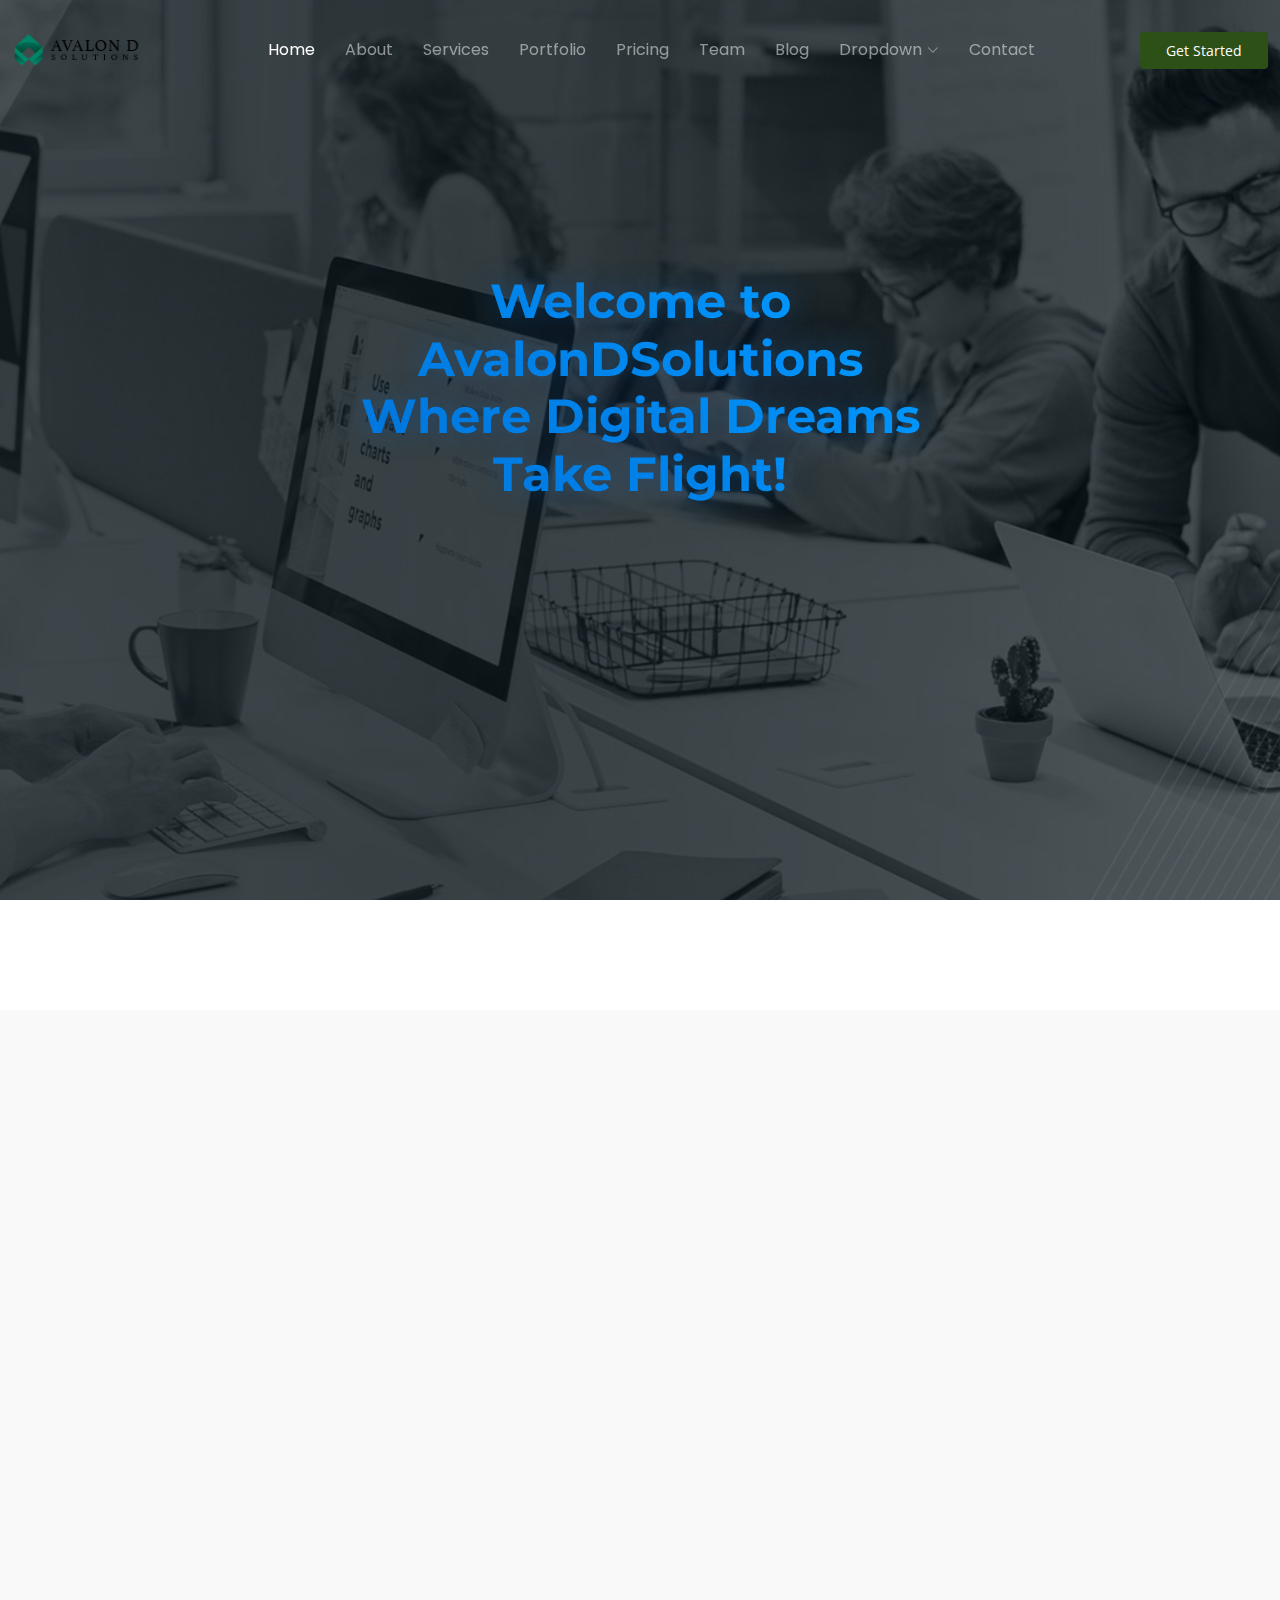
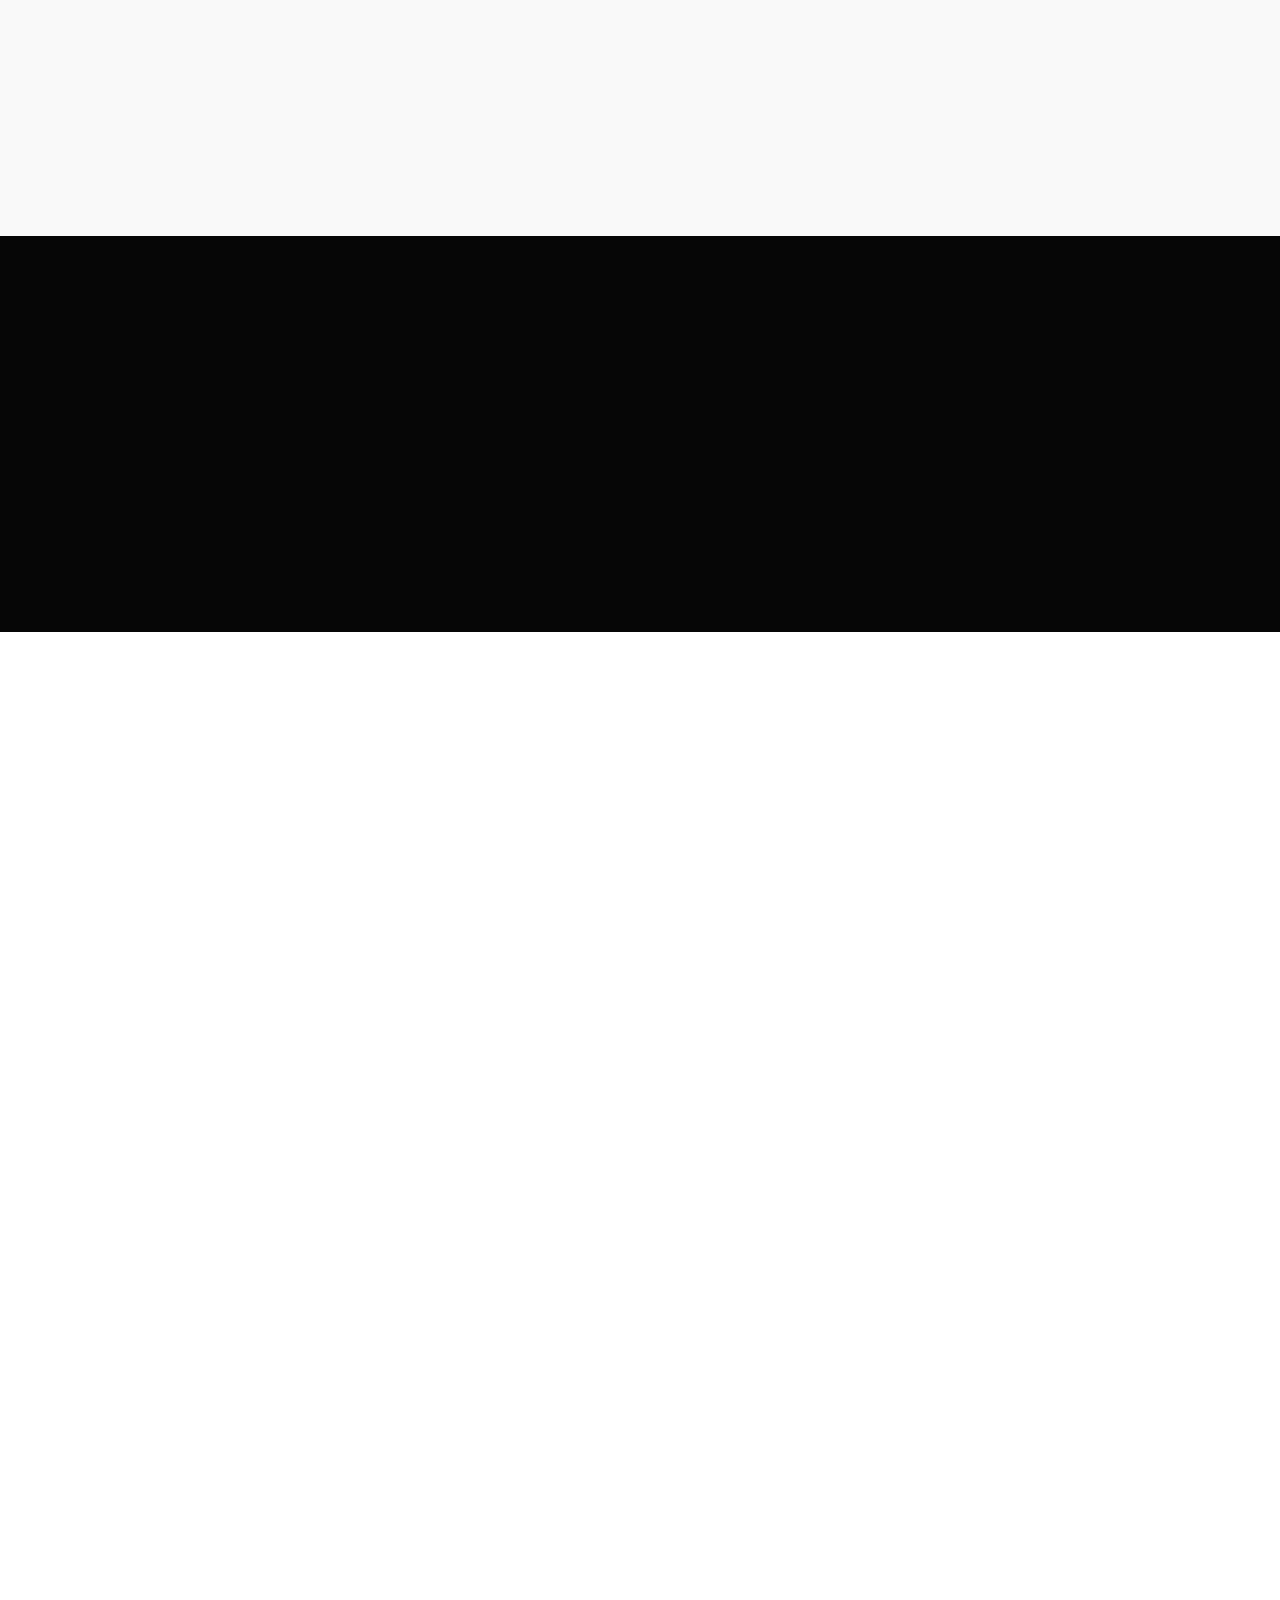
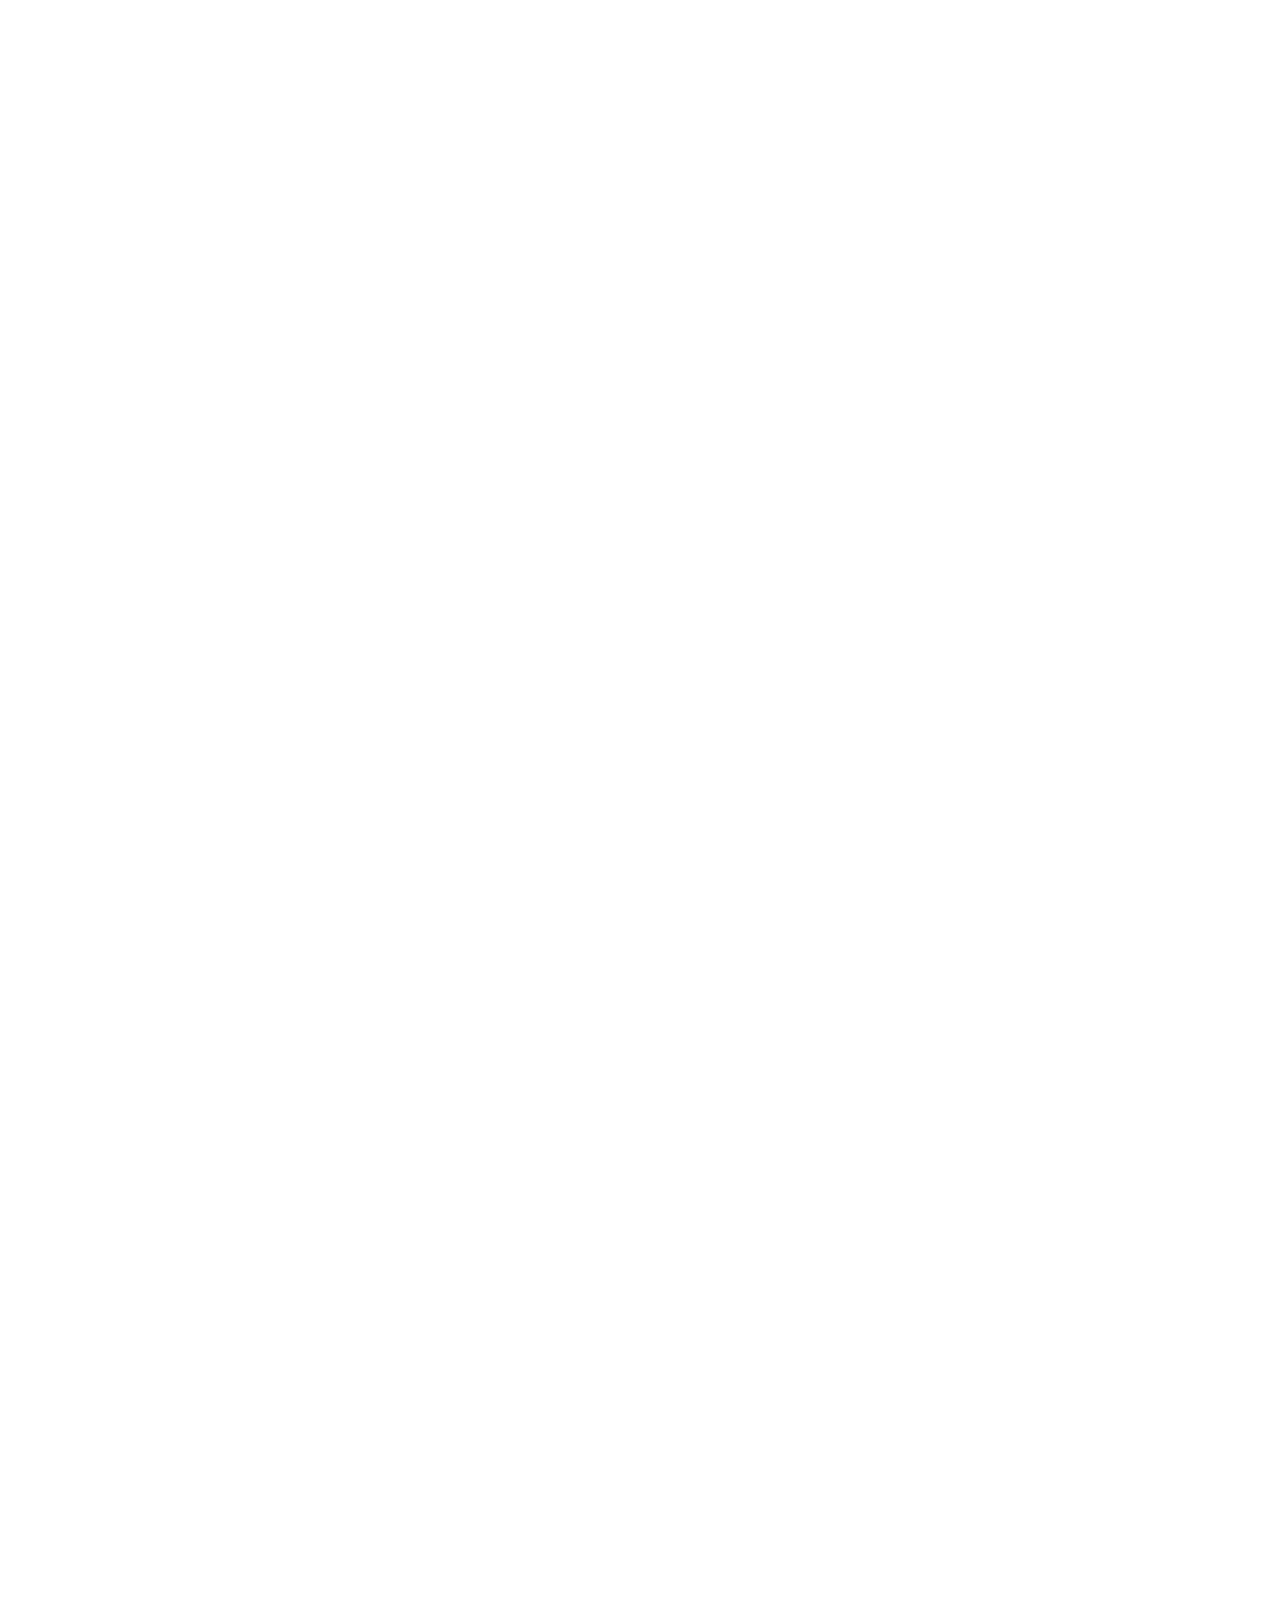
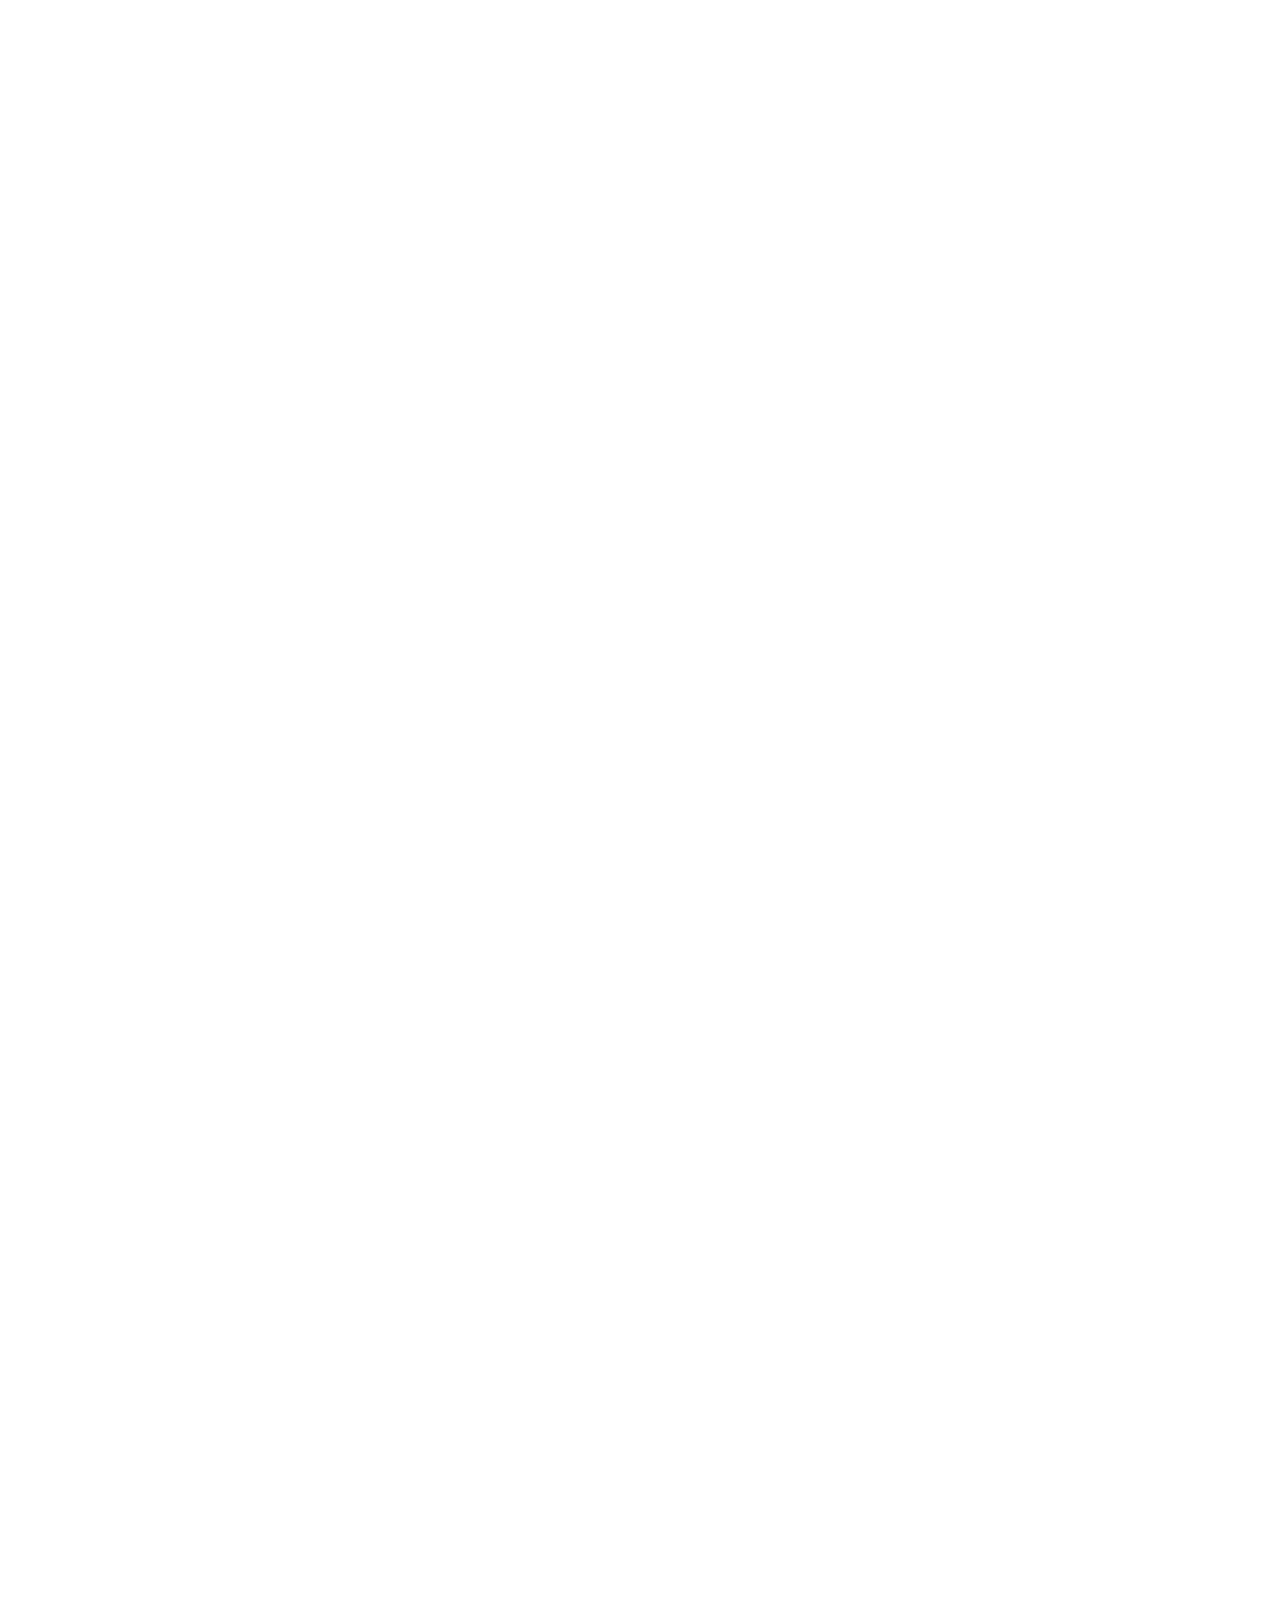
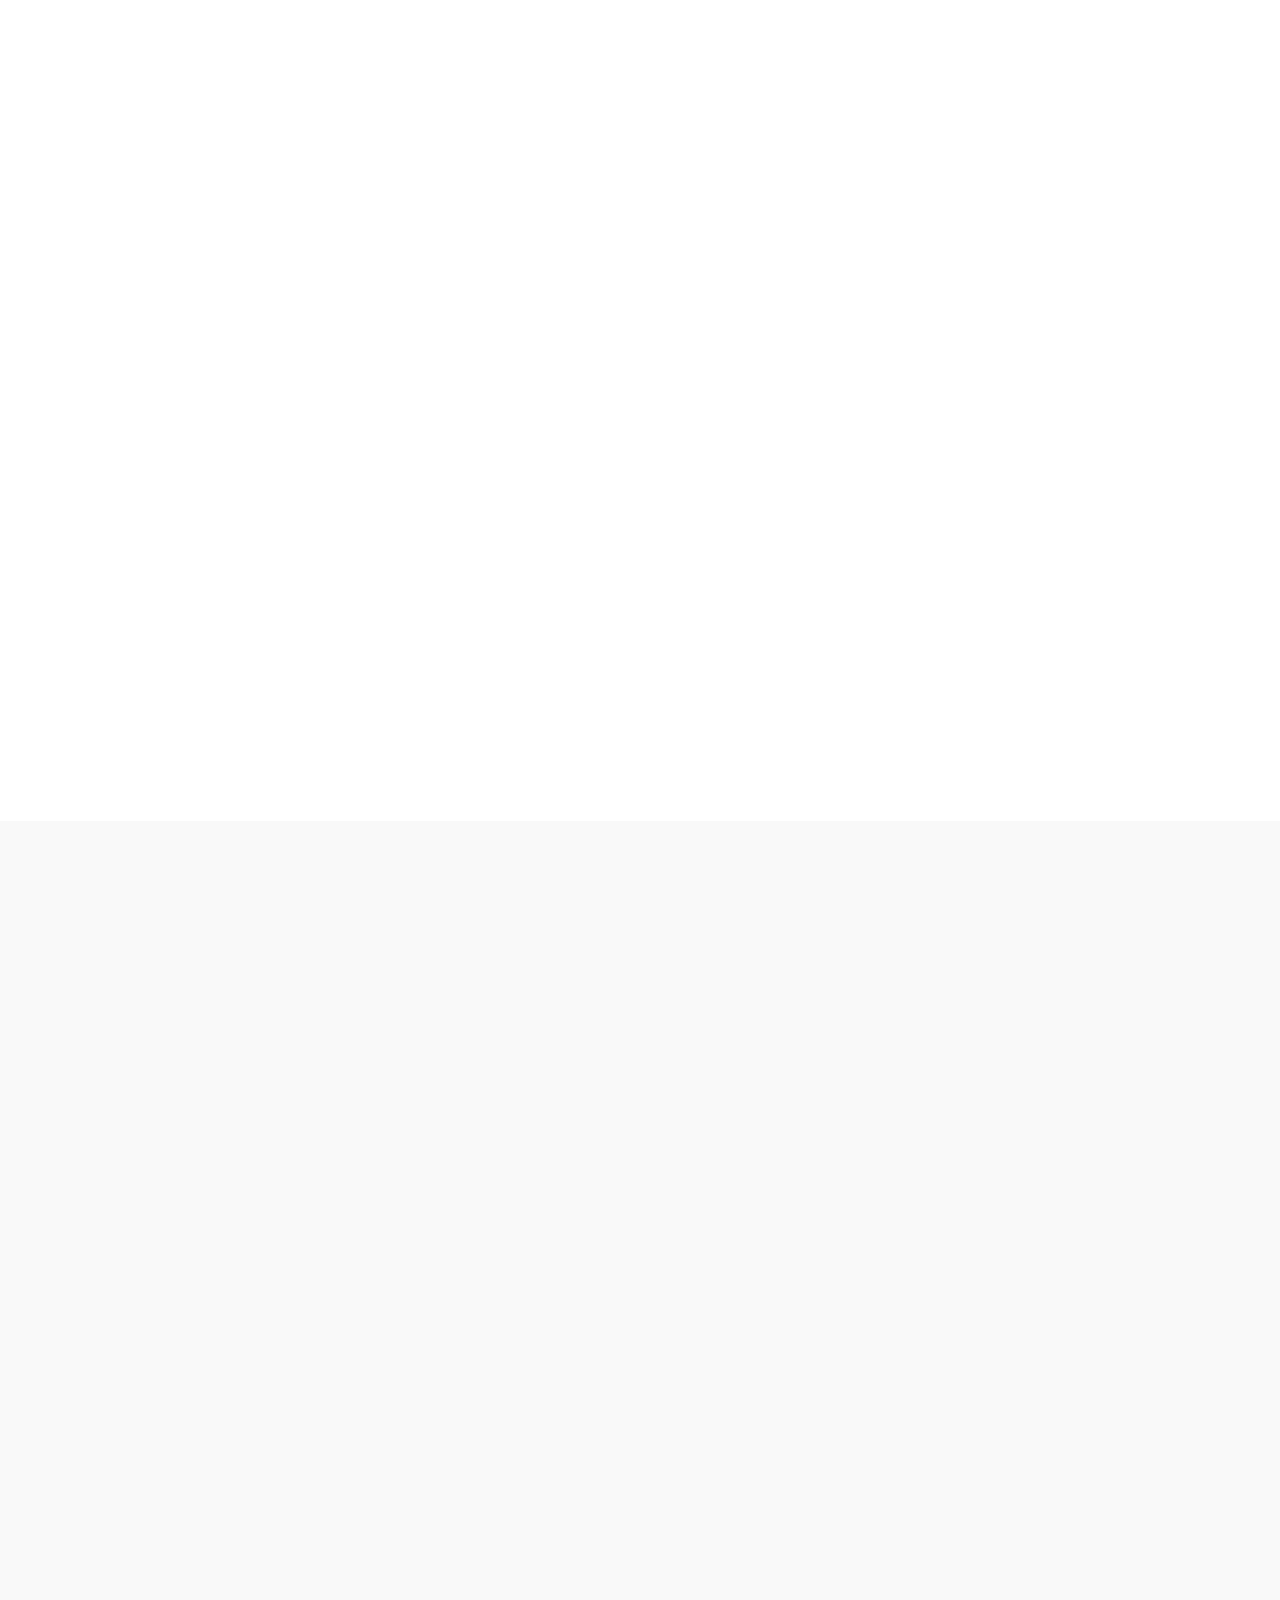
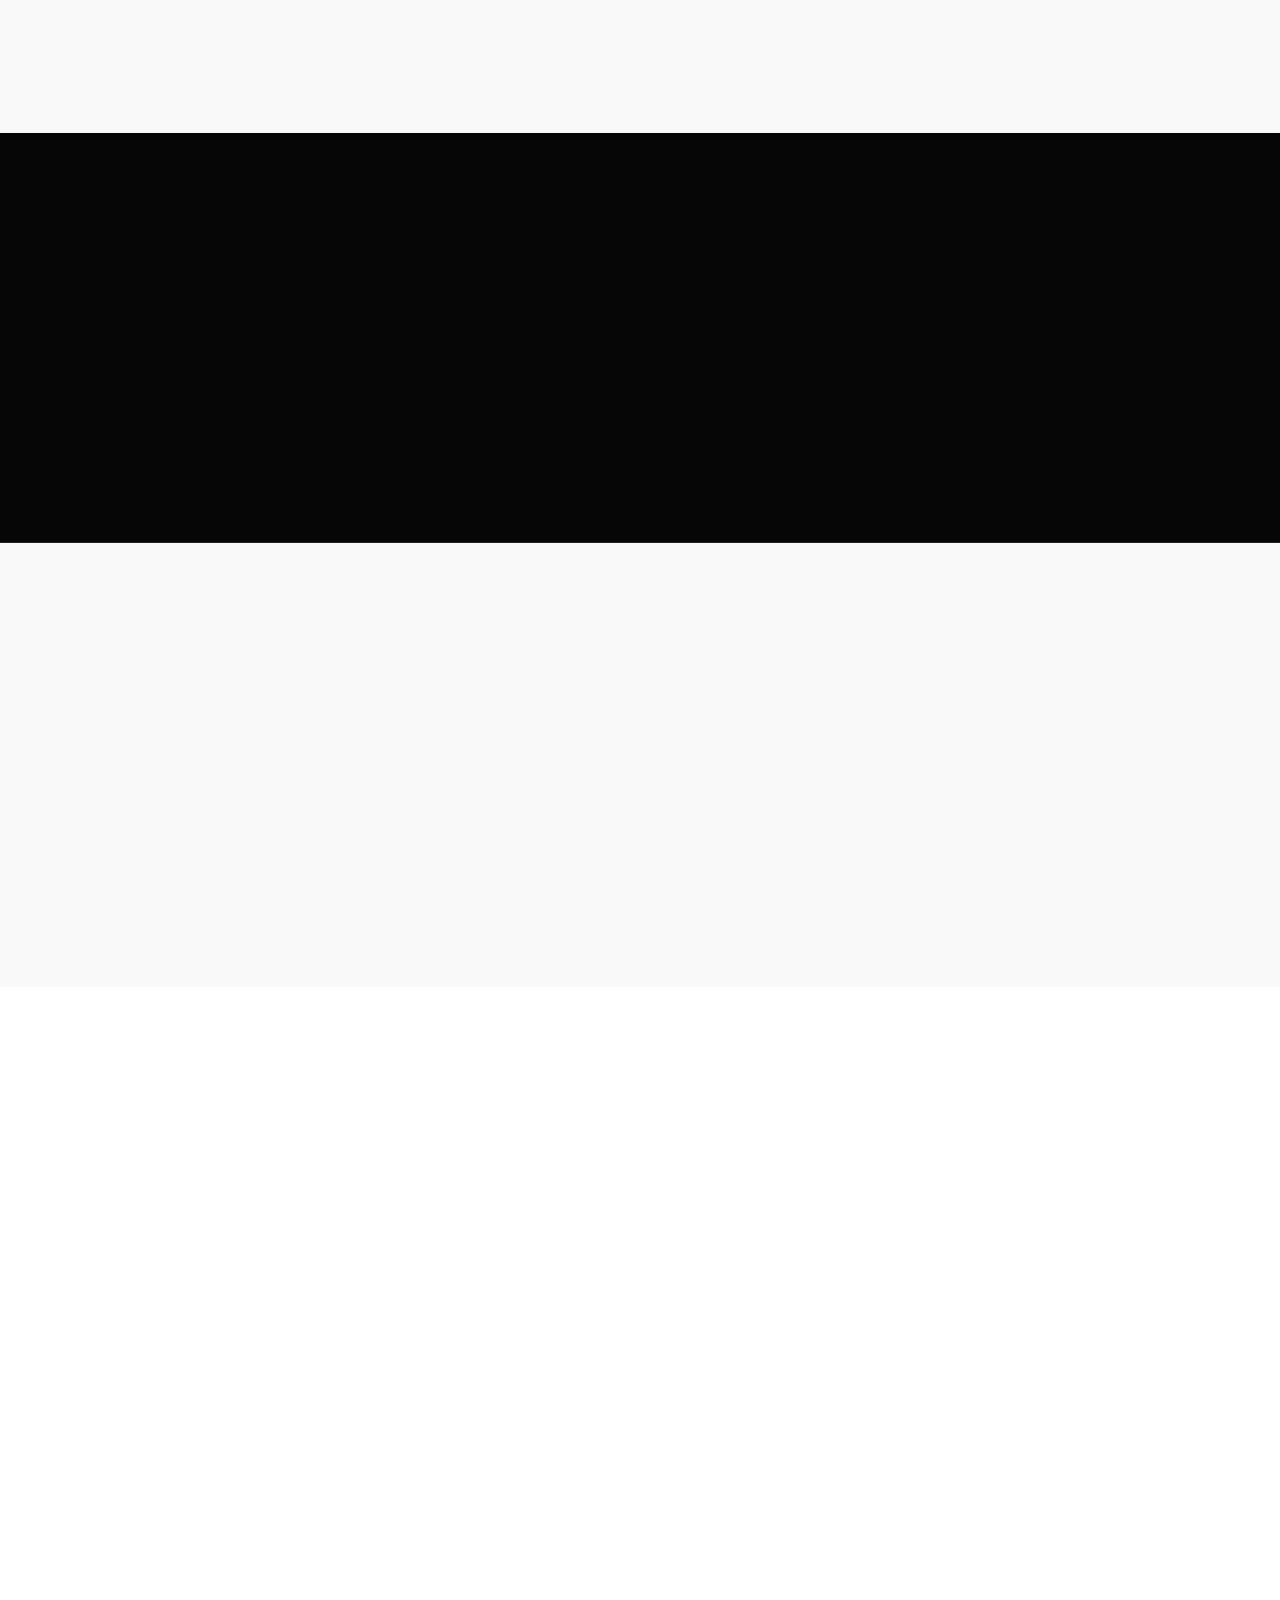
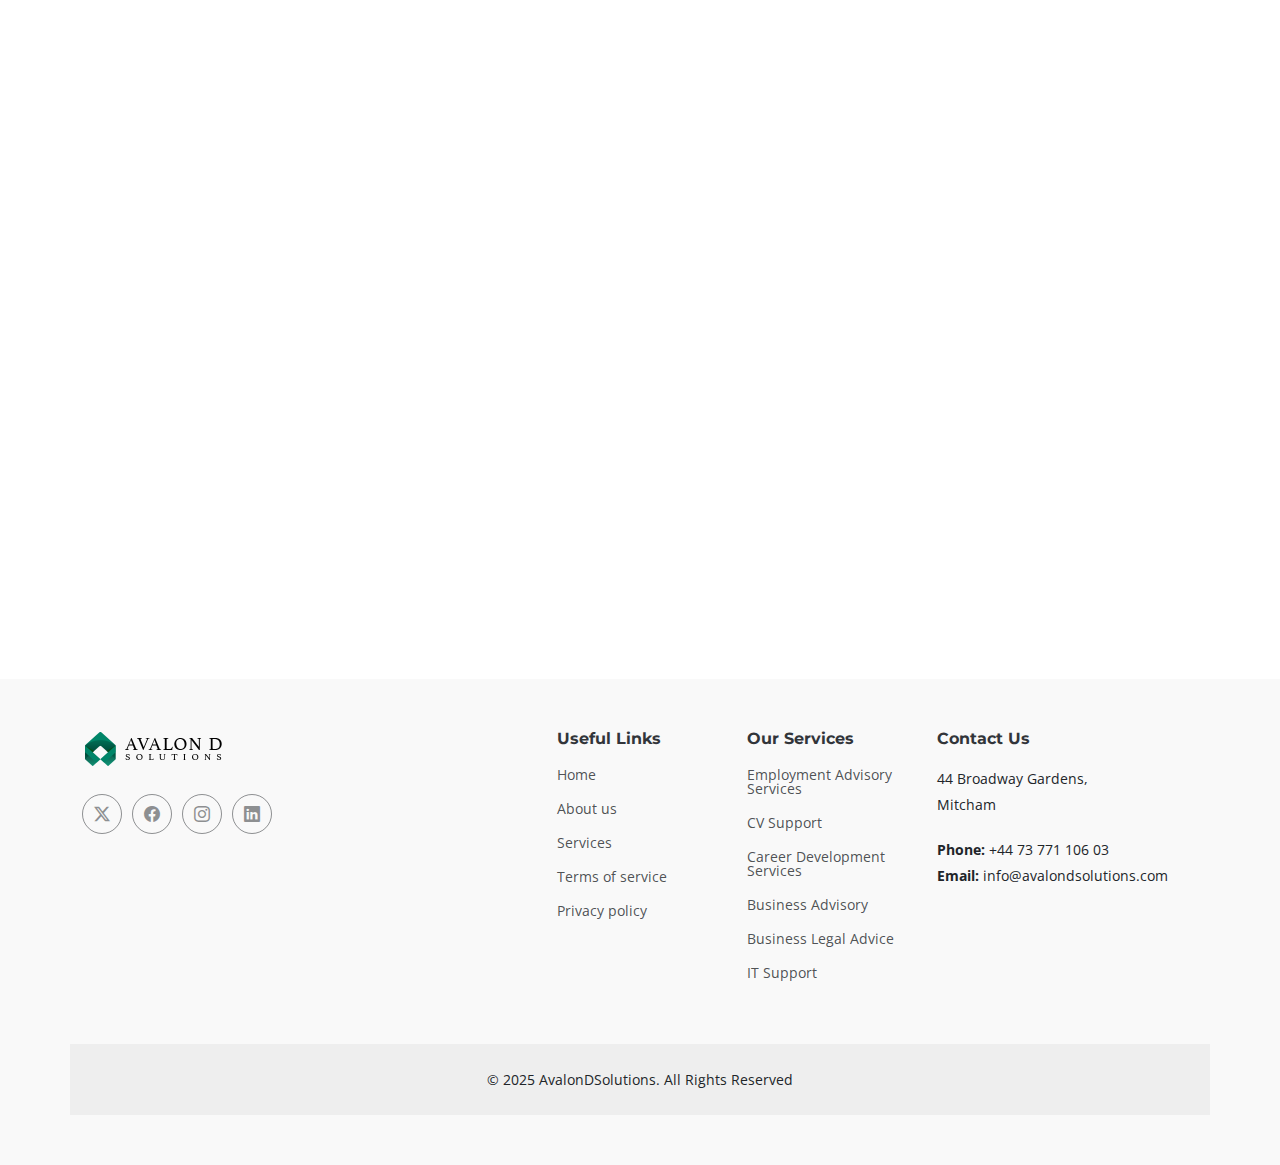
<file: index.html>
<!DOCTYPE html>
<html lang="en">

<head>
  <meta charset="utf-8">
  <meta content="width=device-width, initial-scale=1.0" name="viewport">
  <title>Avalon D Solutions</title>
  <meta name="description" content="">
  <meta name="keywords" content="">

  <!-- Favicons -->
  <link href="assets/img/favicon.png" rel="icon">
  <link href="assets/img/apple-touch-icon.png" rel="apple-touch-icon">

  <!-- Fonts -->
  <link href="https://fonts.googleapis.com" rel="preconnect">
  <link href="https://fonts.gstatic.com" rel="preconnect" crossorigin>
  <link href="https://fonts.googleapis.com/css2?family=Open+Sans:ital,wght@0,300;0,400;0,500;0,600;0,700;0,800;1,300;1,400;1,500;1,600;1,700;1,800&family=Montserrat:ital,wght@0,100;0,200;0,300;0,400;0,500;0,600;0,700;0,800;0,900;1,100;1,200;1,300;1,400;1,500;1,600;1,700;1,800;1,900&family=Poppins:ital,wght@0,100;0,200;0,300;0,400;0,500;0,600;0,700;0,800;0,900;1,100;1,200;1,300;1,400;1,500;1,600;1,700;1,800;1,900&display=swap" rel="stylesheet">

  <!-- Vendor CSS Files -->
  <link href="assets/vendor/bootstrap/css/bootstrap.min.css" rel="stylesheet">
  <link href="assets/vendor/bootstrap-icons/bootstrap-icons.css" rel="stylesheet">
  <link href="assets/vendor/aos/aos.css" rel="stylesheet">
  <link href="assets/vendor/glightbox/css/glightbox.min.css" rel="stylesheet">
  <link href="assets/vendor/swiper/swiper-bundle.min.css" rel="stylesheet">

  <!-- Main CSS File -->
  <link href="assets/css/main.css" rel="stylesheet">
</head>

<body class="index-page">

  <header id="header" class="header d-flex align-items-center fixed-top">
    <div class="container-fluid position-relative d-flex align-items-center justify-content-between">

      <a href="index.html" class="logo d-flex align-items-center me-auto me-xl-0">
        
         <img src="assets/img/avalon-d-solutions.png" alt=""> 
      </a>

      <nav id="navmenu" class="navmenu">
        <ul>
          <li><a href="index.html#hero" class="active">Home</a></li>
          <li><a href="index.html#about">About</a></li>
          <li><a href="index.html#services">Services</a></li>
          <li><a href="index.html#portfolio">Portfolio</a></li>
          <li><a href="index.html#pricing">Pricing</a></li>
          <li><a href="index.html#team">Team</a></li>
          <li><a href="blog.html">Blog</a></li>
          <li class="dropdown"><a href="#"><span>Dropdown</span> <i class="bi bi-chevron-down toggle-dropdown"></i></a>
            <ul>
              <li><a href="#">Dropdown 1</a></li>
              <li class="dropdown"><a href="#"><span>Deep Dropdown</span> <i class="bi bi-chevron-down toggle-dropdown"></i></a>
                <ul>
                  <li><a href="#">Deep Dropdown 1</a></li>
                  <li><a href="#">Deep Dropdown 2</a></li>
                  <li><a href="#">Deep Dropdown 3</a></li>
                  <li><a href="#">Deep Dropdown 4</a></li>
                  <li><a href="#">Deep Dropdown 5</a></li>
                </ul>
              </li>
              <li><a href="#">Dropdown 2</a></li>
              <li><a href="#">Dropdown 3</a></li>
              <li><a href="#">Dropdown 4</a></li>
            </ul>
          </li>
          <li><a href="index.html#contact">Contact</a></li>
        </ul>
        <i class="mobile-nav-toggle d-xl-none bi bi-list"></i>
      </nav>

      <a class="btn-getstarted" href="index.html#about">Get Started</a>

    </div>
  </header>

  <main class="main">

<section id="hero" class="hero section dark-background">
  <div class="overlay-content">
    <h1 class="welcome-title">Welcome to AvalonDSolutions <br>Where Digital Dreams Take Flight!</h1>
    <p class="welcome-subtitle">Empowering your success through innovative solutions and expert guidance</p>
    <button class="cta-button">Get Started</button>
  </div>
</section>

<style>
  /* Hero Section Styles */
  #hero {
    position: relative;
    height: 100vh;
    width: 100%;
    overflow: hidden;
    background-size: cover;
    background-position: center;
    background-repeat: no-repeat;
    transition: background-image 1s ease-in-out;
  }

  /* Overlay Content */
  .overlay-content {
    position: absolute;
    top: 50%;
    left: 50%;
    transform: translate(-50%, -50%);
    text-align: center;
    color: white;
    z-index: 2;
  }

  .overlay-content h1 {
    font-size: 3em;
    margin-bottom: 20px;
  }

  .welcome-title {
    font-size: 2.5em;
    font-weight: 700;
    margin-bottom: 15px;
    background: linear-gradient(45deg, #0066cc, #0099ff, #00ccff);
    background-size: 200% 200%;
    -webkit-background-clip: text;
    -webkit-text-fill-color: transparent;
    background-clip: text;
    animation: gradientShift 4s ease-in-out infinite, bounceIn 2s ease-out;
    text-shadow: 0 0 30px rgba(0, 102, 204, 0.4);
  }

  .welcome-subtitle {
    font-size: 1.2em;
    margin-bottom: 30px;
    color: #e6f3ff;
    opacity: 0;
    animation: slideInLeft 1.8s ease-out 0.6s forwards;
    font-weight: 300;
  }

  .cta-button {
    padding: 15px 35px;
    font-size: 1.1em;
    background: linear-gradient(45deg, #0066cc, #0099ff);
    color: white;
    border: none;
    cursor: pointer;
    border-radius: 50px;
    font-weight: 600;
    transition: all 0.3s ease;
    opacity: 0;
    animation: slideInRight 1.8s ease-out 1.2s forwards, float 3s ease-in-out infinite 3s;
    box-shadow: 0 4px 15px rgba(0, 102, 204, 0.4);
  }

  .cta-button:hover {
    transform: translateY(-3px) scale(1.05);
    box-shadow: 0 8px 25px rgba(0, 102, 204, 0.6);
    background: linear-gradient(45deg, #0099ff, #0066cc);
  }

  /* Keyframe Animations */
  @keyframes gradientShift {
    0%, 100% {
      background-position: 0% 50%;
    }
    50% {
      background-position: 100% 50%;
    }
  }

  @keyframes bounceIn {
    0% {
      opacity: 0;
      transform: scale(0.3) translateY(-50px);
    }
    50% {
      opacity: 1;
      transform: scale(1.05) translateY(0);
    }
    70% {
      transform: scale(0.9) translateY(0);
    }
    100% {
      opacity: 1;
      transform: scale(1) translateY(0);
    }
  }

  @keyframes slideInLeft {
    from {
      opacity: 0;
      transform: translateX(-100px);
    }
    to {
      opacity: 1;
      transform: translateX(0);
    }
  }

  @keyframes slideInRight {
    from {
      opacity: 0;
      transform: translateX(100px);
    }
    to {
      opacity: 1;
      transform: translateX(0);
    }
  }

  @keyframes float {
    0%, 100% {
      transform: translateY(0px);
    }
    50% {
      transform: translateY(-10px);
    }
  }

  .overlay-content button {
    padding: 10px 25px;
    font-size: 1em;
    background-color: #ff6600;
    color: white;
    border: none;
    cursor: pointer;
    border-radius: 5px;
  }
</style>

<script>
  const images = ["A.jpg", "B.jpg"];
  let index = 0;
  const heroSection = document.getElementById("hero");

  // Set initial background
  heroSection.style.backgroundImage = `url('assets/img/${images[index]}')`;

  setInterval(() => {
    index = (index + 1) % images.length;
    heroSection.style.backgroundImage = `url('assets/img/${images[index]}')`;
  }, 5000);
</script>


    <!-- Clients Section -->
    <section id="clients" class="clients section">

      <div class="container" data-aos="fade-up">

        <div class="row gy-4">

          <div class="col-xl-2 col-md-3 col-6 client-logo">
            <img src="assets/img/clients/client-1.png" class="img-fluid" alt="">
          </div><!-- End Client Item -->

          <div class="col-xl-2 col-md-3 col-6 client-logo">
            <img src="assets/img/clients/client-2.png" class="img-fluid" alt="">
          </div><!-- End Client Item -->

          <div class="col-xl-2 col-md-3 col-6 client-logo">
            <img src="assets/img/clients/client-3.png" class="img-fluid" alt="">
          </div><!-- End Client Item -->

          <div class="col-xl-2 col-md-3 col-6 client-logo">
            <img src="assets/img/clients/client-4.png" class="img-fluid" alt="">
          </div><!-- End Client Item -->

          <div class="col-xl-2 col-md-3 col-6 client-logo">
            <img src="assets/img/clients/client-5.png" class="img-fluid" alt="">
          </div><!-- End Client Item -->

          <div class="col-xl-2 col-md-3 col-6 client-logo">
            <img src="assets/img/clients/client-6.png" class="img-fluid" alt="">
          </div><!-- End Client Item -->

        </div>

      </div>

    </section><!-- /Clients Section -->

    <!-- About Section -->
    <section id="about" class="about section light-background">

      <div class="container" data-aos="fade-up" data-aos-delay="100">
        <div class="row align-items-xl-center gy-5">

          <div class="col-xl-5 content">
            <h3>About Us</h3>
            <h2>AVALON D SOLUTIONS</h2>
            <p>With Avalon D Solutions, you can reach your full potential as an individual or company. We offer personalized support at every stage of your career and business journey. Our team of experienced professionals can assist you with employment advisory, professional CV support, or career development services.</p>
            <a href="#" class="read-more"><span>Read More</span><i class="bi bi-arrow-right"></i></a>
          </div>

          <div class="col-xl-7">
            <div class="row gy-4 icon-boxes">

              <div class="col-md-6" data-aos="fade-up" data-aos-delay="200">
                <div class="icon-box">
                  <i class="bi bi-buildings"></i>
                  <h3>Proven Results</h3>
                  <p>
Our focus is on delivering measurable results that drive your career and business success.</p>
                </div>
              </div> <!-- End Icon Box -->

              <div class="col-md-6" data-aos="fade-up" data-aos-delay="300">
                <div class="icon-box">
                  <i class="bi bi-clipboard-pulse"></i>
                  <h3>Expert Team</h3>
                  <p>Our seasoned professionals offer employment advisory, career development, and business development.</p>
                </div>
              </div> <!-- End Icon Box -->

              <div class="col-md-6" data-aos="fade-up" data-aos-delay="400">
                <div class="icon-box">
                  <i class="bi bi-command"></i>
                  <h3>Personalized Approach</h3>
                  <p>We tailor our services to meet your specific needs and objectives.</p>
                </div>
              </div> <!-- End Icon Box -->

              <div class="col-md-6" data-aos="fade-up" data-aos-delay="500">
                <div class="icon-box">
                  <i class="bi bi-graph-up-arrow"></i>
                  <h3>Strategic Planning</h3>
                  <p>We help you identify opportunities, develop effective strategies, and implement growth plans.</p>
                </div>
              </div> <!-- End Icon Box -->

            </div>
          </div>

        </div>
      </div>

    </section><!-- /About Section -->

    <!-- Stats Section -->
    <section id="stats" class="stats section dark-background">

      <img src="assets/img/stats-bg.jpg" alt="" data-aos="fade-in">

      <div class="container position-relative" data-aos="fade-up" data-aos-delay="100">

        <div class="row gy-4">

          <div class="col-lg-3 col-md-6">
            <div class="stats-item text-center w-100 h-100">
              <span data-purecounter-start="0" data-purecounter-end="232" data-purecounter-duration="1" class="purecounter"></span>
              <p>Clients</p>
            </div>
          </div><!-- End Stats Item -->

          <div class="col-lg-3 col-md-6">
            <div class="stats-item text-center w-100 h-100">
              <span data-purecounter-start="0" data-purecounter-end="521" data-purecounter-duration="1" class="purecounter"></span>
              <p>Projects</p>
            </div>
          </div><!-- End Stats Item -->

          <div class="col-lg-3 col-md-6">
            <div class="stats-item text-center w-100 h-100">
              <span data-purecounter-start="0" data-purecounter-end="1453" data-purecounter-duration="1" class="purecounter"></span>
              <p>Hours Of Support</p>
            </div>
          </div><!-- End Stats Item -->

          <div class="col-lg-3 col-md-6">
            <div class="stats-item text-center w-100 h-100">
              <span data-purecounter-start="0" data-purecounter-end="32" data-purecounter-duration="1" class="purecounter"></span>
              <p>Workers</p>
            </div>
          </div><!-- End Stats Item -->

        </div>

      </div>

    </section><!-- /Stats Section -->

    <!-- Services Section -->
    <section id="services" class="services section">

      <!-- Section Title -->
      <div class="container section-title" data-aos="fade-up">
        <h2>Services</h2>
        <p>We Offer a Wide
Variety of IT Services</p>
      </div><!-- End Section Title -->

      <div class="container">

        <div class="row gy-4">

          <div class="col-lg-6 " data-aos="fade-up" data-aos-delay="100">
            <div class="service-item d-flex">
              <div class="icon flex-shrink-0"><i class="bi bi-briefcase"></i></div>
              <div>
                <h4 class="title"><a href="services-details.html" class="stretched-link">Employment Advisory Services</a></h4>
                <p class="description">Navigating the job market can be challenging. You can count on our employment advisory services to help you find the job of your dreams.</p>
              </div>
            </div>
          </div>
          <!-- End Service Item -->

          <div class="col-lg-6 " data-aos="fade-up" data-aos-delay="200">
            <div class="service-item d-flex">
              <div class="icon flex-shrink-0"><i class="bi bi-card-checklist"></i></div>
              <div>
                <h4 class="title"><a href="services-details.html" class="stretched-link">CV Support</a></h4>
                <p class="description">First impressions are often formed by your CV. Your CV will be polished, professional, and tailored to your job application by our CV support service.</p>
              </div>
            </div>
          </div><!-- End Service Item -->

          <div class="col-lg-6 " data-aos="fade-up" data-aos-delay="300">
            <div class="service-item d-flex">
              <div class="icon flex-shrink-0"><i class="bi bi-bar-chart"></i></div>
              <div>
                <h4 class="title"><a href="services-details.html" class="stretched-link">Career Development Services</a></h4>
                <p class="description">If you're looking to advance in your current career or pivot into a new field, our career development services can help.</p>
              </div>
            </div>
          </div><!-- End Service Item -->

          <div class="col-lg-6 " data-aos="fade-up" data-aos-delay="400">
            <div class="service-item d-flex">
              <div class="icon flex-shrink-0"><i class="bi bi-binoculars"></i></div>
              <div>
                <h4 class="title"><a href="services-details.html" class="stretched-link">Business Development Services</a></h4>
                <p class="description">Growing a business requires strategic planning and execution. To drive growth, we help you identify opportunities, develop effective strategies, and implement plans.

</p>
              </div>
            </div>
          </div><!-- End Service Item -->

          <div class="col-lg-6 " data-aos="fade-up" data-aos-delay="500">
            <div class="service-item d-flex">
              <div class="icon flex-shrink-0"><i class="bi bi-brightness-high"></i></div>
              <div>
                <h4 class="title"><a href="services-details.html" class="stretched-link">Business Development and Legal Advice</a></h4>
                <p class="description">It can be challenging to navigate the legal landscape of business development. As your business grows, we will ensure that it remains compliant while providing legal advice.</p>
              </div>
            </div>
          </div><!-- End Service Item -->

          <div class="col-lg-6 " data-aos="fade-up" data-aos-delay="600">
            <div class="service-item d-flex">
              <div class="icon flex-shrink-0"><i class="bi bi-calendar4-week"></i></div>
              <div>
                <h4 class="title"><a href="services-details.html" class="stretched-link">Business Digital Support</a></h4>
                <p class="description">Online presence is essential in the digital age. We offer expertise in digital marketing, social media strategy, website development, and more to help your business succeed in the digital environment.</p>
              </div>
            </div>
          </div><!-- End Service Item -->

        </div>

      </div>

    </section><!-- /Services Section -->

    <!-- Features Section -->
    <section id="features" class="features section">

      <!-- Section Title -->
      <div class="container section-title" data-aos="fade-up">
        <h2>Features</h2>
        <p>Get your professional CV crafted by experts — Have your polished Web Site drafted by engineers </p>
      </div><!-- End Section Title -->

      <div class="container">

        <div class="row gy-4 align-items-center features-item">
          <div class="col-lg-5 order-2 order-lg-1" data-aos="fade-up" data-aos-delay="200">
            <h3>Tailored Websites and Porfolios for every business — from tech to teaching, we’ve got you covered</h3>
            <p>
              Professionally structured web sites tailored for different careers — because every business deserves a website that stands out.
            </p>
            <a href="#" class="btn btn-get-started">Get Started</a>
          </div>
          <div class="col-lg-7 order-1 order-lg-2 d-flex align-items-center" data-aos="zoom-out" data-aos-delay="100">
            <div class="image-stack">
              <img src="assets/img/home5.png" alt="" class="stack-front">
              <img src="assets/img/home6.png" alt="" class="stack-back">
            </div>
          </div>
        </div><!-- Features Item -->

        <div class="row gy-4 align-items-stretch justify-content-between features-item ">
          <div class="col-lg-6 d-flex align-items-center features-img-bg" data-aos="zoom-out">
            <img src="assets/img/featurescv.jpg" class="img-fluid" alt="">
          </div>
          <div class="col-lg-5 d-flex justify-content-center flex-column" data-aos="fade-up">
            <h3>Professional & Global Appeal</h3>
            <p>Wherever you’re applying, we craft your CV to speak the language of the region.</p>
            <a href="#" class="btn btn-get-started align-self-start">Get Started</a>
          </div>
        </div><!-- Features Item -->

      </div>

    </section><!-- /Features Section -->

    <!-- Portfolio Section -->
    <section id="portfolio" class="portfolio section">

      <!-- Section Title -->
      <div class="container section-title" data-aos="fade-up">
        <h2>Portfolio</h2>
      </div><!-- End Section Title -->

      <div class="container">

        <div class="isotope-layout" data-default-filter="*" data-layout="masonry" data-sort="original-order">

          <ul class="portfolio-filters isotope-filters" data-aos="fade-up" data-aos-delay="100">
            <li data-filter="*" class="filter-active">All</li>
            <li data-filter=".filter-app">App</li>
            <li data-filter=".filter-product">Card</li>
            <li data-filter=".filter-branding">Web</li>
          </ul><!-- End Portfolio Filters -->

          <div class="row gy-4 isotope-container" data-aos="fade-up" data-aos-delay="200">

            <div class="col-lg-4 col-md-6 portfolio-item isotope-item filter-app">
              <img src="assets/img/masonry-portfolio/masonry-portfolio-1.jpg" class="img-fluid" alt="">
              <div class="portfolio-info">
                <h4>App 1</h4>
                <p>TEST</p>
                <a href="assets/img/masonry-portfolio/masonry-portfolio-1.jpg" title="App 1" data-gallery="portfolio-gallery-app" class="glightbox preview-link"><i class="bi bi-zoom-in"></i></a>
                <a href="portfolio-details.html" title="More Details" class="details-link"><i class="bi bi-link-45deg"></i></a>
              </div>
            </div><!-- End Portfolio Item -->

            <div class="col-lg-4 col-md-6 portfolio-item isotope-item filter-product">
              <img src="assets/img/masonry-portfolio/masonry-portfolio-2.jpg" class="img-fluid" alt="">
              <div class="portfolio-info">
                <h4>Product 1</h4>
                <p>TEST</p>
                <a href="assets/img/masonry-portfolio/masonry-portfolio-2.jpg" title="Product 1" data-gallery="portfolio-gallery-product" class="glightbox preview-link"><i class="bi bi-zoom-in"></i></a>
                <a href="portfolio-details.html" title="More Details" class="details-link"><i class="bi bi-link-45deg"></i></a>
              </div>
            </div><!-- End Portfolio Item -->

            <div class="col-lg-4 col-md-6 portfolio-item isotope-item filter-branding">
              <img src="assets/img/masonry-portfolio/masonry-portfolio-3.jpg" class="img-fluid" alt="">
              <div class="portfolio-info">
                <h4>Branding 1</h4>
                <p>TEST</p>
                <a href="assets/img/masonry-portfolio/masonry-portfolio-3.jpg" title="Branding 1" data-gallery="portfolio-gallery-branding" class="glightbox preview-link"><i class="bi bi-zoom-in"></i></a>
                <a href="portfolio-details.html" title="More Details" class="details-link"><i class="bi bi-link-45deg"></i></a>
              </div>
            </div><!-- End Portfolio Item -->

            <div class="col-lg-4 col-md-6 portfolio-item isotope-item filter-app">
              <img src="assets/img/masonry-portfolio/masonry-portfolio-4.jpg" class="img-fluid" alt="">
              <div class="portfolio-info">
                <h4>App 2</h4>
                <p>TEST</p>
                <a href="assets/img/masonry-portfolio/masonry-portfolio-4.jpg" title="App 2" data-gallery="portfolio-gallery-app" class="glightbox preview-link"><i class="bi bi-zoom-in"></i></a>
                <a href="portfolio-details.html" title="More Details" class="details-link"><i class="bi bi-link-45deg"></i></a>
              </div>
            </div><!-- End Portfolio Item -->

            <div class="col-lg-4 col-md-6 portfolio-item isotope-item filter-product">
              <img src="assets/img/masonry-portfolio/masonry-portfolio-5.jpg" class="img-fluid" alt="">
              <div class="portfolio-info">
                <h4>Product 2</h4>
                <p>TEST</p>
                <a href="assets/img/masonry-portfolio/masonry-portfolio-5.jpg" title="Product 2" data-gallery="portfolio-gallery-product" class="glightbox preview-link"><i class="bi bi-zoom-in"></i></a>
                <a href="portfolio-details.html" title="More Details" class="details-link"><i class="bi bi-link-45deg"></i></a>
              </div>
            </div><!-- End Portfolio Item -->

            <div class="col-lg-4 col-md-6 portfolio-item isotope-item filter-branding">
              <img src="assets/img/masonry-portfolio/masonry-portfolio-6.jpg" class="img-fluid" alt="">
              <div class="portfolio-info">
                <h4>Branding 2</h4>
                <p>TEST</p>
                <a href="assets/img/masonry-portfolio/masonry-portfolio-6.jpg" title="Branding 2" data-gallery="portfolio-gallery-branding" class="glightbox preview-link"><i class="bi bi-zoom-in"></i></a>
                <a href="portfolio-details.html" title="More Details" class="details-link"><i class="bi bi-link-45deg"></i></a>
              </div>
            </div><!-- End Portfolio Item -->

            <div class="col-lg-4 col-md-6 portfolio-item isotope-item filter-app">
              <img src="assets/img/masonry-portfolio/masonry-portfolio-7.jpg" class="img-fluid" alt="">
              <div class="portfolio-info">
                <h4>App 3</h4>
                <p>TEST</p>
                <a href="assets/img/masonry-portfolio/masonry-portfolio-7.jpg" title="App 3" data-gallery="portfolio-gallery-app" class="glightbox preview-link"><i class="bi bi-zoom-in"></i></a>
                <a href="portfolio-details.html" title="More Details" class="details-link"><i class="bi bi-link-45deg"></i></a>
              </div>
            </div><!-- End Portfolio Item -->

            <div class="col-lg-4 col-md-6 portfolio-item isotope-item filter-product">
              <img src="assets/img/masonry-portfolio/masonry-portfolio-8.jpg" class="img-fluid" alt="">
              <div class="portfolio-info">
                <h4>Product 3</h4>
                <p>TEST</p>
                <a href="assets/img/masonry-portfolio/masonry-portfolio-8.jpg" title="Product 3" data-gallery="portfolio-gallery-product" class="glightbox preview-link"><i class="bi bi-zoom-in"></i></a>
                <a href="portfolio-details.html" title="More Details" class="details-link"><i class="bi bi-link-45deg"></i></a>
              </div>
            </div><!-- End Portfolio Item -->

            <div class="col-lg-4 col-md-6 portfolio-item isotope-item filter-branding">
              <img src="assets/img/masonry-portfolio/masonry-portfolio-9.jpg" class="img-fluid" alt="">
              <div class="portfolio-info">
                <h4>Branding 3</h4>
                <p>TEST</p>
                <a href="assets/img/masonry-portfolio/masonry-portfolio-9.jpg" title="Branding 2" data-gallery="portfolio-gallery-branding" class="glightbox preview-link"><i class="bi bi-zoom-in"></i></a>
                <a href="portfolio-details.html" title="More Details" class="details-link"><i class="bi bi-link-45deg"></i></a>
              </div>
            </div><!-- End Portfolio Item -->

          </div><!-- End Portfolio Container -->

        </div>

      </div>

    </section><!-- /Portfolio Section -->

    <!-- Pricing Section -->
    <section id="pricing" class="pricing section">

      <!-- Section Title -->
      <div class="container section-title" data-aos="fade-up">
        <h2>Pricing</h2>
      </div><!-- End Section Title -->

      <div class="container" data-aos="zoom-in" data-aos-delay="100">

        <div class="row g-4">

          <div class="col-lg-4">
            <div class="pricing-item">
              <h3>Free Plan</h3>
              <div class="icon">
                <i class="bi bi-box"></i>
              </div>
              <h4><sup>$</sup>0<span> / month</span></h4>
              <ul>
                <li><i class="bi bi-check"></i> <span>CV Support</span></li>
                <li><i class="bi bi-check"></i> <span>Career Development Services</span></li>
                <li><i class="bi bi-check"></i> <span>Business Advisory</span></li>
                <li class="na"><i class="bi bi-x"></i> <span>Business Legal Advice</span></li>
                <li class="na"><i class="bi bi-x"></i> <span>IT Support</span></li>
              </ul>
              <div class="text-center"><a href="pricing-payment.html?plan=free" class="buy-btn">Buy Now</a></div>
            </div>
          </div><!-- End Pricing Item -->

          <div class="col-lg-4">
            <div class="pricing-item featured">
              <h3>Business Plan</h3>
              <div class="icon">
                <i class="bi bi-rocket"></i>
              </div>

              <h4><sup>$</sup>29<span> / month</span></h4>
              <ul>
                <li><i class="bi bi-check"></i> <span>CV Support</span></li>
                <li><i class="bi bi-check"></i> <span>Career Development Services</span></li>
                <li><i class="bi bi-check"></i> <span>Business Advisory</span></li>
                <li><i class="bi bi-check"></i> <span>Business Legal Advise</span></li>
                <li class="na"><i class="bi bi-x"></i> <span>IT Support</span></li>
              </ul>
              <div class="text-center"><a href="pricing-payment.html?plan=business" class="buy-btn">Buy Now</a></div>
            </div>
          </div><!-- End Pricing Item -->

          <div class="col-lg-4">
            <div class="pricing-item">
              <h3>Developer Plan</h3>
              <div class="icon">
                <i class="bi bi-send"></i>
              </div>
              <h4><sup>$</sup>49<span> / month</span></h4>
              <ul>
                <li><i class="bi bi-check"></i> <span>CV Support</span></li>
                <li><i class="bi bi-check"></i> <span>Career Development Services</span></li>
                <li><i class="bi bi-check"></i> <span>Business Advisory</span></li>
                <li><i class="bi bi-check"></i> <span>Business Legal Advise</span></li>
                <li><i class="bi bi-check"></i> <span>IT Support</span></li>
              </ul>
              <div class="text-center"><a href="pricing-payment.html?plan=developer" class="buy-btn">Buy Now</a></div>
            </div>
          </div><!-- End Pricing Item -->

        </div>

      </div>

    </section><!-- /Pricing Section -->

    <!-- Faq Section -->
    <section id="faq" class="faq section">

      <div class="container">

        <div class="row gy-4">

          <div class="col-lg-4" data-aos="fade-up" data-aos-delay="100">
            <div class="content px-xl-5">
              <h3><span>Frequently Asked </span><strong>Questions</strong></h3>
            </div>
          </div>

          <div class="col-lg-8" data-aos="fade-up" data-aos-delay="200">

            <div class="faq-container">
              <div class="faq-item faq-active">
                <h3><span class="num">1.</span> <span>What services does Avalon D Solutions offer for employment advisory?</span></h3>
                <div class="faq-content">
                  <p>We provide personalized job search strategies, CV and cover letter reviews, interview preparation, career transition support, salary negotiation tips, and more to help you secure your desired role.</p>
                </div>
                <i class="faq-toggle bi bi-chevron-right"></i>
              </div><!-- End Faq item-->

              <div class="faq-item">
                <h3><span class="num">2.</span> <span>How can Avalon D Solutions help me improve my CV?</span></h3>
                <div class="faq-content">
                  <p>Our experts review your CV and provide detailed feedback on formatting, content, and structure, ensuring it effectively highlights your skills and accomplishments to stand out to employers.</p>
                </div>
                <i class="faq-toggle bi bi-chevron-right"></i>
              </div><!-- End Faq item-->

              <div class="faq-item">
                <h3><span class="num">3.</span> <span>Do you offer interview coaching?</span></h3>
                <div class="faq-content">
                  <p>Yes, we offer mock interviews and personalized coaching sessions to help you prepare for interviews, improve your communication skills, and build confidence.</p>
                </div>
                <i class="faq-toggle bi bi-chevron-right"></i>
              </div><!-- End Faq item-->

              <div class="faq-item">
                <h3><span class="num">4.</span> <span>How long does the employment advisory process take?</span></h3>
                <div class="faq-content">
                  <p>The timeline varies depending on your goals and needs. Some clients may need short-term support, while others benefit from ongoing guidance. We work at your pace to achieve your desired outcomes.</p>
                </div>
                <i class="faq-toggle bi bi-chevron-right"></i>
              </div><!-- End Faq item-->

          </div>
        </div>

      </div>

    </section><!-- /Faq Section -->

    <!-- Team Section -->
    <section id="team" class="team section light-background">

      <!-- Section Title -->
      <div class="container section-title" data-aos="fade-up">
        <h2>Team</h2>
        <p>Meet the AvalonDSolutions Family</p>
      </div><!-- End Section Title -->

      <div class="container">

        <div class="row gy-5">

          <div class="col-lg-4 col-md-6 member" data-aos="fade-up" data-aos-delay="100">
            <div class="member-img">
              <img src="assets/img/team/team-1.jpg" class="img-fluid" alt="">
              <div class="social">
                <a href="#"><i class="bi bi-twitter-x"></i></a>
                <a href="#"><i class="bi bi-facebook"></i></a>
                <a href="#"><i class="bi bi-instagram"></i></a>
                <a href="#"><i class="bi bi-linkedin"></i></a>
              </div>
            </div>
            <div class="member-info text-center">
              <h4>TEST</h4>
              <span>Chief Executive Officer</span>
              <p>TEST</p>
            </div>
          </div><!-- End Team Member -->

          <div class="col-lg-4 col-md-6 member" data-aos="fade-up" data-aos-delay="200">
            <div class="member-img">
              <img src="assets/img/team/team-2.jpg" class="img-fluid" alt="">
              <div class="social">
                <a href="#"><i class="bi bi-twitter-x"></i></a>
                <a href="#"><i class="bi bi-facebook"></i></a>
                <a href="#"><i class="bi bi-instagram"></i></a>
                <a href="#"><i class="bi bi-linkedin"></i></a>
              </div>
            </div>
            <div class="member-info text-center">
              <h4>TEST</h4>
              <span>Product Manager</span>
              <p>TEST</p>
            </div>
          </div><!-- End Team Member -->

          <div class="col-lg-4 col-md-6 member" data-aos="fade-up" data-aos-delay="300">
            <div class="member-img">
              <img src="assets/img/team/team-3.jpg" class="img-fluid" alt="">
              <div class="social">
                <a href="#"><i class="bi bi-twitter-x"></i></a>
                <a href="#"><i class="bi bi-facebook"></i></a>
                <a href="#"><i class="bi bi-instagram"></i></a>
                <a href="#"><i class="bi bi-linkedin"></i></a>
              </div>
            </div>
            <div class="member-info text-center">
              <h4>TEST</h4>
              <span>CEO</span>
              <p>TEST</p>
            </div>
          </div><!-- End Team Member -->

          <div class="col-lg-4 col-md-6 member" data-aos="fade-up" data-aos-delay="400">
            <div class="member-img">
              <img src="assets/img/team/team-4.jpg" class="img-fluid" alt="">
              <div class="social">
                <a href="#"><i class="bi bi-twitter-x"></i></a>
                <a href="#"><i class="bi bi-facebook"></i></a>
                <a href="#"><i class="bi bi-instagram"></i></a>
                <a href="#"><i class="bi bi-linkedin"></i></a>
              </div>
            </div>
            <div class="member-info text-center">
              <h4>TEST</h4>
              <span>Accountant</span>
              <p>TEST</p>
            </div>
          </div><!-- End Team Member -->

          <div class="col-lg-4 col-md-6 member" data-aos="fade-up" data-aos-delay="500">
            <div class="member-img">
              <img src="assets/img/team/team-5.jpg" class="img-fluid" alt="">
              <div class="social">
                <a href="#"><i class="bi bi-twitter-x"></i></a>
                <a href="#"><i class="bi bi-facebook"></i></a>
                <a href="#"><i class="bi bi-instagram"></i></a>
                <a href="#"><i class="bi bi-linkedin"></i></a>
              </div>
            </div>
            <div class="member-info text-center">
              <h4>TEST</h4>
              <span>Marketing</span>
              <p>TEST</p>
            </div>
          </div><!-- End Team Member -->

          <div class="col-lg-4 col-md-6 member" data-aos="fade-up" data-aos-delay="600">
            <div class="member-img">
              <img src="assets/img/team/team-6.jpg" class="img-fluid" alt="">
              <div class="social">
                <a href="#"><i class="bi bi-twitter-x"></i></a>
                <a href="#"><i class="bi bi-facebook"></i></a>
                <a href="#"><i class="bi bi-instagram"></i></a>
                <a href="#"><i class="bi bi-linkedin"></i></a>
              </div>
            </div>
            <div class="member-info text-center">
              <h4>TEST</h4>
              <span>Operation</span>
              <p>TEST</p>
            </div>
          </div><!-- End Team Member -->

        </div>

      </div>

    </section><!-- /Team Section -->

    <!-- Call To Action Section -->
    <section id="call-to-action" class="call-to-action section dark-background">

      <img src="assets/img/cta-bg.jpg" alt="">

      <div class="container">
        <div class="row justify-content-center" data-aos="zoom-in" data-aos-delay="100">
          <div class="col-xl-10">
            <div class="text-center">
              <h3>Find more about us</h3>
              <p>Our vision is to be a leading provider of career and business development services, recognized for our dedication to excellence, innovation, and client satisfaction. We aspire to create a lasting impact by equipping individuals and businesses with the tools, knowledge, and support they need to thrive in a competitive global environment. At Avalon D Solutions, we envision a future where our clients’ success stories inspire others to pursue their goals with confidence and determination.</p>
              <a class="cta-btn" href="#">Find more about us</a>
            </div>
          </div>
        </div>
      </div>

    </section><!-- /Call To Action Section -->

    <!-- Testimonials Section -->
    <section id="testimonials" class="testimonials section light-background">

      <div class="container">

        <div class="row align-items-center">

          <div class="col-lg-5 info" data-aos="fade-up" data-aos-delay="100">
            <h3>Testimonials</h3>
            <p>
              Voices of Satisfaction: What Our Clients Have to Say
            </p>
          </div>

          <div class="col-lg-7" data-aos="fade-up" data-aos-delay="200">

            <div class="swiper init-swiper">
              <script type="application/json" class="swiper-config">
                {
                  "loop": true,
                  "speed": 600,
                  "autoplay": {
                    "delay": 5000
                  },
                  "slidesPerView": "auto",
                  "pagination": {
                    "el": ".swiper-pagination",
                    "type": "bullets",
                    "clickable": true
                  }
                }
              </script>
              <div class="swiper-wrapper">

                <div class="swiper-slide">
                  <div class="testimonial-item">
                    <div class="d-flex">
                      <img src="assets/img/testimonials/testimonials-1.jpg" class="testimonial-img flex-shrink-0" alt="">
                      <div>
                        <h3>TEST</h3>
                        <h4>Ceo &amp; Founder</h4>
                        <div class="stars">
                          <i class="bi bi-star-fill"></i><i class="bi bi-star-fill"></i><i class="bi bi-star-fill"></i><i class="bi bi-star-fill"></i><i class="bi bi-star-fill"></i>
                        </div>
                      </div>
                    </div>
                    <p>
                      <i class="bi bi-quote quote-icon-left"></i>
                      <span>TEST</span>
                      <i class="bi bi-quote quote-icon-right"></i>
                    </p>
                  </div>
                </div><!-- End testimonial item -->

                <div class="swiper-slide">
                  <div class="testimonial-item">
                    <div class="d-flex">
                      <img src="assets/img/testimonials/testimonials-2.jpg" class="testimonial-img flex-shrink-0" alt="">
                      <div>
                        <h3>TEST</h3>
                        <h4>Designer</h4>
                        <div class="stars">
                          <i class="bi bi-star-fill"></i><i class="bi bi-star-fill"></i><i class="bi bi-star-fill"></i><i class="bi bi-star-fill"></i><i class="bi bi-star-fill"></i>
                        </div>
                      </div>
                    </div>
                    <p>
                      <i class="bi bi-quote quote-icon-left"></i>
                      <span>TEST</span>
                      <i class="bi bi-quote quote-icon-right"></i>
                    </p>
                  </div>
                </div><!-- End testimonial item -->

                <div class="swiper-slide">
                  <div class="testimonial-item">
                    <div class="d-flex">
                      <img src="assets/img/testimonials/testimonials-3.jpg" class="testimonial-img flex-shrink-0" alt="">
                      <div>
                        <h3>TEST</h3>
                        <h4>Store Owner</h4>
                        <div class="stars">
                          <i class="bi bi-star-fill"></i><i class="bi bi-star-fill"></i><i class="bi bi-star-fill"></i><i class="bi bi-star-fill"></i><i class="bi bi-star-fill"></i>
                        </div>
                      </div>
                    </div>
                    <p>
                      <i class="bi bi-quote quote-icon-left"></i>TEST</span>
                      <i class="bi bi-quote quote-icon-right"></i>
                    </p>
                  </div>
                </div><!-- End testimonial item -->

                <div class="swiper-slide">
                  <div class="testimonial-item">
                    <div class="d-flex">
                      <img src="assets/img/testimonials/testimonials-4.jpg" class="testimonial-img flex-shrink-0" alt="">
                      <div>
                        <h3>TEST</h3>
                        <h4>Freelancer</h4>
                        <div class="stars">
                          <i class="bi bi-star-fill"></i><i class="bi bi-star-fill"></i><i class="bi bi-star-fill"></i><i class="bi bi-star-fill"></i><i class="bi bi-star-fill"></i>
                        </div>
                      </div>
                    </div>
                    <p>
                      <i class="bi bi-quote quote-icon-left"></i>
                      <span>TEST</span>
                      <i class="bi bi-quote quote-icon-right"></i>
                    </p>
                  </div>
                </div><!-- End testimonial item -->

                <div class="swiper-slide">
                  <div class="testimonial-item">
                    <div class="d-flex">
                      <img src="assets/img/testimonials/testimonials-5.jpg" class="testimonial-img flex-shrink-0" alt="">
                      <div>
                        <h3>TEST</h3>
                        <h4>Entrepreneur</h4>
                        <div class="stars">
                          <i class="bi bi-star-fill"></i><i class="bi bi-star-fill"></i><i class="bi bi-star-fill"></i><i class="bi bi-star-fill"></i><i class="bi bi-star-fill"></i>
                        </div>
                      </div>
                    </div>
                    <p>
                      <i class="bi bi-quote quote-icon-left"></i>
                      <span>TEST</span>
                      <i class="bi bi-quote quote-icon-right"></i>
                    </p>
                  </div>
                </div><!-- End testimonial item -->

              </div>
              <div class="swiper-pagination"></div>
            </div>

          </div>

        </div>

      </div>

    </section><!-- /Testimonials Section -->

    <!-- Recent Posts Section -->
    <section id="recent-posts" class="recent-posts section">

      <!-- Section Title -->
      <div class="container section-title" data-aos="fade-up">
        <h2>Recent Posts</h2>
      </div><!-- End Section Title -->

      <div class="container">

        <div class="row gy-4">

          <div class="col-xl-4 col-md-6" data-aos="fade-up" data-aos-delay="100">
            <article>

              <div class="post-img">
                <img src="assets/img/blog/blog-1.jpg" alt="" class="img-fluid">
              </div>

              <p class="post-category">Politics</p>

              <h2 class="title">
                <a href="blog-details.html">TEST</a>
              </h2>

              <div class="d-flex align-items-center">
                <img src="assets/img/blog/blog-author.jpg" alt="" class="img-fluid post-author-img flex-shrink-0">
                <div class="post-meta">
                  <p class="post-author">Maria Doe</p>
                  <p class="post-date">
                    <time datetime="2022-01-01">Jan 1, 2022</time>
                  </p>
                </div>
              </div>

            </article>
          </div><!-- End post list item -->

          <div class="col-xl-4 col-md-6" data-aos="fade-up" data-aos-delay="200">
            <article>

              <div class="post-img">
                <img src="assets/img/blog/blog-2.jpg" alt="" class="img-fluid">
              </div>

              <p class="post-category">Sports</p>

              <h2 class="title">
                <a href="blog-details.html">TEST</a>
              </h2>

              <div class="d-flex align-items-center">
                <img src="assets/img/blog/blog-author-2.jpg" alt="" class="img-fluid post-author-img flex-shrink-0">
                <div class="post-meta">
                  <p class="post-author">TEST</p>
                  <p class="post-date">
                    <time datetime="2022-01-01">Jun 5, 2025</time>
                  </p>
                </div>
              </div>

            </article>
          </div><!-- End post list item -->

          <div class="col-xl-4 col-md-6" data-aos="fade-up" data-aos-delay="300">
            <article>

              <div class="post-img">
                <img src="assets/img/blog/blog-3.jpg" alt="" class="img-fluid">
              </div>

              <p class="post-category">Entertainment</p>

              <h2 class="title">
                <a href="blog-details.html">TEST</a>
              </h2>

              <div class="d-flex align-items-center">
                <img src="assets/img/blog/blog-author-3.jpg" alt="" class="img-fluid post-author-img flex-shrink-0">
                <div class="post-meta">
                  <p class="post-author">TEST</p>
                  <p class="post-date">
                    <time datetime="2022-01-01">Jun 22, 2025</time>
                  </p>
                </div>
              </div>

            </article>
          </div><!-- End post list item -->

        </div><!-- End recent posts list -->

      </div>

    </section><!-- /Recent Posts Section -->

    <!-- Contact Section -->
    <section id="contact" class="contact section">

      <!-- Section Title -->
      <div class="container section-title" data-aos="fade-up">
        <h2>Contact</h2>
      </div><!-- End Section Title -->

      <div class="container" data-aos="fade-up" data-aos-delay="100">

        <div class="row gy-4">

          <div class="col-lg-6">

            <div class="row gy-4">
              <div class="col-md-6">
                <div class="info-item" data-aos="fade" data-aos-delay="200">
                  <i class="bi bi-geo-alt"></i>
                  <h3>Address</h3>
                  <p>44 Broadway Gardens,</p>
                  <p>Mitcham</p>
                </div>
              </div><!-- End Info Item -->

              <div class="col-md-6">
                <div class="info-item" data-aos="fade" data-aos-delay="300">
                  <i class="bi bi-telephone"></i>
                  <h3>Call Us</h3>
                  <p>+44 73 771 106 03</p>
                </div>
              </div><!-- End Info Item -->

              <div class="col-md-6">
                <div class="info-item" data-aos="fade" data-aos-delay="400">
                  <i class="bi bi-envelope"></i>
                  <h3>Email Us</h3>
                  <p>info@avalondsolutions.com</p>
                </div>
              </div><!-- End Info Item -->

              <div class="col-md-6">
                <div class="info-item" data-aos="fade" data-aos-delay="500">
                  <i class="bi bi-clock"></i>
                  <h3>Open Hours</h3>
                  <p>Monday - Saturday</p>
                  <p>8:00AM - 07:00PM</p>
                </div>
              </div><!-- End Info Item -->

            </div>

          </div>

          <div class="col-lg-6">
            <form action="forms/contact.php" method="post" class="php-email-form" data-aos="fade-up" data-aos-delay="200">
              <div class="row gy-4">

                <div class="col-md-6">
                  <input type="text" name="name" class="form-control" placeholder="Your Name" required="">
                </div>

                <div class="col-md-6 ">
                  <input type="email" class="form-control" name="email" placeholder="Your Email" required="">
                </div>

                <div class="col-12">
                  <input type="text" class="form-control" name="subject" placeholder="Subject" required="">
                </div>

                <div class="col-12">
                  <textarea class="form-control" name="message" rows="6" placeholder="Message" required=""></textarea>
                </div>

                <div class="col-12 text-center">
                  <div class="loading">Loading</div>
                  <div class="error-message"></div>
                  <div class="sent-message">Your message has been sent. Thank you!</div>

                  <button type="submit">Send Message</button>
                </div>

              </div>
            </form>
          </div><!-- End Contact Form -->

        </div>

      </div>

    </section><!-- /Contact Section -->

  </main>

  <footer id="footer" class="footer position-relative light-background">

    <div class="container footer-top">
      <div class="row gy-4">
        <div class="col-lg-5 col-md-12 footer-about">
          <a href="index.html" class="logo d-flex align-items-center">
            <img src="assets/img/avalon-d-solutions.png" alt="">
          </a>
          <div class="social-links d-flex mt-4">
            <a href=""><i class="bi bi-twitter-x"></i></a>
            <a href=""><i class="bi bi-facebook"></i></a>
            <a href=""><i class="bi bi-instagram"></i></a>
            <a href=""><i class="bi bi-linkedin"></i></a>
          </div>
        </div>

        <div class="col-lg-2 col-6 footer-links">
          <h4>Useful Links</h4>
          <ul>
            <li><a href="#">Home</a></li>
            <li><a href="#">About us</a></li>
            <li><a href="#">Services</a></li>
            <li><a href="#">Terms of service</a></li>
            <li><a href="#">Privacy policy</a></li>
          </ul>
        </div>

        <div class="col-lg-2 col-6 footer-links">
          <h4>Our Services</h4>
          <ul>
            <li><a href="#">Employment Advisory Services</a></li>
            <li><a href="#">CV Support</a></li>
            <li><a href="#">Career Development Services</a></li>
            <li><a href="#">Business Advisory</a></li>
            <li><a href="#">Business Legal Advice</a></li>
            <li><a href="#">IT Support</a></li> 
          </ul>
        </div>

        <div class="col-lg-3 col-md-12 footer-contact text-center text-md-start">
          <h4>Contact Us</h4>
          <p>44 Broadway Gardens,</p>
          <p>Mitcham</p>
          <p class="mt-4"><strong>Phone:</strong> <span>+44 73 771 106 03</span></p>
          <p><strong>Email:</strong> <span>info@avalondsolutions.com</span></p>
        </div>

      </div>
    </div>

    <div class="container copyright text-center mt-4">
              <p>&copy; <span>2025</span> <span class="sitename">AvalonDSolutions</span>. All Rights Reserved</p>
    </div>

  </footer>

  <!-- Scroll Top -->
  <a href="#" id="scroll-top" class="scroll-top d-flex align-items-center justify-content-center"><i class="bi bi-arrow-up-short"></i></a>

  <!-- Preloader -->
  <div id="preloader"></div>

  <!-- Vendor JS Files -->
  <script src="assets/vendor/bootstrap/js/bootstrap.bundle.min.js"></script>
  <script src="assets/vendor/php-email-form/validate.js"></script>
  <script src="assets/vendor/aos/aos.js"></script>
  <script src="assets/vendor/glightbox/js/glightbox.min.js"></script>
  <script src="assets/vendor/purecounter/purecounter_vanilla.js"></script>
  <script src="assets/vendor/imagesloaded/imagesloaded.pkgd.min.js"></script>
  <script src="assets/vendor/isotope-layout/isotope.pkgd.min.js"></script>
  <script src="assets/vendor/swiper/swiper-bundle.min.js"></script>

  <!-- Main JS File -->
  <script src="assets/js/main.js"></script>

</body>

</html>
</file>
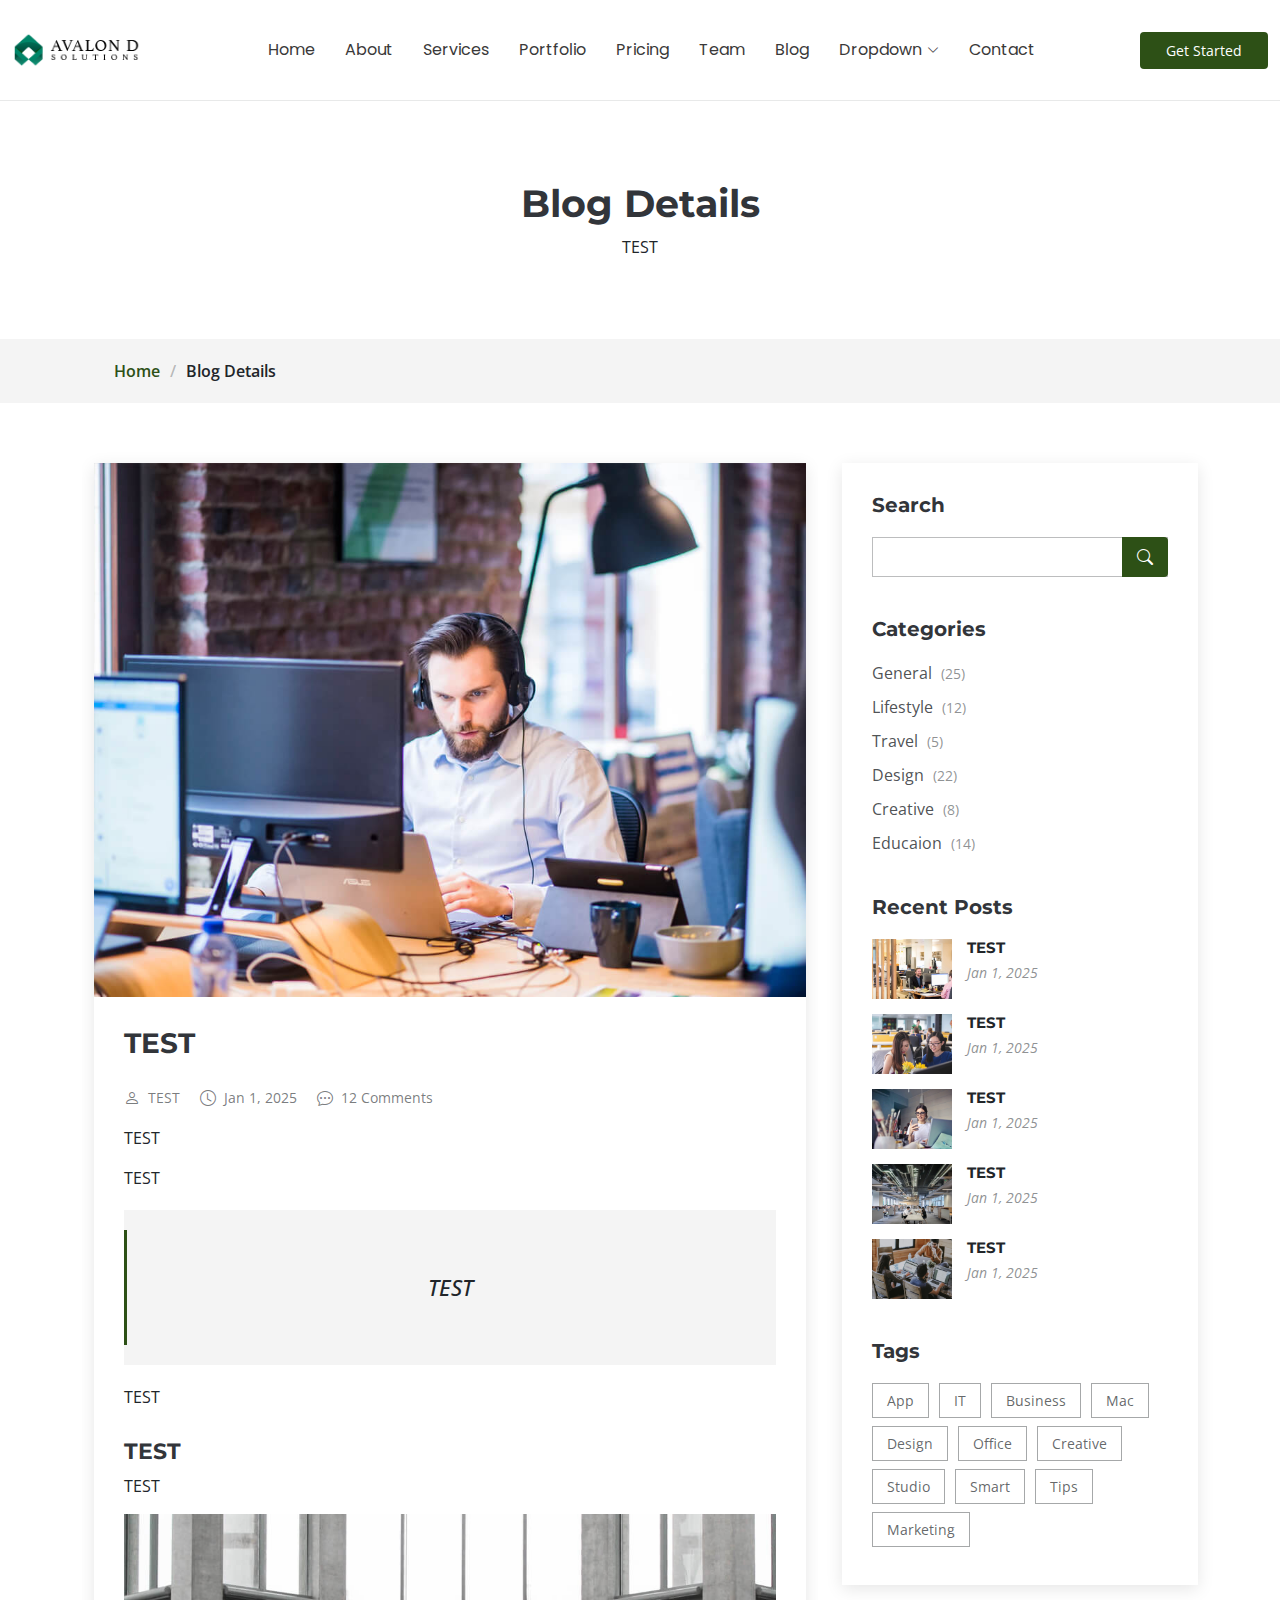
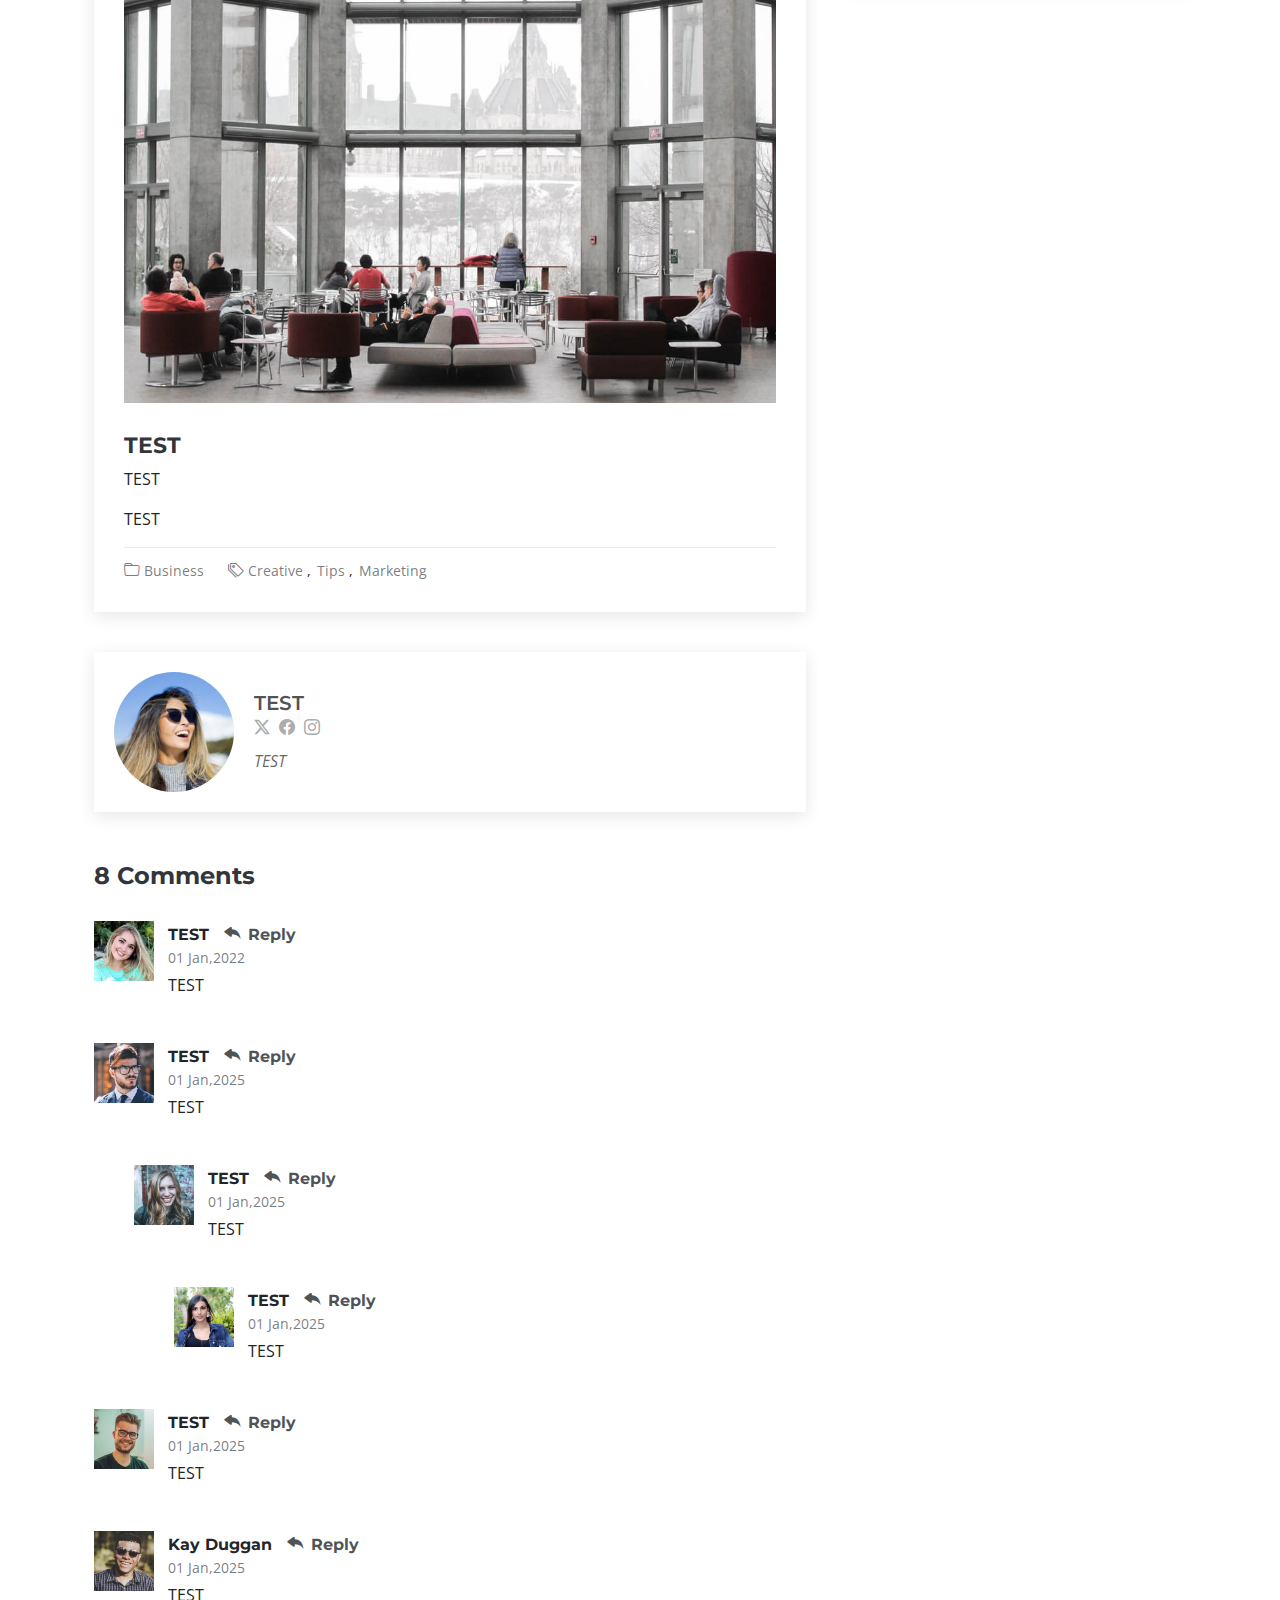
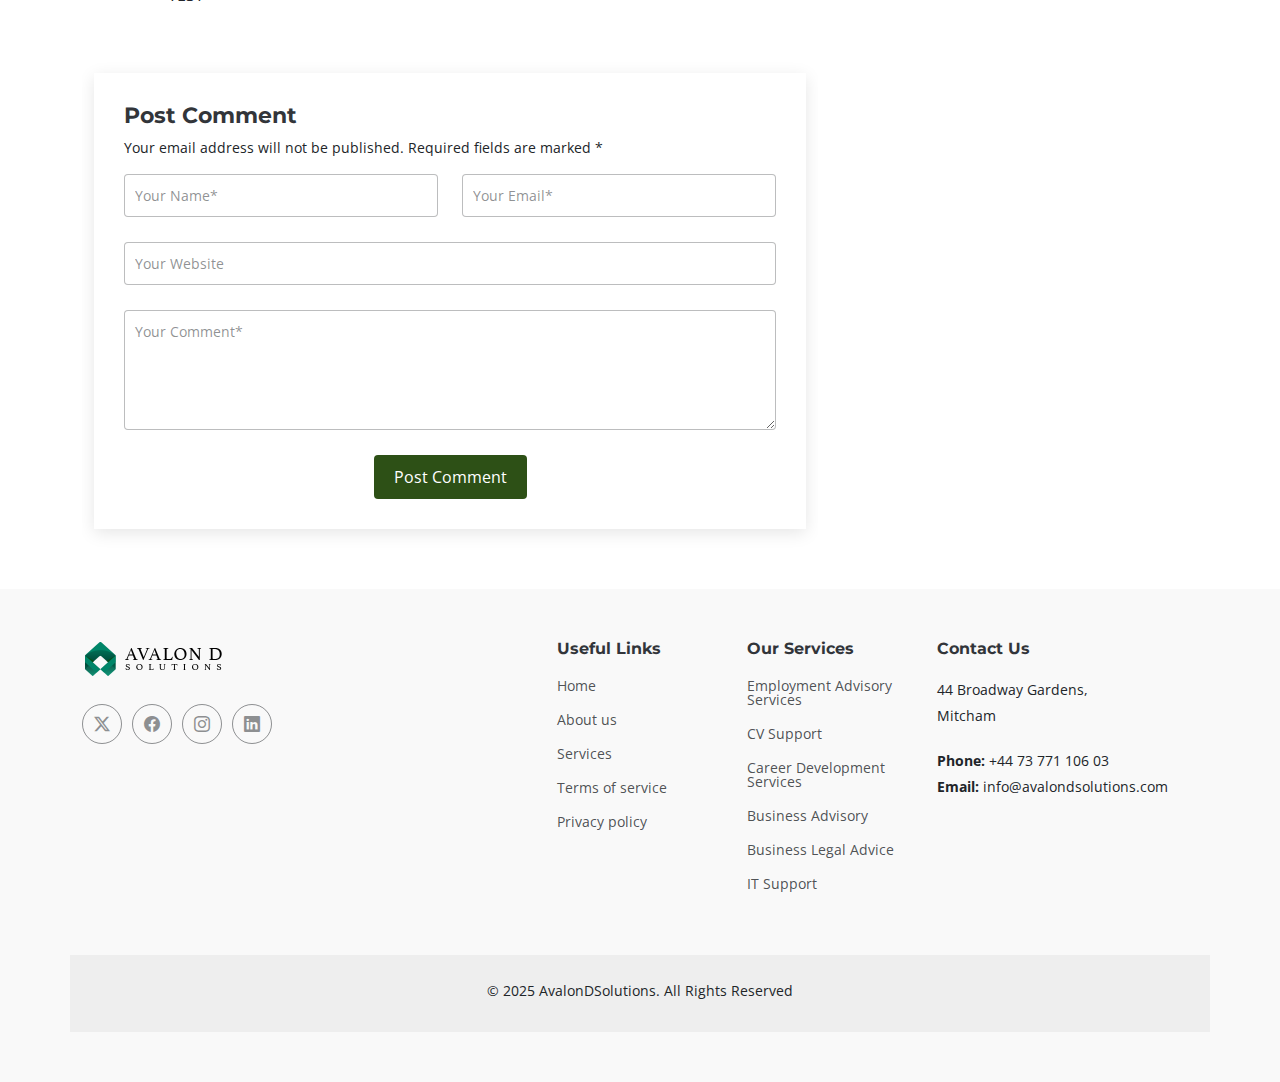
<file: blog-details.html>
<!DOCTYPE html>
<html lang="en">

<head>
  <meta charset="utf-8">
  <meta content="width=device-width, initial-scale=1.0" name="viewport">
  <title>Blog Details - Agenxio</title>
  <meta name="description" content="">
  <meta name="keywords" content="">

  <!-- Favicons -->
  <link href="assets/img/favicon.png" rel="icon">
  <link href="assets/img/apple-touch-icon.png" rel="apple-touch-icon">

  <!-- Fonts -->
  <link href="https://fonts.googleapis.com" rel="preconnect">
  <link href="https://fonts.gstatic.com" rel="preconnect" crossorigin>
  <link href="https://fonts.googleapis.com/css2?family=Open+Sans:ital,wght@0,300;0,400;0,500;0,600;0,700;0,800;1,300;1,400;1,500;1,600;1,700;1,800&family=Montserrat:ital,wght@0,100;0,200;0,300;0,400;0,500;0,600;0,700;0,800;0,900;1,100;1,200;1,300;1,400;1,500;1,600;1,700;1,800;1,900&family=Poppins:ital,wght@0,100;0,200;0,300;0,400;0,500;0,600;0,700;0,800;0,900;1,100;1,200;1,300;1,400;1,500;1,600;1,700;1,800;1,900&display=swap" rel="stylesheet">

  <!-- Vendor CSS Files -->
  <link href="assets/vendor/bootstrap/css/bootstrap.min.css" rel="stylesheet">
  <link href="assets/vendor/bootstrap-icons/bootstrap-icons.css" rel="stylesheet">
  <link href="assets/vendor/aos/aos.css" rel="stylesheet">
  <link href="assets/vendor/glightbox/css/glightbox.min.css" rel="stylesheet">
  <link href="assets/vendor/swiper/swiper-bundle.min.css" rel="stylesheet">

  <!-- Main CSS File -->
  <link href="assets/css/main.css" rel="stylesheet">

</head>

<body class="blog-details-page">

  <header id="header" class="header d-flex align-items-center sticky-top">
    <div class="container-fluid position-relative d-flex align-items-center justify-content-between">

      <a href="index.html" class="logo d-flex align-items-center me-auto me-xl-0">
         <img src="assets/img/avalon-d-solutions.png" alt=""> 
        
      </a>

      <nav id="navmenu" class="navmenu">
        <ul>
          <li><a href="index.html#hero">Home</a></li>
          <li><a href="index.html#about">About</a></li>
          <li><a href="index.html#services">Services</a></li>
          <li><a href="index.html#portfolio">Portfolio</a></li>
          <li><a href="index.html#pricing">Pricing</a></li>
          <li><a href="index.html#team">Team</a></li>
          <li><a href="blog.html">Blog</a></li>
          <li class="dropdown"><a href="#"><span>Dropdown</span> <i class="bi bi-chevron-down toggle-dropdown"></i></a>
            <ul>
              <li><a href="#">Dropdown 1</a></li>
              <li class="dropdown"><a href="#"><span>Deep Dropdown</span> <i class="bi bi-chevron-down toggle-dropdown"></i></a>
                <ul>
                  <li><a href="#">Deep Dropdown 1</a></li>
                  <li><a href="#">Deep Dropdown 2</a></li>
                  <li><a href="#">Deep Dropdown 3</a></li>
                  <li><a href="#">Deep Dropdown 4</a></li>
                  <li><a href="#">Deep Dropdown 5</a></li>
                </ul>
              </li>
              <li><a href="#">Dropdown 2</a></li>
              <li><a href="#">Dropdown 3</a></li>
              <li><a href="#">Dropdown 4</a></li>
            </ul>
          </li>
          <li><a href="index.html#contact">Contact</a></li>
        </ul>
        <i class="mobile-nav-toggle d-xl-none bi bi-list"></i>
      </nav>

      <a class="btn-getstarted" href="index.html#about">Get Started</a>

    </div>
  </header>

  <main class="main">

    <!-- Page Title -->
    <div class="page-title" data-aos="fade">
      <div class="heading">
        <div class="container">
          <div class="row d-flex justify-content-center text-center">
            <div class="col-lg-8">
              <h1>Blog Details</h1>
              <p class="mb-0">TEST</p>
            </div>
          </div>
        </div>
      </div>
      <nav class="breadcrumbs">
        <div class="container">
          <ol>
            <li><a href="index.html">Home</a></li>
            <li class="current">Blog Details</li>
          </ol>
        </div>
      </nav>
    </div><!-- End Page Title -->

    <div class="container">
      <div class="row">

        <div class="col-lg-8">

          <!-- Blog Details Section -->
          <section id="blog-details" class="blog-details section">
            <div class="container">

              <article class="article">

                <div class="post-img">
                  <img src="assets/img/blog/blog-1.jpg" alt="" class="img-fluid">
                </div>

                <h2 class="title">TEST</h2>

                <div class="meta-top">
                  <ul>
                    <li class="d-flex align-items-center"><i class="bi bi-person"></i> <a href="blog-details.html">TEST</a></li>
                    <li class="d-flex align-items-center"><i class="bi bi-clock"></i> <a href="blog-details.html"><time datetime="2020-01-01">Jan 1, 2025</time></a></li>
                    <li class="d-flex align-items-center"><i class="bi bi-chat-dots"></i> <a href="blog-details.html">12 Comments</a></li>
                  </ul>
                </div><!-- End meta top -->

                <div class="content">
                  <p>
                    TEST
                  </p>

                  <p>
                    TEST
                  </p>

                  <blockquote>
                    <p>
                     TEST
                    </p>
                  </blockquote>

                  <p>
                   TEST
                  </p>

                  <h3>TEST</h3>
                  <p>
                   TEST
                  </p>
                  <img src="assets/img/blog/blog-inside-post.jpg" class="img-fluid" alt="">

                  <h3>TEST</h3>
                  <p>
                   TEST
                  </p>
                  <p>
                    TEST
                  </p>

                </div><!-- End post content -->

                <div class="meta-bottom">
                  <i class="bi bi-folder"></i>
                  <ul class="cats">
                    <li><a href="#">Business</a></li>
                  </ul>

                  <i class="bi bi-tags"></i>
                  <ul class="tags">
                    <li><a href="#">Creative</a></li>
                    <li><a href="#">Tips</a></li>
                    <li><a href="#">Marketing</a></li>
                  </ul>
                </div><!-- End meta bottom -->

              </article>

            </div>
          </section><!-- /Blog Details Section -->

          <!-- Blog Author Section -->
          <section id="blog-author" class="blog-author section">

            <div class="container">
              <div class="author-container d-flex align-items-center">
                <img src="assets/img/blog/blog-author.jpg" class="rounded-circle flex-shrink-0" alt="">
                <div>
                  <h4>TEST</h4>
                  <div class="social-links">
                    <a href="https://x.com/#"><i class="bi bi-twitter-x"></i></a>
                    <a href="https://facebook.com/#"><i class="bi bi-facebook"></i></a>
                    <a href="https://instagram.com/#"><i class="biu bi-instagram"></i></a>
                  </div>
                  <p>
                    TEST
                  </p>
                </div>
              </div>
            </div>

          </section><!-- /Blog Author Section -->

          <!-- Blog Comments Section -->
          <section id="blog-comments" class="blog-comments section">

            <div class="container">

              <h4 class="comments-count">8 Comments</h4>

              <div id="comment-1" class="comment">
                <div class="d-flex">
                  <div class="comment-img"><img src="assets/img/blog/comments-1.jpg" alt=""></div>
                  <div>
                    <h5><a href="">TEST</a> <a href="#" class="reply"><i class="bi bi-reply-fill"></i> Reply</a></h5>
                    <time datetime="2020-01-01">01 Jan,2022</time>
                    <p>
                      TEST
                    </p>
                  </div>
                </div>
              </div><!-- End comment #1 -->

              <div id="comment-2" class="comment">
                <div class="d-flex">
                  <div class="comment-img"><img src="assets/img/blog/comments-2.jpg" alt=""></div>
                  <div>
                    <h5><a href="">TEST</a> <a href="#" class="reply"><i class="bi bi-reply-fill"></i> Reply</a></h5>
                    <time datetime="2020-01-01">01 Jan,2025</time>
                    <p>
                      TEST
                    </p>
                  </div>
                </div>

                <div id="comment-reply-1" class="comment comment-reply">
                  <div class="d-flex">
                    <div class="comment-img"><img src="assets/img/blog/comments-3.jpg" alt=""></div>
                    <div>
                      <h5><a href="">TEST</a> <a href="#" class="reply"><i class="bi bi-reply-fill"></i> Reply</a></h5>
                      <time datetime="2020-01-01">01 Jan,2025</time>
                      <p>
                        TEST
                      </p>
                    </div>
                  </div>

                  <div id="comment-reply-2" class="comment comment-reply">
                    <div class="d-flex">
                      <div class="comment-img"><img src="assets/img/blog/comments-4.jpg" alt=""></div>
                      <div>
                        <h5><a href="">TEST</a> <a href="#" class="reply"><i class="bi bi-reply-fill"></i> Reply</a></h5>
                        <time datetime="2020-01-01">01 Jan,2025</time>
                        <p>
                          TEST
                        </p>
                      </div>
                    </div>

                  </div><!-- End comment reply #2-->

                </div><!-- End comment reply #1-->

              </div><!-- End comment #2-->

              <div id="comment-3" class="comment">
                <div class="d-flex">
                  <div class="comment-img"><img src="assets/img/blog/comments-5.jpg" alt=""></div>
                  <div>
                    <h5><a href="">TEST</a> <a href="#" class="reply"><i class="bi bi-reply-fill"></i> Reply</a></h5>
                    <time datetime="2020-01-01">01 Jan,2025</time>
                    <p>
                     TEST
                    </p>
                  </div>
                </div>

              </div><!-- End comment #3 -->

              <div id="comment-4" class="comment">
                <div class="d-flex">
                  <div class="comment-img"><img src="assets/img/blog/comments-6.jpg" alt=""></div>
                  <div>
                    <h5><a href="">Kay Duggan</a> <a href="#" class="reply"><i class="bi bi-reply-fill"></i> Reply</a></h5>
                    <time datetime="2020-01-01">01 Jan,2025</time>
                    <p>
                      TEST
                    </p>
                  </div>
                </div>

              </div><!-- End comment #4 -->

            </div>

          </section><!-- /Blog Comments Section -->

          <!-- Comment Form Section -->
          <section id="comment-form" class="comment-form section">
            <div class="container">

              <form action="">

                <h4>Post Comment</h4>
                <p>Your email address will not be published. Required fields are marked * </p>
                <div class="row">
                  <div class="col-md-6 form-group">
                    <input name="name" type="text" class="form-control" placeholder="Your Name*">
                  </div>
                  <div class="col-md-6 form-group">
                    <input name="email" type="text" class="form-control" placeholder="Your Email*">
                  </div>
                </div>
                <div class="row">
                  <div class="col form-group">
                    <input name="website" type="text" class="form-control" placeholder="Your Website">
                  </div>
                </div>
                <div class="row">
                  <div class="col form-group">
                    <textarea name="comment" class="form-control" placeholder="Your Comment*"></textarea>
                  </div>
                </div>

                <div class="text-center">
                  <button type="submit" class="btn btn-primary">Post Comment</button>
                </div>

              </form>

            </div>
          </section><!-- /Comment Form Section -->

        </div>

        <div class="col-lg-4 sidebar">

          <div class="widgets-container">

            <!-- Search Widget -->
            <div class="search-widget widget-item">

              <h3 class="widget-title">Search</h3>
              <form action="">
                <input type="text">
                <button type="submit" title="Search"><i class="bi bi-search"></i></button>
              </form>

            </div><!--/Search Widget -->

            <!-- Categories Widget -->
            <div class="categories-widget widget-item">

              <h3 class="widget-title">Categories</h3>
              <ul class="mt-3">
                <li><a href="#">General <span>(25)</span></a></li>
                <li><a href="#">Lifestyle <span>(12)</span></a></li>
                <li><a href="#">Travel <span>(5)</span></a></li>
                <li><a href="#">Design <span>(22)</span></a></li>
                <li><a href="#">Creative <span>(8)</span></a></li>
                <li><a href="#">Educaion <span>(14)</span></a></li>
              </ul>

            </div><!--/Categories Widget -->

            <!-- Recent Posts Widget -->
            <div class="recent-posts-widget widget-item">

              <h3 class="widget-title">Recent Posts</h3>

              <div class="post-item">
                <img src="assets/img/blog/blog-recent-1.jpg" alt="" class="flex-shrink-0">
                <div>
                  <h4><a href="blog-details.html">TEST</a></h4>
                  <time datetime="2020-01-01">Jan 1, 2025</time>
                </div>
              </div><!-- End recent post item-->

              <div class="post-item">
                <img src="assets/img/blog/blog-recent-2.jpg" alt="" class="flex-shrink-0">
                <div>
                  <h4><a href="blog-details.html">TEST</a></h4>
                  <time datetime="2020-01-01">Jan 1, 2025</time>
                </div>
              </div><!-- End recent post item-->

              <div class="post-item">
                <img src="assets/img/blog/blog-recent-3.jpg" alt="" class="flex-shrink-0">
                <div>
                  <h4><a href="blog-details.html">TEST</a></h4>
                  <time datetime="2020-01-01">Jan 1, 2025</time>
                </div>
              </div><!-- End recent post item-->

              <div class="post-item">
                <img src="assets/img/blog/blog-recent-4.jpg" alt="" class="flex-shrink-0">
                <div>
                  <h4><a href="blog-details.html">TEST</a></h4>
                  <time datetime="2020-01-01">Jan 1, 2025</time>
                </div>
              </div><!-- End recent post item-->

              <div class="post-item">
                <img src="assets/img/blog/blog-recent-5.jpg" alt="" class="flex-shrink-0">
                <div>
                  <h4><a href="blog-details.html">TEST</a></h4>
                  <time datetime="2020-01-01">Jan 1, 2025</time>
                </div>
              </div><!-- End recent post item-->

            </div><!--/Recent Posts Widget -->

            <!-- Tags Widget -->
            <div class="tags-widget widget-item">

              <h3 class="widget-title">Tags</h3>
              <ul>
                <li><a href="#">App</a></li>
                <li><a href="#">IT</a></li>
                <li><a href="#">Business</a></li>
                <li><a href="#">Mac</a></li>
                <li><a href="#">Design</a></li>
                <li><a href="#">Office</a></li>
                <li><a href="#">Creative</a></li>
                <li><a href="#">Studio</a></li>
                <li><a href="#">Smart</a></li>
                <li><a href="#">Tips</a></li>
                <li><a href="#">Marketing</a></li>
              </ul>

            </div><!--/Tags Widget -->

          </div>

        </div>

      </div>
    </div>

  </main>

  <footer id="footer" class="footer position-relative light-background">

    <div class="container footer-top">
      <div class="row gy-4">
        <div class="col-lg-5 col-md-12 footer-about">
          <a href="index.html" class="logo d-flex align-items-center">
            <img src="assets/img/avalon-d-solutions.png" alt=""> 
          </a>
          <div class="social-links d-flex mt-4">
            <a href=""><i class="bi bi-twitter-x"></i></a>
            <a href=""><i class="bi bi-facebook"></i></a>
            <a href=""><i class="bi bi-instagram"></i></a>
            <a href=""><i class="bi bi-linkedin"></i></a>
          </div>
        </div>

        <div class="col-lg-2 col-6 footer-links">
          <h4>Useful Links</h4>
          <ul>
            <li><a href="#">Home</a></li>
            <li><a href="#">About us</a></li>
            <li><a href="#">Services</a></li>
            <li><a href="#">Terms of service</a></li>
            <li><a href="#">Privacy policy</a></li>
          </ul>
        </div>

        <div class="col-lg-2 col-6 footer-links">
          <h4>Our Services</h4>
          <ul>
           <li><a href="#">Employment Advisory Services</a></li>
            <li><a href="#">CV Support</a></li>
            <li><a href="#">Career Development Services</a></li>
            <li><a href="#">Business Advisory</a></li>
            <li><a href="#">Business Legal Advice</a></li>
            <li><a href="#">IT Support</a></li> 
          </ul>
        </div>

         <div class="col-lg-3 col-md-12 footer-contact text-center text-md-start">
          <h4>Contact Us</h4>
          <p>44 Broadway Gardens,</p>
          <p>Mitcham</p>
          <p class="mt-4"><strong>Phone:</strong> <span>+44 73 771 106 03</span></p>
          <p><strong>Email:</strong> <span>info@avalondsolutions.com</span></p>
        </div>

      </div>
    </div>

    <div class="container copyright text-center mt-4">
              <p>&copy; <span>2025</span> <span class="sitename">AvalonDSolutions</span>. All Rights Reserved</p>
      <div class="credits">
      </div>
    </div>

  </footer>

  <!-- Scroll Top -->
  <a href="#" id="scroll-top" class="scroll-top d-flex align-items-center justify-content-center"><i class="bi bi-arrow-up-short"></i></a>

  <!-- Preloader -->
  <div id="preloader"></div>

  <!-- Vendor JS Files -->
  <script src="assets/vendor/bootstrap/js/bootstrap.bundle.min.js"></script>
  <script src="assets/vendor/php-email-form/validate.js"></script>
  <script src="assets/vendor/aos/aos.js"></script>
  <script src="assets/vendor/glightbox/js/glightbox.min.js"></script>
  <script src="assets/vendor/purecounter/purecounter_vanilla.js"></script>
  <script src="assets/vendor/imagesloaded/imagesloaded.pkgd.min.js"></script>
  <script src="assets/vendor/isotope-layout/isotope.pkgd.min.js"></script>
  <script src="assets/vendor/swiper/swiper-bundle.min.js"></script>

  <!-- Main JS File -->
  <script src="assets/js/main.js"></script>

</body>

</html>
</file>
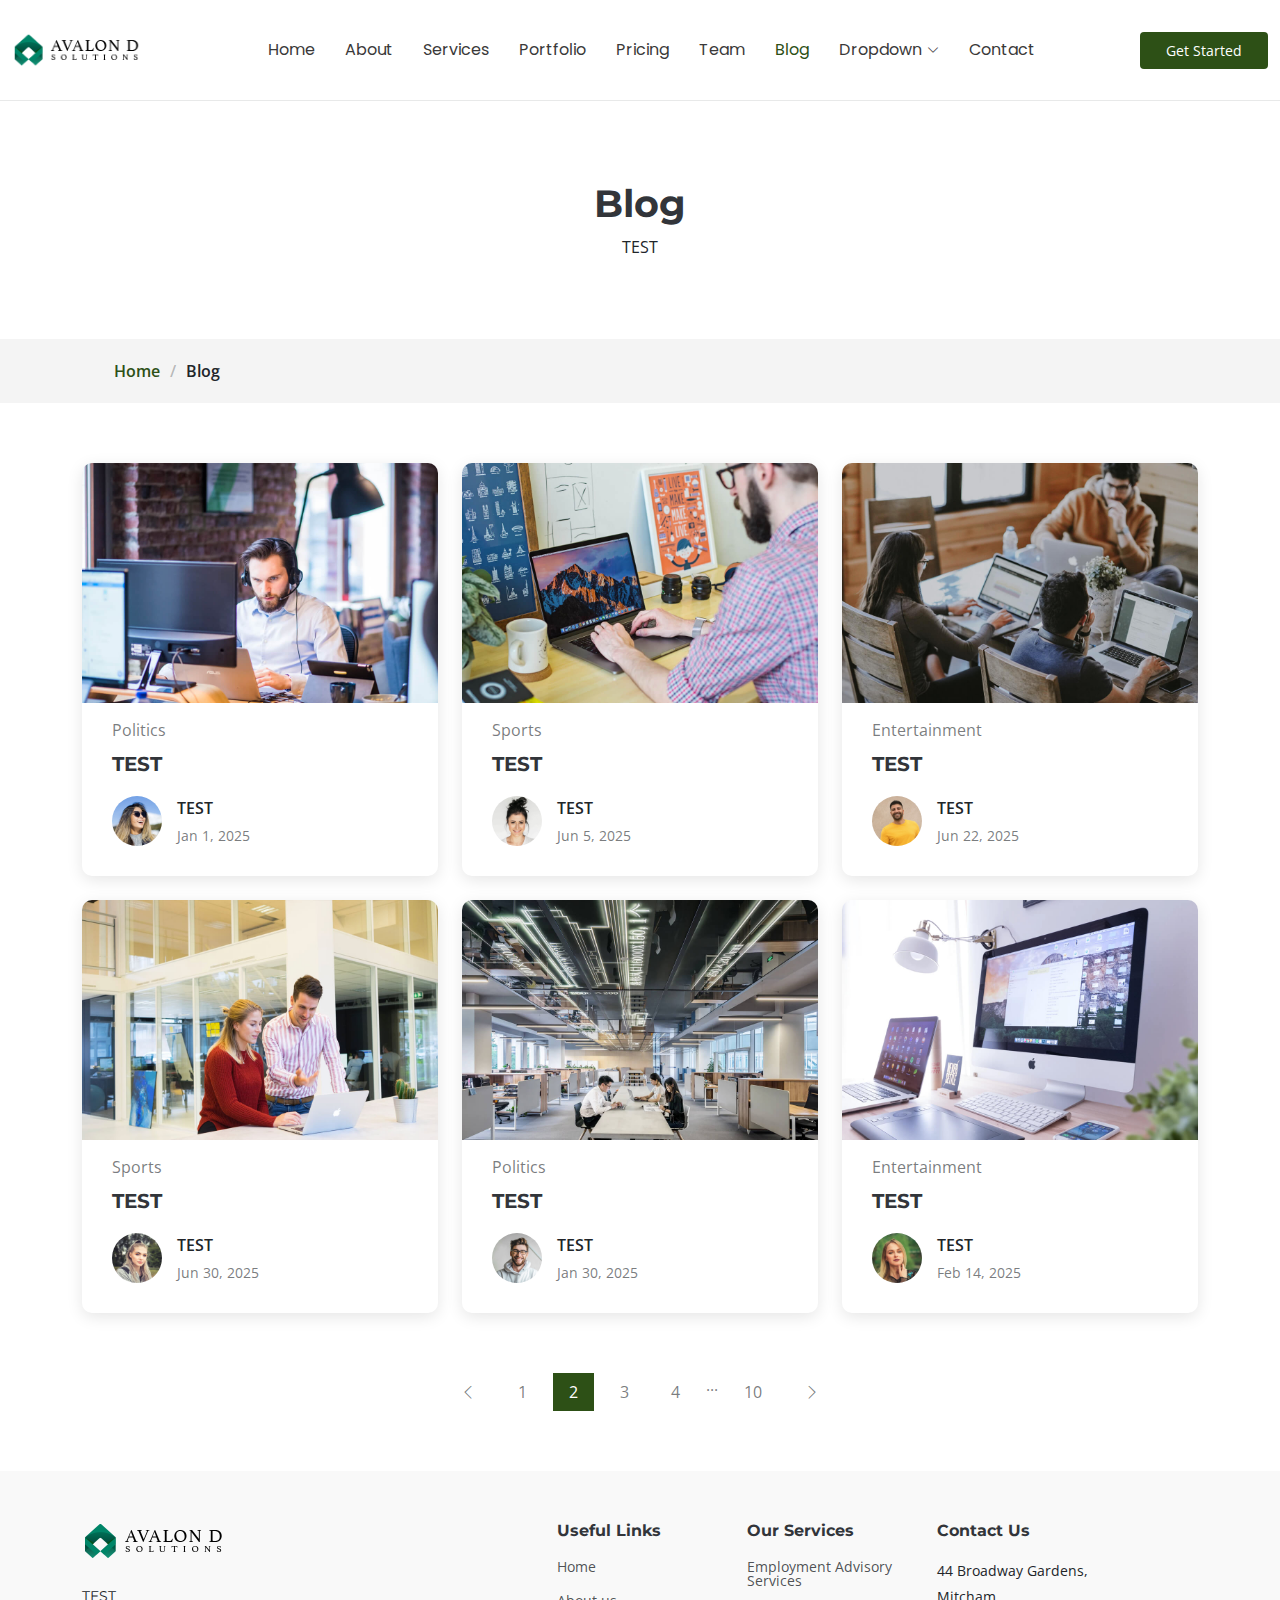
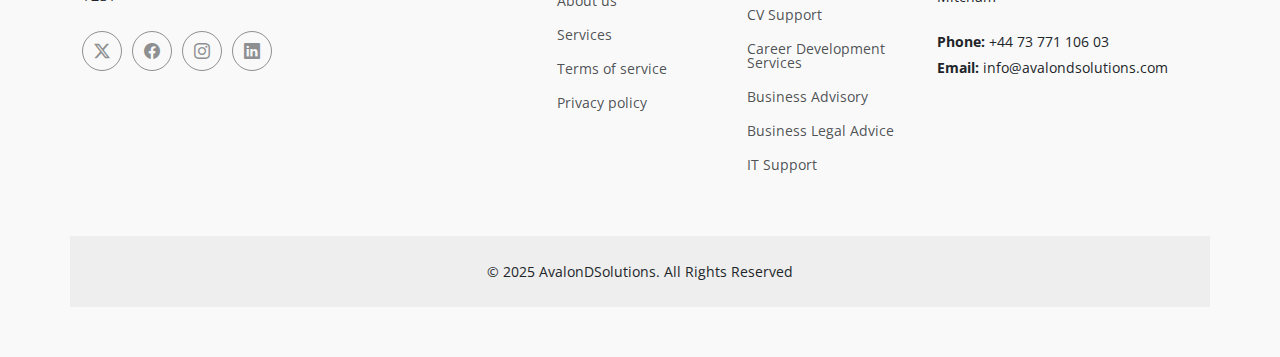
<file: blog.html>
<!DOCTYPE html>
<html lang="en">

<head>
  <meta charset="utf-8">
  <meta content="width=device-width, initial-scale=1.0" name="viewport">
  <title>Blog - AvalonDSolutions</title>
  <meta name="description" content="">
  <meta name="keywords" content="">

  <!-- Favicons -->
  <link href="assets/img/favicon.png" rel="icon">
  <link href="assets/img/apple-touch-icon.png" rel="apple-touch-icon">

  <!-- Fonts -->
  <link href="https://fonts.googleapis.com" rel="preconnect">
  <link href="https://fonts.gstatic.com" rel="preconnect" crossorigin>
  <link href="https://fonts.googleapis.com/css2?family=Open+Sans:ital,wght@0,300;0,400;0,500;0,600;0,700;0,800;1,300;1,400;1,500;1,600;1,700;1,800&family=Montserrat:ital,wght@0,100;0,200;0,300;0,400;0,500;0,600;0,700;0,800;0,900;1,100;1,200;1,300;1,400;1,500;1,600;1,700;1,800;1,900&family=Poppins:ital,wght@0,100;0,200;0,300;0,400;0,500;0,600;0,700;0,800;0,900;1,100;1,200;1,300;1,400;1,500;1,600;1,700;1,800;1,900&display=swap" rel="stylesheet">

  <!-- Vendor CSS Files -->
  <link href="assets/vendor/bootstrap/css/bootstrap.min.css" rel="stylesheet">
  <link href="assets/vendor/bootstrap-icons/bootstrap-icons.css" rel="stylesheet">
  <link href="assets/vendor/aos/aos.css" rel="stylesheet">
  <link href="assets/vendor/glightbox/css/glightbox.min.css" rel="stylesheet">
  <link href="assets/vendor/swiper/swiper-bundle.min.css" rel="stylesheet">

  <!-- Main CSS File -->
  <link href="assets/css/main.css" rel="stylesheet">
</head>

<body class="blog-page">

  <header id="header" class="header d-flex align-items-center sticky-top">
    <div class="container-fluid position-relative d-flex align-items-center justify-content-between">

      <a href="index.html" class="logo d-flex align-items-center me-auto me-xl-0">
        <img src="assets/img/avalon-d-solutions.png" alt=""> 
      </a>

      <nav id="navmenu" class="navmenu">
        <ul>
          <li><a href="index.html#hero">Home</a></li>
          <li><a href="index.html#about">About</a></li>
          <li><a href="index.html#services">Services</a></li>
          <li><a href="index.html#portfolio">Portfolio</a></li>
          <li><a href="index.html#pricing">Pricing</a></li>
          <li><a href="index.html#team">Team</a></li>
          <li><a href="blog.html" class="active">Blog</a></li>
          <li class="dropdown"><a href="#"><span>Dropdown</span> <i class="bi bi-chevron-down toggle-dropdown"></i></a>
            <ul>
              <li><a href="#">Dropdown 1</a></li>
              <li class="dropdown"><a href="#"><span>Deep Dropdown</span> <i class="bi bi-chevron-down toggle-dropdown"></i></a>
                <ul>
                  <li><a href="#">Deep Dropdown 1</a></li>
                  <li><a href="#">Deep Dropdown 2</a></li>
                  <li><a href="#">Deep Dropdown 3</a></li>
                  <li><a href="#">Deep Dropdown 4</a></li>
                  <li><a href="#">Deep Dropdown 5</a></li>
                </ul>
              </li>
              <li><a href="#">Dropdown 2</a></li>
              <li><a href="#">Dropdown 3</a></li>
              <li><a href="#">Dropdown 4</a></li>
            </ul>
          </li>
          <li><a href="index.html#contact">Contact</a></li>
        </ul>
        <i class="mobile-nav-toggle d-xl-none bi bi-list"></i>
      </nav>

      <a class="btn-getstarted" href="index.html#about">Get Started</a>

    </div>
  </header>

  <main class="main">

    <!-- Page Title -->
    <div class="page-title" data-aos="fade">
      <div class="heading">
        <div class="container">
          <div class="row d-flex justify-content-center text-center">
            <div class="col-lg-8">
              <h1>Blog</h1>
              <p class="mb-0">TEST</p>
            </div>
          </div>
        </div>
      </div>
      <nav class="breadcrumbs">
        <div class="container">
          <ol>
            <li><a href="index.html">Home</a></li>
            <li class="current">Blog</li>
          </ol>
        </div>
      </nav>
    </div><!-- End Page Title -->

    <!-- Blog Posts Section -->
    <section id="blog-posts" class="blog-posts section">

      <div class="container">
        <div class="row gy-4">

          <div class="col-lg-4">
            <article>

              <div class="post-img">
                <img src="assets/img/blog/blog-1.jpg" alt="" class="img-fluid">
              </div>

              <p class="post-category">Politics</p>

              <h2 class="title">
                <a href="blog-details.html">TEST</a>
              </h2>

              <div class="d-flex align-items-center">
                <img src="assets/img/blog/blog-author.jpg" alt="" class="img-fluid post-author-img flex-shrink-0">
                <div class="post-meta">
                  <p class="post-author">TEST</p>
                  <p class="post-date">
                    <time datetime="2022-01-01">Jan 1, 2025</time>
                  </p>
                </div>
              </div>

            </article>
          </div><!-- End post list item -->

          <div class="col-lg-4">
            <article>

              <div class="post-img">
                <img src="assets/img/blog/blog-2.jpg" alt="" class="img-fluid">
              </div>

              <p class="post-category">Sports</p>

              <h2 class="title">
                <a href="blog-details.html">TEST</a>
              </h2>

              <div class="d-flex align-items-center">
                <img src="assets/img/blog/blog-author-2.jpg" alt="" class="img-fluid post-author-img flex-shrink-0">
                <div class="post-meta">
                  <p class="post-author">TEST</p>
                  <p class="post-date">
                    <time datetime="2022-01-01">Jun 5, 2025</time>
                  </p>
                </div>
              </div>

            </article>
          </div><!-- End post list item -->

          <div class="col-lg-4">
            <article>

              <div class="post-img">
                <img src="assets/img/blog/blog-3.jpg" alt="" class="img-fluid">
              </div>

              <p class="post-category">Entertainment</p>

              <h2 class="title">
                <a href="blog-details.html">TEST</a>
              </h2>

              <div class="d-flex align-items-center">
                <img src="assets/img/blog/blog-author-3.jpg" alt="" class="img-fluid post-author-img flex-shrink-0">
                <div class="post-meta">
                  <p class="post-author">TEST</p>
                  <p class="post-date">
                    <time datetime="2022-01-01">Jun 22, 2025</time>
                  </p>
                </div>
              </div>

            </article>
          </div><!-- End post list item -->

          <div class="col-lg-4">
            <article>

              <div class="post-img">
                <img src="assets/img/blog/blog-4.jpg" alt="" class="img-fluid">
              </div>

              <p class="post-category">Sports</p>

              <h2 class="title">
                <a href="blog-details.html">TEST</a>
              </h2>

              <div class="d-flex align-items-center">
                <img src="assets/img/blog/blog-author-4.jpg" alt="" class="img-fluid post-author-img flex-shrink-0">
                <div class="post-meta">
                  <p class="post-author">TEST</p>
                  <p class="post-date">
                    <time datetime="2022-01-01">Jun 30, 2025</time>
                  </p>
                </div>
              </div>

            </article>
          </div><!-- End post list item -->

          <div class="col-lg-4">
            <article>

              <div class="post-img">
                <img src="assets/img/blog/blog-5.jpg" alt="" class="img-fluid">
              </div>

              <p class="post-category">Politics</p>

              <h2 class="title">
                <a href="blog-details.html">TEST</a>
              </h2>

              <div class="d-flex align-items-center">
                <img src="assets/img/blog/blog-author-5.jpg" alt="" class="img-fluid post-author-img flex-shrink-0">
                <div class="post-meta">
                  <p class="post-author">TEST</p>
                  <p class="post-date">
                    <time datetime="2022-01-01">Jan 30, 2025</time>
                  </p>
                </div>
              </div>

            </article>
          </div><!-- End post list item -->

          <div class="col-lg-4">
            <article>

              <div class="post-img">
                <img src="assets/img/blog/blog-6.jpg" alt="" class="img-fluid">
              </div>

              <p class="post-category">Entertainment</p>

              <h2 class="title">
                <a href="blog-details.html">TEST</a>
              </h2>

              <div class="d-flex align-items-center">
                <img src="assets/img/blog/blog-author-6.jpg" alt="" class="img-fluid post-author-img flex-shrink-0">
                <div class="post-meta">
                  <p class="post-author">TEST</p>
                  <p class="post-date">
                    <time datetime="2022-01-01">Feb 14, 2025</time>
                  </p>
                </div>
              </div>

            </article>
          </div><!-- End post list item -->

        </div>
      </div>

    </section><!-- /Blog Posts Section -->

    <!-- Blog Pagination Section -->
    <section id="blog-pagination" class="blog-pagination section">

      <div class="container">
        <div class="d-flex justify-content-center">
          <ul>
            <li><a href="#"><i class="bi bi-chevron-left"></i></a></li>
            <li><a href="#">1</a></li>
            <li><a href="#" class="active">2</a></li>
            <li><a href="#">3</a></li>
            <li><a href="#">4</a></li>
            <li>...</li>
            <li><a href="#">10</a></li>
            <li><a href="#"><i class="bi bi-chevron-right"></i></a></li>
          </ul>
        </div>
      </div>

    </section><!-- /Blog Pagination Section -->

  </main>

  <footer id="footer" class="footer position-relative light-background">

    <div class="container footer-top">
      <div class="row gy-4">
        <div class="col-lg-5 col-md-12 footer-about">
          <a href="index.html" class="logo d-flex align-items-center">
            <img src="assets/img/avalon-d-solutions.png" alt=""> 
          </a>
          <p>TEST</p>
          <div class="social-links d-flex mt-4">
            <a href=""><i class="bi bi-twitter-x"></i></a>
            <a href=""><i class="bi bi-facebook"></i></a>
            <a href=""><i class="bi bi-instagram"></i></a>
            <a href=""><i class="bi bi-linkedin"></i></a>
          </div>
        </div>

        <div class="col-lg-2 col-6 footer-links">
          <h4>Useful Links</h4>
          <ul>
            <li><a href="#">Home</a></li>
            <li><a href="#">About us</a></li>
            <li><a href="#">Services</a></li>
            <li><a href="#">Terms of service</a></li>
            <li><a href="#">Privacy policy</a></li>
          </ul>
        </div>

        <div class="col-lg-2 col-6 footer-links">
          <h4>Our Services</h4>
          <ul>
           <li><a href="#">Employment Advisory Services</a></li>
            <li><a href="#">CV Support</a></li>
            <li><a href="#">Career Development Services</a></li>
            <li><a href="#">Business Advisory</a></li>
            <li><a href="#">Business Legal Advice</a></li>
            <li><a href="#">IT Support</a></li> 
          </ul>
        </div>

         <div class="col-lg-3 col-md-12 footer-contact text-center text-md-start">
          <h4>Contact Us</h4>
          <p>44 Broadway Gardens,</p>
          <p>Mitcham</p>
          <p class="mt-4"><strong>Phone:</strong> <span>+44 73 771 106 03</span></p>
          <p><strong>Email:</strong> <span>info@avalondsolutions.com</span></p>
        </div>

      </div>
    </div>

    <div class="container copyright text-center mt-4">
              <p>&copy; <span>2025</span> <span class="sitename">AvalonDSolutions</span>. All Rights Reserved</p>
    </div>

  </footer>

  <!-- Scroll Top -->
  <a href="#" id="scroll-top" class="scroll-top d-flex align-items-center justify-content-center"><i class="bi bi-arrow-up-short"></i></a>

  <!-- Preloader -->
  <div id="preloader"></div>

  <!-- Vendor JS Files -->
  <script src="assets/vendor/bootstrap/js/bootstrap.bundle.min.js"></script>
  <script src="assets/vendor/php-email-form/validate.js"></script>
  <script src="assets/vendor/aos/aos.js"></script>
  <script src="assets/vendor/glightbox/js/glightbox.min.js"></script>
  <script src="assets/vendor/purecounter/purecounter_vanilla.js"></script>
  <script src="assets/vendor/imagesloaded/imagesloaded.pkgd.min.js"></script>
  <script src="assets/vendor/isotope-layout/isotope.pkgd.min.js"></script>
  <script src="assets/vendor/swiper/swiper-bundle.min.js"></script>

  <!-- Main JS File -->
  <script src="assets/js/main.js"></script>

</body>

</html>
</file>
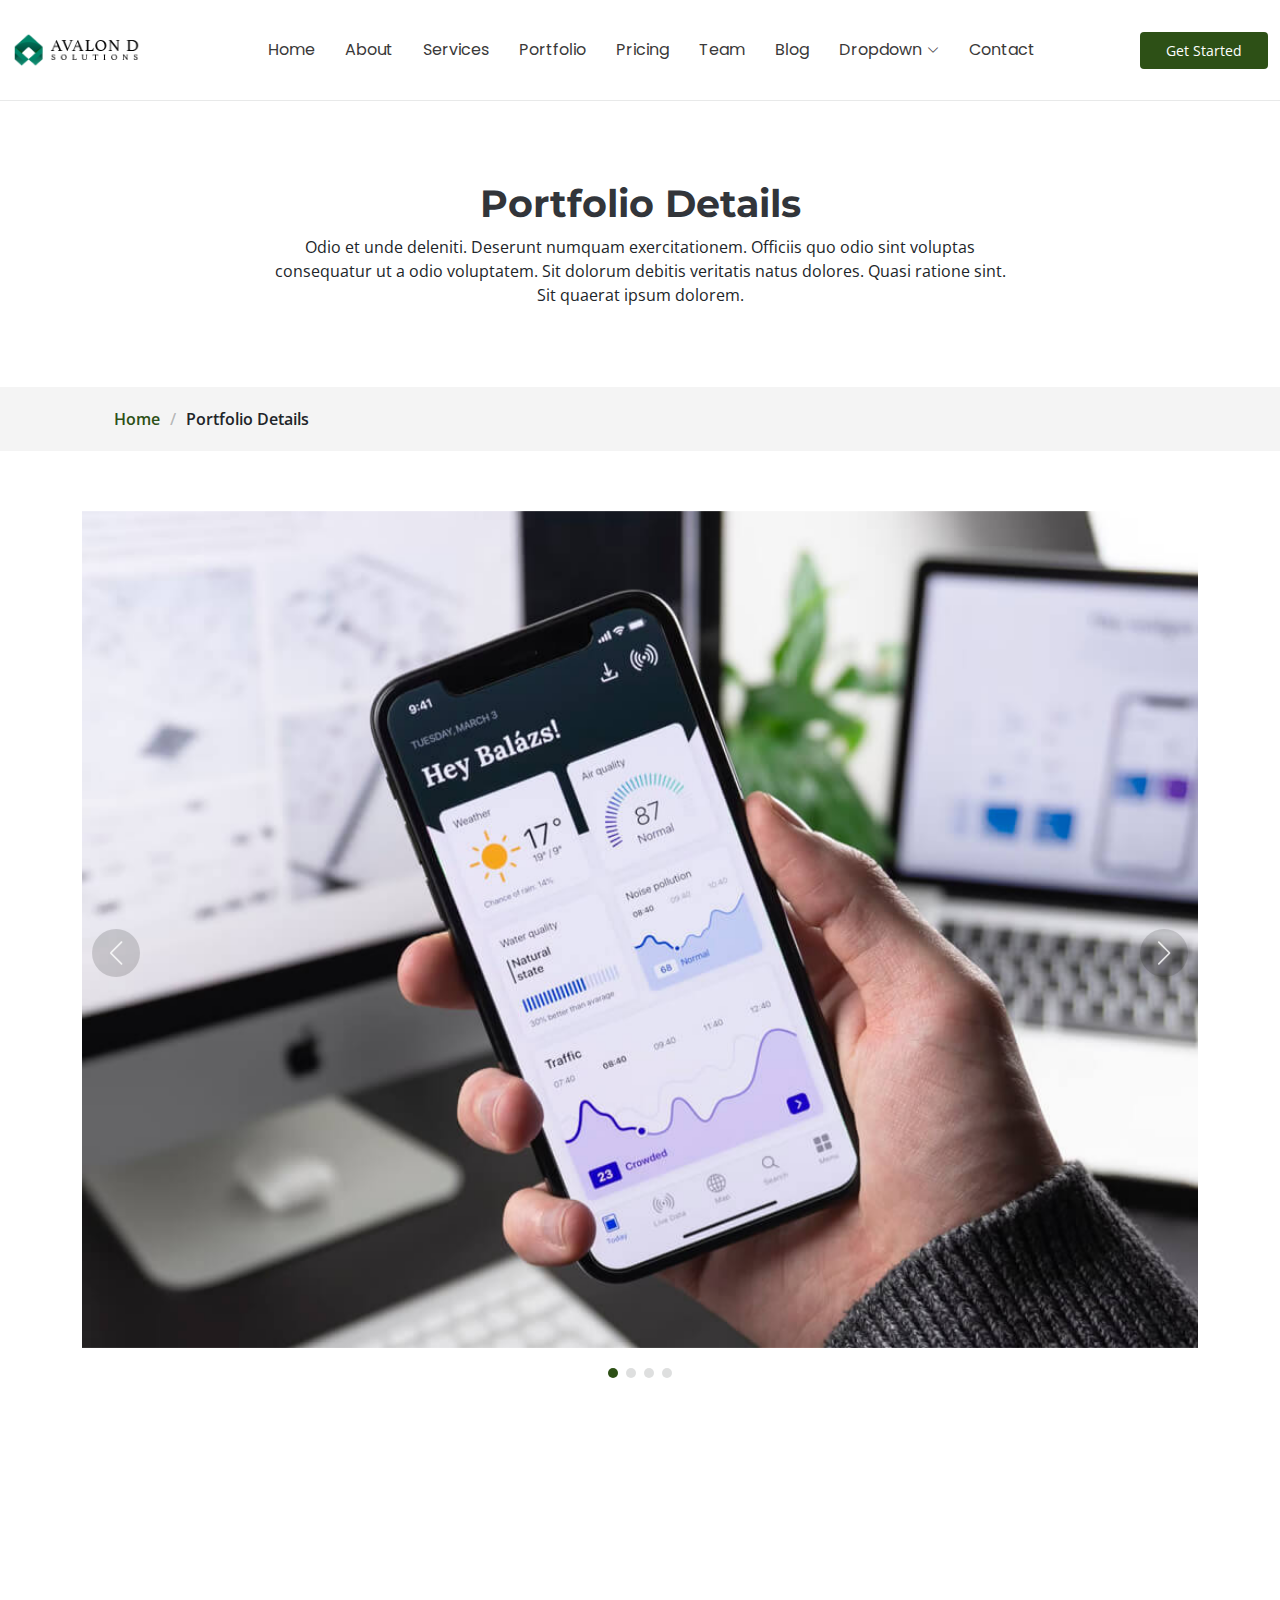
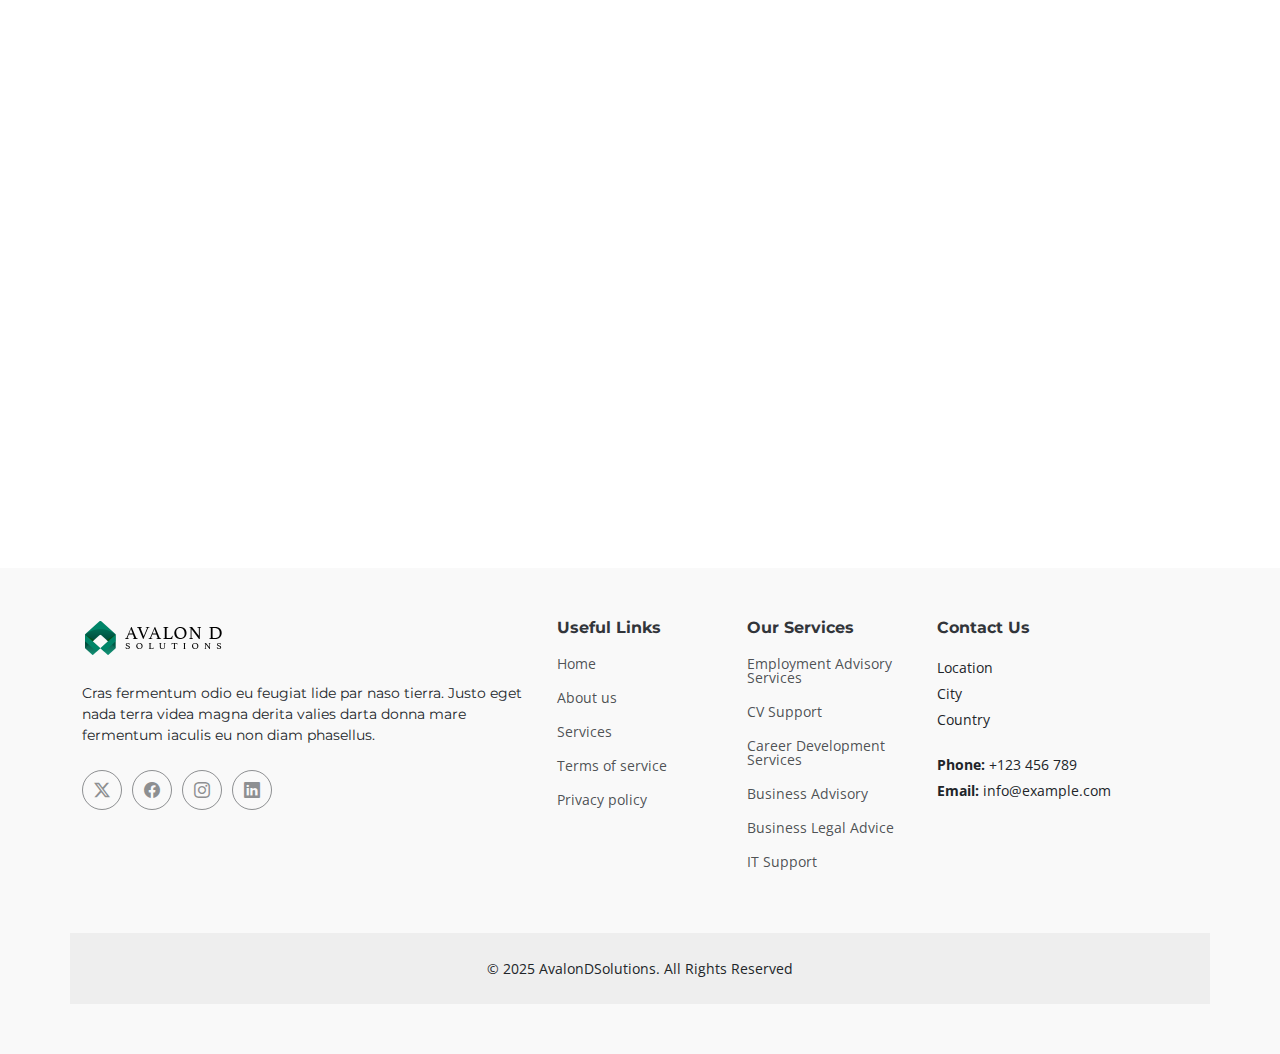
<file: portfolio-details.html>
<!DOCTYPE html>
<html lang="en">

<head>
  <meta charset="utf-8">
  <meta content="width=device-width, initial-scale=1.0" name="viewport">
  <title>Portfolio Details - AvalonDSolutions</title>
  <meta name="description" content="">
  <meta name="keywords" content="">

  <!-- Favicons -->
  <link href="assets/img/favicon.png" rel="icon">
  <link href="assets/img/apple-touch-icon.png" rel="apple-touch-icon">

  <!-- Fonts -->
  <link href="https://fonts.googleapis.com" rel="preconnect">
  <link href="https://fonts.gstatic.com" rel="preconnect" crossorigin>
  <link href="https://fonts.googleapis.com/css2?family=Open+Sans:ital,wght@0,300;0,400;0,500;0,600;0,700;0,800;1,300;1,400;1,500;1,600;1,700;1,800&family=Montserrat:ital,wght@0,100;0,200;0,300;0,400;0,500;0,600;0,700;0,800;0,900;1,100;1,200;1,300;1,400;1,500;1,600;1,700;1,800;1,900&family=Poppins:ital,wght@0,100;0,200;0,300;0,400;0,500;0,600;0,700;0,800;0,900;1,100;1,200;1,300;1,400;1,500;1,600;1,700;1,800;1,900&display=swap" rel="stylesheet">

  <!-- Vendor CSS Files -->
  <link href="assets/vendor/bootstrap/css/bootstrap.min.css" rel="stylesheet">
  <link href="assets/vendor/bootstrap-icons/bootstrap-icons.css" rel="stylesheet">
  <link href="assets/vendor/aos/aos.css" rel="stylesheet">
  <link href="assets/vendor/glightbox/css/glightbox.min.css" rel="stylesheet">
  <link href="assets/vendor/swiper/swiper-bundle.min.css" rel="stylesheet">

  <!-- Main CSS File -->
  <link href="assets/css/main.css" rel="stylesheet">

</head>

<body class="portfolio-details-page">

  <header id="header" class="header d-flex align-items-center sticky-top">
    <div class="container-fluid position-relative d-flex align-items-center justify-content-between">

      <a href="index.html" class="logo d-flex align-items-center me-auto me-xl-0">
        <img src="assets/img/avalon-d-solutions.png" alt=""> 
      </a>

      <nav id="navmenu" class="navmenu">
        <ul>
          <li><a href="index.html#hero">Home</a></li>
          <li><a href="index.html#about">About</a></li>
          <li><a href="index.html#services">Services</a></li>
          <li><a href="index.html#portfolio">Portfolio</a></li>
          <li><a href="index.html#pricing">Pricing</a></li>
          <li><a href="index.html#team">Team</a></li>
          <li><a href="blog.html">Blog</a></li>
          <li class="dropdown"><a href="#"><span>Dropdown</span> <i class="bi bi-chevron-down toggle-dropdown"></i></a>
            <ul>
              <li><a href="#">Dropdown 1</a></li>
              <li class="dropdown"><a href="#"><span>Deep Dropdown</span> <i class="bi bi-chevron-down toggle-dropdown"></i></a>
                <ul>
                  <li><a href="#">Deep Dropdown 1</a></li>
                  <li><a href="#">Deep Dropdown 2</a></li>
                  <li><a href="#">Deep Dropdown 3</a></li>
                  <li><a href="#">Deep Dropdown 4</a></li>
                  <li><a href="#">Deep Dropdown 5</a></li>
                </ul>
              </li>
              <li><a href="#">Dropdown 2</a></li>
              <li><a href="#">Dropdown 3</a></li>
              <li><a href="#">Dropdown 4</a></li>
            </ul>
          </li>
          <li><a href="index.html#contact">Contact</a></li>
        </ul>
        <i class="mobile-nav-toggle d-xl-none bi bi-list"></i>
      </nav>

      <a class="btn-getstarted" href="index.html#about">Get Started</a>

    </div>
  </header>

  <main class="main">

    <!-- Page Title -->
    <div class="page-title" data-aos="fade">
      <div class="heading">
        <div class="container">
          <div class="row d-flex justify-content-center text-center">
            <div class="col-lg-8">
              <h1>Portfolio Details</h1>
              <p class="mb-0">Odio et unde deleniti. Deserunt numquam exercitationem. Officiis quo odio sint voluptas consequatur ut a odio voluptatem. Sit dolorum debitis veritatis natus dolores. Quasi ratione sint. Sit quaerat ipsum dolorem.</p>
            </div>
          </div>
        </div>
      </div>
      <nav class="breadcrumbs">
        <div class="container">
          <ol>
            <li><a href="index.html">Home</a></li>
            <li class="current">Portfolio Details</li>
          </ol>
        </div>
      </nav>
    </div><!-- End Page Title -->

    <!-- Portfolio Details Section -->
    <section id="portfolio-details" class="portfolio-details section">

      <div class="container" data-aos="fade-up">

        <div class="portfolio-details-slider swiper init-swiper">
          <script type="application/json" class="swiper-config">
            {
              "loop": true,
              "speed": 600,
              "autoplay": {
                "delay": 5000
              },
              "slidesPerView": "auto",
              "navigation": {
                "nextEl": ".swiper-button-next",
                "prevEl": ".swiper-button-prev"
              },
              "pagination": {
                "el": ".swiper-pagination",
                "type": "bullets",
                "clickable": true
              }
            }
          </script>
          <div class="swiper-wrapper align-items-center">

            <div class="swiper-slide">
              <img src="assets/img/portfolio/app-1.jpg" alt="">
            </div>

            <div class="swiper-slide">
              <img src="assets/img/portfolio/product-1.jpg" alt="">
            </div>

            <div class="swiper-slide">
              <img src="assets/img/portfolio/branding-1.jpg" alt="">
            </div>

            <div class="swiper-slide">
              <img src="assets/img/portfolio/books-1.jpg" alt="">
            </div>

          </div>
          <div class="swiper-button-prev"></div>
          <div class="swiper-button-next"></div>
          <div class="swiper-pagination"></div>
        </div>

        <div class="row justify-content-between gy-4 mt-4">

          <div class="col-lg-8" data-aos="fade-up">
            <div class="portfolio-description">
              <h2>This is an example of portfolio details</h2>
              <p>
                Autem ipsum nam porro corporis rerum. Quis eos dolorem eos itaque inventore commodi labore quia quia. Exercitationem repudiandae officiis neque suscipit non officia eaque itaque enim. Voluptatem officia accusantium nesciunt est omnis tempora consectetur dignissimos. Sequi nulla at esse enim cum deserunt eius.
              </p>
              <p>
                Amet consequatur qui dolore veniam voluptatem voluptatem sit. Non aspernatur atque natus ut cum nam et. Praesentium error dolores rerum minus sequi quia veritatis eum. Eos et doloribus doloremque nesciunt molestiae laboriosam.
              </p>

              <div class="testimonial-item">
                <p>
                  <i class="bi bi-quote quote-icon-left"></i>
                  <span>Export tempor illum tamen malis malis eram quae irure esse labore quem cillum quid cillum eram malis quorum velit fore eram velit sunt aliqua noster fugiat irure amet legam anim culpa.</span>
                  <i class="bi bi-quote quote-icon-right"></i>
                </p>
                <div>
                  <img src="assets/img/testimonials/testimonials-2.jpg" class="testimonial-img" alt="">
                  <h3>Sara Wilsson</h3>
                  <h4>Designer</h4>
                </div>
              </div>

              <p>
                Impedit ipsum quae et aliquid doloribus et voluptatem quasi. Perspiciatis occaecati earum et magnam animi. Quibusdam non qui ea vitae suscipit vitae sunt. Repudiandae incidunt cumque minus deserunt assumenda tempore. Delectus voluptas necessitatibus est.
              </p>

              <p>
                Sunt voluptatum sapiente facilis quo odio aut ipsum repellat debitis. Molestiae et autem libero. Explicabo et quod necessitatibus similique quis dolor eum. Numquam eaque praesentium rem et qui nesciunt.
              </p>

            </div>
          </div>

          <div class="col-lg-3" data-aos="fade-up" data-aos-delay="100">
            <div class="portfolio-info">
              <h3>Project information</h3>
              <ul>
                <li><strong>Category</strong> Web design</li>
                <li><strong>Client</strong> ASU Company</li>
                <li><strong>Project date</strong> 01 March, 2020</li>
                <li><strong>Project URL</strong> <a href="#">www.example.com</a></li>
                <li><a href="#" class="btn-visit align-self-start">Visit Website</a></li>
              </ul>
            </div>
          </div>

        </div>

      </div>

    </section><!-- /Portfolio Details Section -->

  </main>

  <footer id="footer" class="footer position-relative light-background">

    <div class="container footer-top">
      <div class="row gy-4">
        <div class="col-lg-5 col-md-12 footer-about">
          <a href="index.html" class="logo d-flex align-items-center">
            <img src="assets/img/avalon-d-solutions.png" alt=""> 
          </a>
          <p>Cras fermentum odio eu feugiat lide par naso tierra. Justo eget nada terra videa magna derita valies darta donna mare fermentum iaculis eu non diam phasellus.</p>
          <div class="social-links d-flex mt-4">
            <a href=""><i class="bi bi-twitter-x"></i></a>
            <a href=""><i class="bi bi-facebook"></i></a>
            <a href=""><i class="bi bi-instagram"></i></a>
            <a href=""><i class="bi bi-linkedin"></i></a>
          </div>
        </div>

        <div class="col-lg-2 col-6 footer-links">
          <h4>Useful Links</h4>
          <ul>
            <li><a href="#">Home</a></li>
            <li><a href="#">About us</a></li>
            <li><a href="#">Services</a></li>
            <li><a href="#">Terms of service</a></li>
            <li><a href="#">Privacy policy</a></li>
          </ul>
        </div>

        <div class="col-lg-2 col-6 footer-links">
          <h4>Our Services</h4>
          <ul>
           <li><a href="#">Employment Advisory Services</a></li>
            <li><a href="#">CV Support</a></li>
            <li><a href="#">Career Development Services</a></li>
            <li><a href="#">Business Advisory</a></li>
            <li><a href="#">Business Legal Advice</a></li>
            <li><a href="#">IT Support</a></li> 
          </ul>
        </div>

        <div class="col-lg-3 col-md-12 footer-contact text-center text-md-start">
          <h4>Contact Us</h4>
          <p>Location</p>
          <p>City</p>
          <p>Country</p>
          <p class="mt-4"><strong>Phone:</strong> <span>+123 456 789</span></p>
          <p><strong>Email:</strong> <span>info@example.com</span></p>
        </div>

      </div>
    </div>

    <div class="container copyright text-center mt-4">
              <p>&copy; <span>2025</span> <span class="sitename">AvalonDSolutions</span>. All Rights Reserved</p>
      
      
    </div>

  </footer>

  <!-- Scroll Top -->
  <a href="#" id="scroll-top" class="scroll-top d-flex align-items-center justify-content-center"><i class="bi bi-arrow-up-short"></i></a>

  <!-- Preloader -->
  <div id="preloader"></div>

  <!-- Vendor JS Files -->
  <script src="assets/vendor/bootstrap/js/bootstrap.bundle.min.js"></script>
  <script src="assets/vendor/php-email-form/validate.js"></script>
  <script src="assets/vendor/aos/aos.js"></script>
  <script src="assets/vendor/glightbox/js/glightbox.min.js"></script>
  <script src="assets/vendor/purecounter/purecounter_vanilla.js"></script>
  <script src="assets/vendor/imagesloaded/imagesloaded.pkgd.min.js"></script>
  <script src="assets/vendor/isotope-layout/isotope.pkgd.min.js"></script>
  <script src="assets/vendor/swiper/swiper-bundle.min.js"></script>

  <!-- Main JS File -->
  <script src="assets/js/main.js"></script>

</body>

</html>
</file>
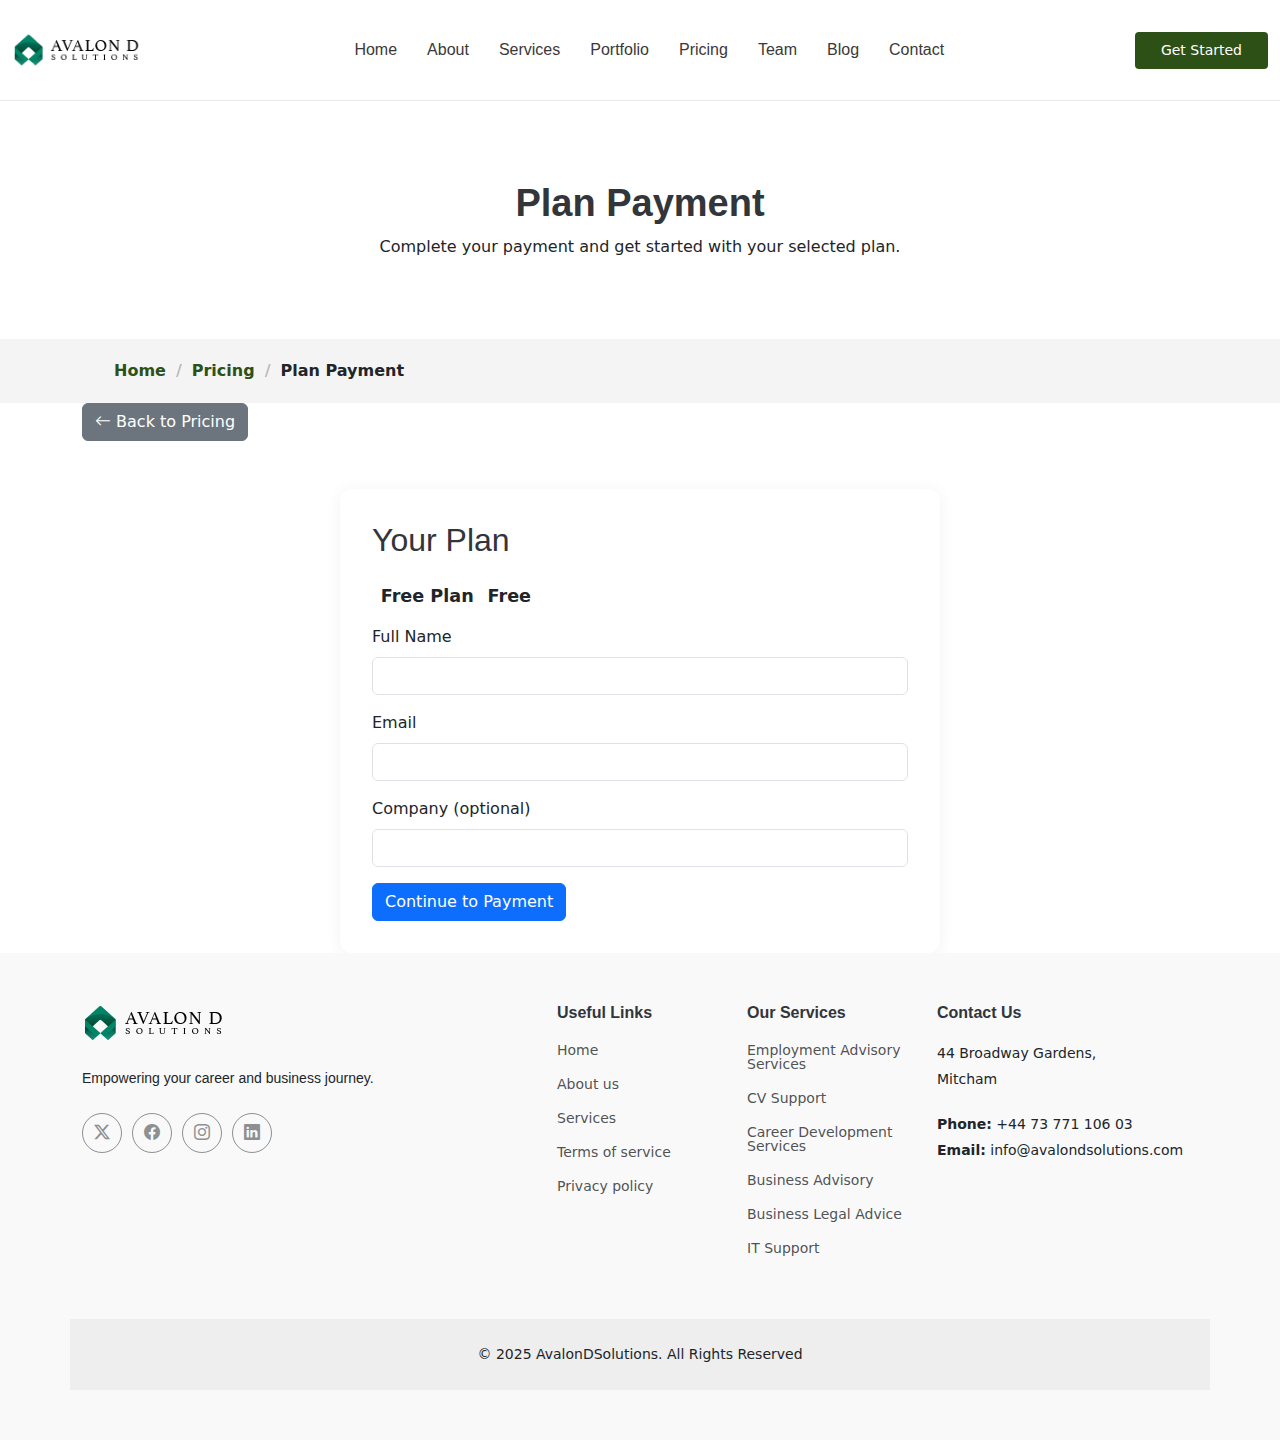
<file: pricing-payment.html>
<!DOCTYPE html>
<html lang="en">
<head>
  <meta charset="utf-8">
  <meta content="width=device-width, initial-scale=1.0" name="viewport">
  <title>Pricing Payment - AvalonDSolutions</title>
  <meta name="description" content="Pay for your selected plan.">
  <meta name="keywords" content="Pricing, Payment, AvalonDSolutions">
  <link href="assets/img/favicon.png" rel="icon">
  <link href="assets/img/apple-touch-icon.png" rel="apple-touch-icon">
  <link href="assets/vendor/bootstrap/css/bootstrap.min.css" rel="stylesheet">
  <link href="assets/vendor/bootstrap-icons/bootstrap-icons.css" rel="stylesheet">
  <link href="assets/vendor/aos/aos.css" rel="stylesheet">
  <link href="assets/vendor/glightbox/css/glightbox.min.css" rel="stylesheet">
  <link href="assets/vendor/swiper/swiper-bundle.min.css" rel="stylesheet">
  <link href="assets/css/main.css" rel="stylesheet">
  <style>
    .payment-section {
      background: var(--surface-color);
      border-radius: 12px;
      box-shadow: 0 2px 16px rgba(0,0,0,0.06);
      padding: 2rem;
      margin-top: 2rem;
      max-width: 600px;
      margin-left: auto;
      margin-right: auto;
    }
    .paypal-btn-container {
      margin-top: 2rem;
      margin-bottom: 2rem;
    }
    .btn-back {
      margin-bottom: 1rem;
    }
    .plan-badge {
      font-size: 1.1em;
      font-weight: 600;
      margin-left: 0.5em;
      color: var(--primary-blue);
    }
  </style>
</head>
<body>
  <header id="header" class="header d-flex align-items-center sticky-top">
    <div class="container-fluid position-relative d-flex align-items-center justify-content-between">
      <a href="index.html" class="logo d-flex align-items-center me-auto me-xl-0">
        <img src="assets/img/avalon-d-solutions.png" alt=""> 
      </a>
      <nav id="navmenu" class="navmenu">
        <ul>
          <li><a href="index.html#hero">Home</a></li>
          <li><a href="index.html#about">About</a></li>
          <li><a href="index.html#services">Services</a></li>
          <li><a href="index.html#portfolio">Portfolio</a></li>
          <li><a href="index.html#pricing">Pricing</a></li>
          <li><a href="index.html#team">Team</a></li>
          <li><a href="blog.html">Blog</a></li>
          <li><a href="index.html#contact">Contact</a></li>
        </ul>
        <i class="mobile-nav-toggle d-xl-none bi bi-list"></i>
      </nav>
      <a class="btn-getstarted" href="index.html#about">Get Started</a>
    </div>
  </header>
  <main class="main">
    <div class="page-title" data-aos="fade">
      <div class="heading">
        <div class="container">
          <div class="row d-flex justify-content-center text-center">
            <div class="col-lg-8">
              <h1>Plan Payment</h1>
              <p class="mb-0">Complete your payment and get started with your selected plan.</p>
            </div>
          </div>
        </div>
      </div>
      <nav class="breadcrumbs">
        <div class="container">
          <ol>
            <li><a href="index.html">Home</a></li>
            <li><a href="index.html#pricing">Pricing</a></li>
            <li class="current">Plan Payment</li>
          </ol>
        </div>
      </nav>
    </div>
    <div class="container">
      <a href="index.html#pricing" class="btn btn-secondary btn-back"><i class="bi bi-arrow-left"></i> Back to Pricing</a>
      <section class="payment-section" data-aos="fade-up">
        <h2 class="mb-4">Your Plan</h2>
        <div class="mb-3">
          <span id="planName" class="plan-badge"></span>
          <span id="planPrice" class="plan-badge"></span>
        </div>
        <form id="userDetailsForm">
          <div class="mb-3">
            <label for="fullName" class="form-label">Full Name</label>
            <input type="text" class="form-control" id="fullName" required>
          </div>
          <div class="mb-3">
            <label for="email" class="form-label">Email</label>
            <input type="email" class="form-control" id="email" required>
          </div>
          <div class="mb-3">
            <label for="company" class="form-label">Company (optional)</label>
            <input type="text" class="form-control" id="company">
          </div>
          <button type="submit" class="btn btn-primary">Continue to Payment</button>
        </form>
        <div class="paypal-btn-container" id="paypal-button-container" style="display:none;"></div>
        <div id="payment-success" style="display:none;">
          <div class="alert alert-success">Payment successful! Thank you for your purchase.</div>
        </div>
      </section>
    </div>
  </main>
  <footer id="footer" class="footer position-relative light-background">
    <div class="container footer-top">
      <div class="row gy-4">
        <div class="col-lg-5 col-md-12 footer-about">
          <a href="index.html" class="logo d-flex align-items-center">
            <img src="assets/img/avalon-d-solutions.png" alt=""> 
          </a>
          <p>Empowering your career and business journey.</p>
          <div class="social-links d-flex mt-4">
            <a href=""><i class="bi bi-twitter-x"></i></a>
            <a href=""><i class="bi bi-facebook"></i></a>
            <a href=""><i class="bi bi-instagram"></i></a>
            <a href=""><i class="bi bi-linkedin"></i></a>
          </div>
        </div>
        <div class="col-lg-2 col-6 footer-links">
          <h4>Useful Links</h4>
          <ul>
            <li><a href="#">Home</a></li>
            <li><a href="#">About us</a></li>
            <li><a href="#">Services</a></li>
            <li><a href="#">Terms of service</a></li>
            <li><a href="#">Privacy policy</a></li>
          </ul>
        </div>
        <div class="col-lg-2 col-6 footer-links">
          <h4>Our Services</h4>
          <ul>
           <li><a href="#">Employment Advisory Services</a></li>
            <li><a href="#">CV Support</a></li>
            <li><a href="#">Career Development Services</a></li>
            <li><a href="#">Business Advisory</a></li>
            <li><a href="#">Business Legal Advice</a></li>
            <li><a href="#">IT Support</a></li> 
          </ul>
        </div>
        <div class="col-lg-3 col-md-12 footer-contact text-center text-md-start">
          <h4>Contact Us</h4>
          <p>44 Broadway Gardens,</p>
          <p>Mitcham</p>
          <p class="mt-4"><strong>Phone:</strong> <span>+44 73 771 106 03</span></p>
          <p><strong>Email:</strong> <span>info@avalondsolutions.com</span></p>
        </div>
      </div>
    </div>
    <div class="container copyright text-center mt-4">
      <p>&copy; <span>2025</span> <span class="sitename">AvalonDSolutions</span>. All Rights Reserved</p>
    </div>
  </footer>
  <script src="assets/vendor/bootstrap/js/bootstrap.bundle.min.js"></script>
  <script src="assets/vendor/aos/aos.js"></script>
  <script src="assets/vendor/glightbox/js/glightbox.min.js"></script>
  <script src="assets/vendor/swiper/swiper-bundle.min.js"></script>
  <script src="assets/js/main.js"></script>
  <script src="https://www.paypal.com/sdk/js?client-id=AchHlkNjrRDUKSA_kD1uZO1kaVcwMW-ptPM5TeqE3t-KbRl-c6xHsi8UUCoel2Bbn2K-jx5dby3rfeS0&currency=USD"></script>
  <script>
    // Animate on scroll
    AOS.init();
    // Plan and price mapping
    const planMap = {
      free: { name: 'Free Plan', price: 0, currency: 'USD' },
      business: { name: 'Business Plan', price: 29, currency: 'USD' },
      developer: { name: 'Developer Plan', price: 49, currency: 'USD' }
    };
    // Get plan from URL
    function getQueryParam(param) {
      const urlParams = new URLSearchParams(window.location.search);
      return urlParams.get(param);
    }
    const planKey = getQueryParam('plan') || 'free';
    const plan = planMap[planKey] || planMap['free'];
    document.getElementById('planName').textContent = plan.name;
    document.getElementById('planPrice').textContent = plan.price === 0 ? 'Free' : `$${plan.price} ${plan.currency}`;
    // Show/hide payment form
    document.getElementById('userDetailsForm').addEventListener('submit', function(e) {
      e.preventDefault();
      document.getElementById('userDetailsForm').style.display = 'none';
      document.getElementById('paypal-button-container').style.display = plan.price > 0 ? 'block' : 'none';
      if (plan.price === 0) {
        document.getElementById('payment-success').style.display = 'block';
        saveUserDetails('Free');
      } else {
        renderPayPal();
      }
    });
    // Save user details and payment info (localStorage for demo)
    function saveUserDetails(paymentId) {
      const details = {
        name: document.getElementById('fullName').value,
        email: document.getElementById('email').value,
        company: document.getElementById('company').value,
        plan: plan.name,
        price: plan.price,
        paymentId: paymentId,
        date: new Date().toISOString()
      };
      localStorage.setItem('pricingPayment', JSON.stringify(details));
      // Send to backend for storage and email
      fetch('store-payment.php', {
        method: 'POST',
        headers: { 'Content-Type': 'application/x-www-form-urlencoded' },
        body: new URLSearchParams(details)
      })
      .then(res => res.json())
      .then(data => {
        if (data.status === 'success') {
          document.getElementById('payment-success').innerHTML = '<div class="alert alert-success">Payment successful! Confirmation email sent.</div>';
        } else {
          document.getElementById('payment-success').innerHTML = '<div class="alert alert-warning">Payment saved, but email failed: ' + data.message + '</div>';
        }
      })
      .catch(() => {
        document.getElementById('payment-success').innerHTML = '<div class="alert alert-danger">Payment saved, but could not contact server for confirmation email.</div>';
      });
    }
    // PayPal integration
    function renderPayPal() {
      paypal.Buttons({
        createOrder: function(data, actions) {
          return actions.order.create({
            purchase_units: [{
              amount: { value: plan.price.toString(), currency_code: plan.currency }
            }]
          });
        },
        onApprove: function(data, actions) {
          return actions.order.capture().then(function(details) {
            document.getElementById('payment-success').style.display = 'block';
            document.getElementById('paypal-button-container').style.display = 'none';
            saveUserDetails(details.id);
          });
        }
      }).render('#paypal-button-container');
    }
  </script>
</body>
</html>
</file>
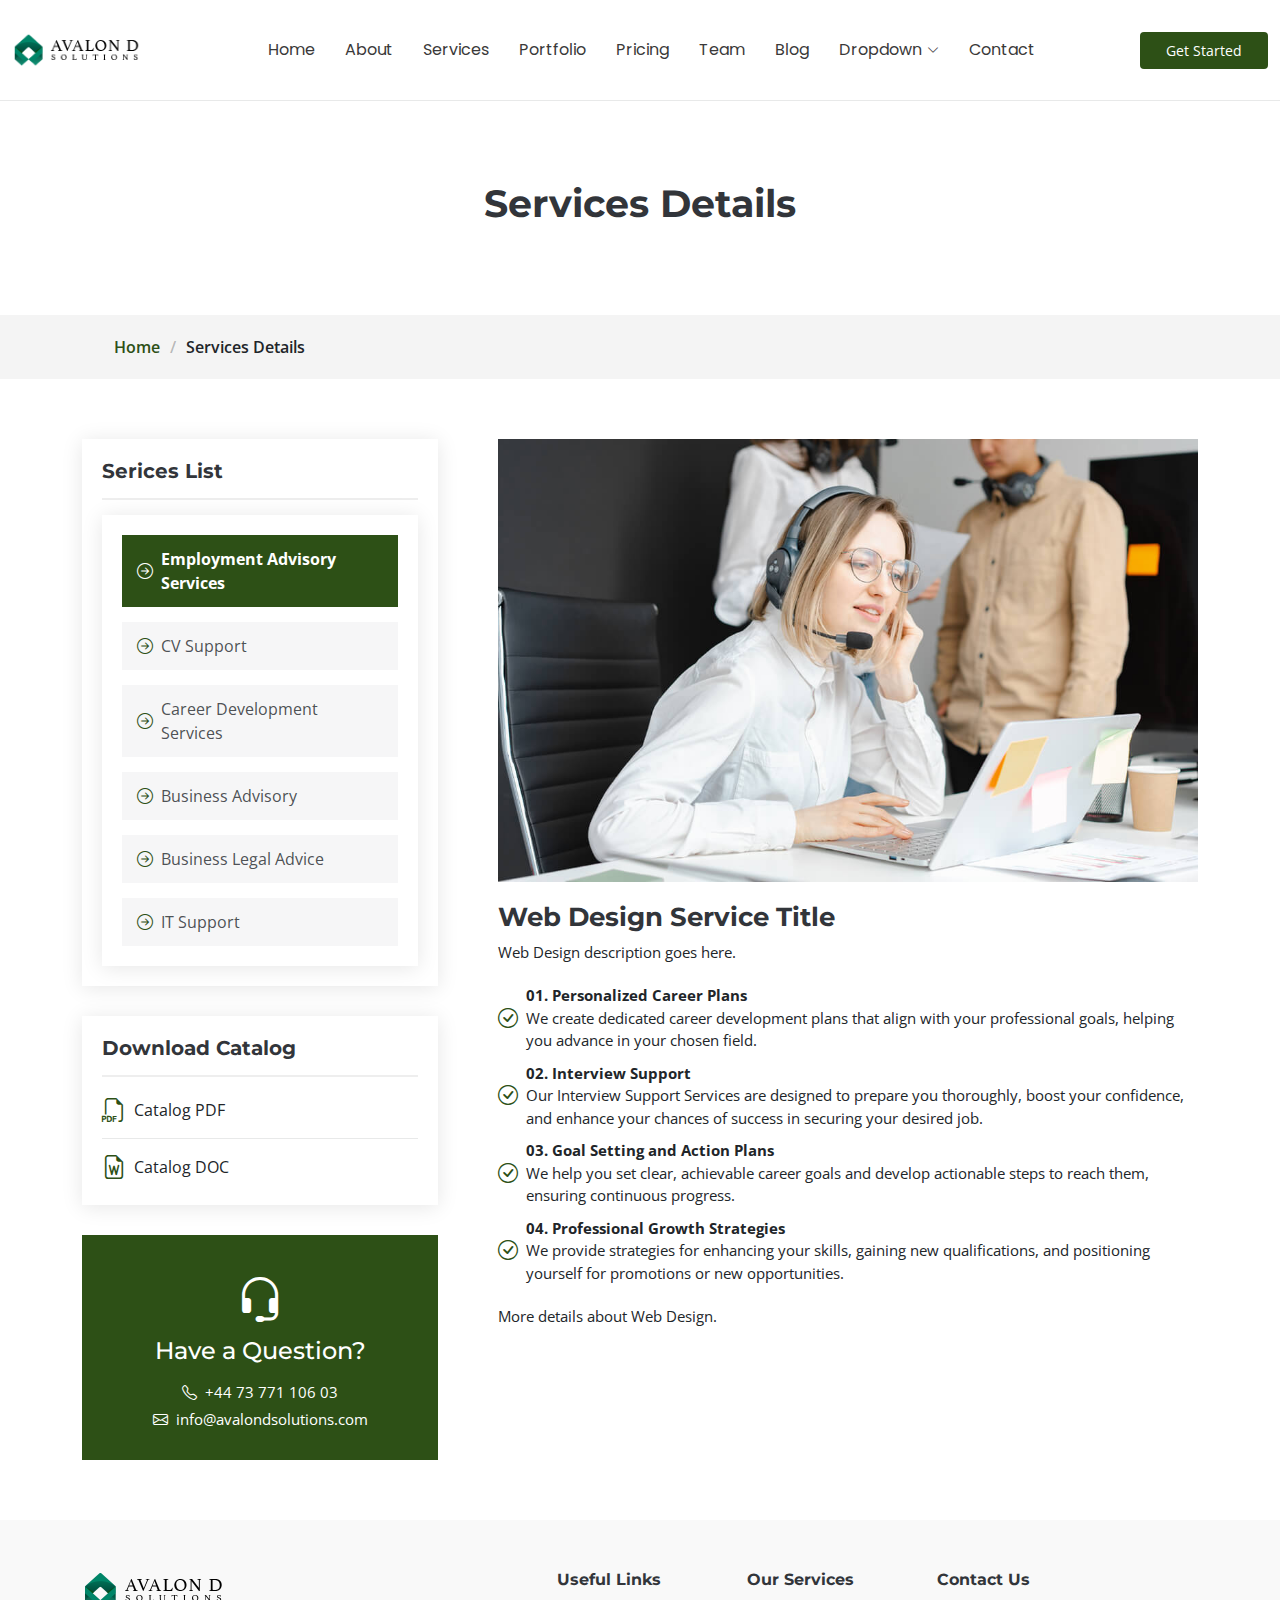
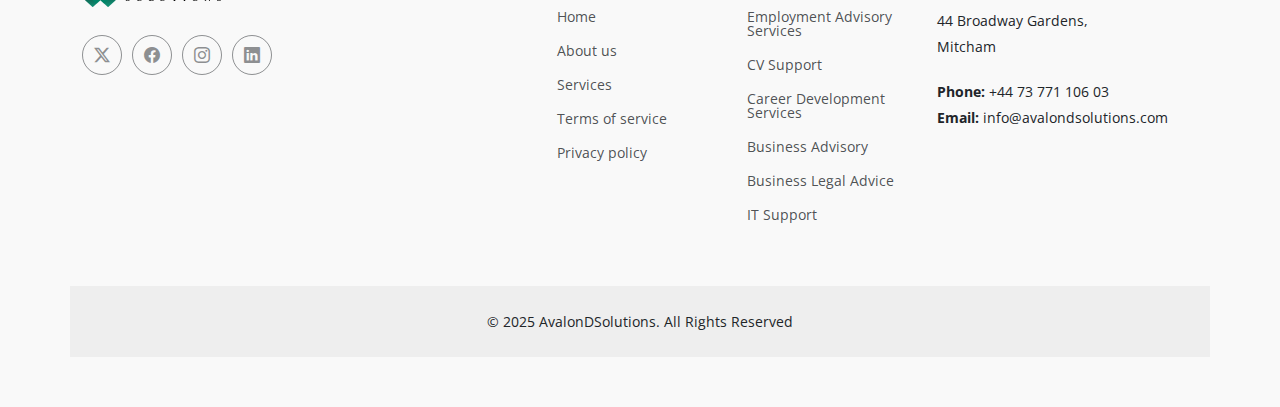
<file: services-details.html>
<!DOCTYPE html>
<html lang="en">

<head>
  <meta charset="utf-8">
  <meta content="width=device-width, initial-scale=1.0" name="viewport">
  <title>Services Details - AvalonDSolutions</title>
  <meta name="description" content="">
  <meta name="keywords" content="">

  <!-- Favicons -->
  <link href="assets/img/favicon.png" rel="icon">
  <link href="assets/img/apple-touch-icon.png" rel="apple-touch-icon">

  <!-- Fonts -->
  <link href="https://fonts.googleapis.com" rel="preconnect">
  <link href="https://fonts.gstatic.com" rel="preconnect" crossorigin>
  <link href="https://fonts.googleapis.com/css2?family=Open+Sans:ital,wght@0,300;0,400;0,500;0,600;0,700;0,800;1,300;1,400;1,500;1,600;1,700;1,800&family=Montserrat:ital,wght@0,100;0,200;0,300;0,400;0,500;0,600;0,700;0,800;0,900;1,100;1,200;1,300;1,400;1,500;1,600;1,700;1,800;1,900&family=Poppins:ital,wght@0,100;0,200;0,300;0,400;0,500;0,600;0,700;0,800;0,900;1,100;1,200;1,300;1,400;1,500;1,600;1,700;1,800;1,900&display=swap" rel="stylesheet">

  <!-- Vendor CSS Files -->
  <link href="assets/vendor/bootstrap/css/bootstrap.min.css" rel="stylesheet">
  <link href="assets/vendor/bootstrap-icons/bootstrap-icons.css" rel="stylesheet">
  <link href="assets/vendor/aos/aos.css" rel="stylesheet">
  <link href="assets/vendor/glightbox/css/glightbox.min.css" rel="stylesheet">
  <link href="assets/vendor/swiper/swiper-bundle.min.css" rel="stylesheet">

  <!-- Main CSS File -->
  <link href="assets/css/main.css" rel="stylesheet">
  <style>
    #service-details {
      transition: opacity 0.3s;
    }
    .services-list a.active {
      font-weight: bold;
      color: #0d6efd;
    }
    .services-list a {
      transition: color 0.2s, font-weight 0.2s;
    }
    .service-box {
      /* Add any additional styling for the persistent service box if needed */
    }
  </style>
</head>
 
<body class="services-details-page">

  <header id="header" class="header d-flex align-items-center sticky-top">
    <div class="container-fluid position-relative d-flex align-items-center justify-content-between">

      <a href="index.html" class="logo d-flex align-items-center me-auto me-xl-0">
        <img src="assets/img/avalon-d-solutions.png" alt=""> 
      </a>

      <nav id="navmenu" class="navmenu">
        <ul>
          <li><a href="index.html#hero">Home</a></li>
          <li><a href="index.html#about">About</a></li>
          <li><a href="index.html#services">Services</a></li>
          <li><a href="index.html#portfolio">Portfolio</a></li>
          <li><a href="index.html#pricing">Pricing</a></li>
          <li><a href="index.html#team">Team</a></li>
          <li><a href="blog.html">Blog</a></li>
          <li class="dropdown"><a href="#"><span>Dropdown</span> <i class="bi bi-chevron-down toggle-dropdown"></i></a>
            <ul>
              <li><a href="#">Dropdown 1</a></li>
              <li class="dropdown"><a href="#"><span>Deep Dropdown</span> <i class="bi bi-chevron-down toggle-dropdown"></i></a>
                <ul>
                  <li><a href="#">Deep Dropdown 1</a></li>
                  <li><a href="#">Deep Dropdown 2</a></li>
                  <li><a href="#">Deep Dropdown 3</a></li>
                  <li><a href="#">Deep Dropdown 4</a></li>
                  <li><a href="#">Deep Dropdown 5</a></li>
                </ul>
              </li>
              <li><a href="#">Dropdown 2</a></li>
              <li><a href="#">Dropdown 3</a></li>
              <li><a href="#">Dropdown 4</a></li>
            </ul>
          </li>
          <li><a href="index.html#contact">Contact</a></li>
        </ul>
        <i class="mobile-nav-toggle d-xl-none bi bi-list"></i>
      </nav>

      <a class="btn-getstarted" href="index.html#about">Get Started</a>

    </div>
  </header>

  <main class="main">

    <!-- Page Title -->
    <div class="page-title" data-aos="fade">
      <div class="heading">
        <div class="container">
          <div class="row d-flex justify-content-center text-center">
            <div class="col-lg-8">
              <h1>Services Details</h1>
            </div>
          </div>
        </div>
      </div>
      <nav class="breadcrumbs">
        <div class="container">
          <ol>
            <li><a href="index.html">Home</a></li>
            <li class="current">Services Details</li>
          </ol>
        </div>
      </nav>
    </div><!-- End Page Title -->

    <!-- Service Details Section -->
    <section id="service-details" class="service-details section">

      <div class="container">

        <div class="row gy-5">

          <div class="col-lg-4" data-aos="fade-up" data-aos-delay="100">

            <div class="service-box">
              <h4>Serices List</h4>
              <div class="services-list service-box">
                <a href="#" class="active" data-service="web-design"><i class="bi bi-arrow-right-circle"></i><span>Employment Advisory Services</span></a>
                <a href="#" data-service="product-management"><i class="bi bi-arrow-right-circle"></i><span>CV Support</span></a>
                <a href="#" data-service="graphic-design"><i class="bi bi-arrow-right-circle"></i><span>Career Development Services</span></a>
                <a href="#" data-service="business-advisory"><i class="bi bi-arrow-right-circle"></i><span>Business Advisory</span></a>
                <a href="#" data-service="business-legal"><i class="bi bi-arrow-right-circle"></i><span>Business Legal Advice</span></a>
                <a href="#" data-service="it-support"><i class="bi bi-arrow-right-circle"></i><span>IT Support</span></a>
              </div>
            </div><!-- End Services List -->

            <div class="service-box">
              <h4>Download Catalog</h4>
              <div class="download-catalog">
                <a href="#"><i class="bi bi-filetype-pdf"></i><span>Catalog PDF</span></a>
                <a href="#"><i class="bi bi-file-earmark-word"></i><span>Catalog DOC</span></a>
              </div>
            </div><!-- End Services List -->

            <div class="help-box d-flex flex-column justify-content-center align-items-center">
              <i class="bi bi-headset help-icon"></i>
              <h4>Have a Question?</h4>
              <p class="d-flex align-items-center mt-2 mb-0"><i class="bi bi-telephone me-2"></i> <span>+44 73 771 106 03</span></p>
              <p class="d-flex align-items-center mt-1 mb-0"><i class="bi bi-envelope me-2"></i> <a href="mailto:info@avalondsolutions.com">info@avalondsolutions.com</a></p>
            </div>

          </div>

          <div id="service-details-content" class="col-lg-8 ps-lg-5" data-aos="fade-up" data-aos-delay="200" style="transition: opacity 0.3s;">
            <img src="assets/img/services.jpg" alt="" class="img-fluid services-img">
            <h3>Web Design Service Title</h3>
            <p>Web Design description goes here.</p>
            <ul>
              <li><i class='bi bi-check-circle'></i> <span><strong>01. Personalized Career Plans</strong><br>
We create dedicated career development plans that align with your professional goals, helping you advance in your chosen field.</span></li>
              <li><i class='bi bi-check-circle'></i> <span><strong>02. Interview Support</strong><br>
Our Interview Support Services are designed to prepare you thoroughly, boost your confidence, and enhance your chances of success in securing your desired job.</span></li>
              <li><i class='bi bi-check-circle'></i> <span><strong>03. Goal Setting and Action Plans</strong><br>
We help you set clear, achievable career goals and develop actionable steps to reach them, ensuring continuous progress.</span></li>
              <li><i class='bi bi-check-circle'></i> <span><strong>04. Professional Growth Strategies</strong><br>
We provide strategies for enhancing your skills, gaining new qualifications, and positioning yourself for promotions or new opportunities.</span></li>
            </ul>
            <p>More details about Web Design.</p>
          </div>

        </div>

      </div>

    </section><!-- /Service Details Section -->

  </main>

  <footer id="footer" class="footer position-relative light-background">

    <div class="container footer-top">
      <div class="row gy-4">
        <div class="col-lg-5 col-md-12 footer-about">
          <a href="index.html" class="logo d-flex align-items-center">
            <img src="assets/img/avalon-d-solutions.png" alt=""> 
          </a>
          <div class="social-links d-flex mt-4">
            <a href=""><i class="bi bi-twitter-x"></i></a>
            <a href=""><i class="bi bi-facebook"></i></a>
            <a href=""><i class="bi bi-instagram"></i></a>
            <a href=""><i class="bi bi-linkedin"></i></a>
          </div>
        </div>

        <div class="col-lg-2 col-6 footer-links">
          <h4>Useful Links</h4>
          <ul>
            <li><a href="#">Home</a></li>
            <li><a href="#">About us</a></li>
            <li><a href="#">Services</a></li>
            <li><a href="#">Terms of service</a></li>
            <li><a href="#">Privacy policy</a></li>
          </ul>
        </div>

        <div class="col-lg-2 col-6 footer-links">
          <h4>Our Services</h4>
          <ul>
           <li><a href="#">Employment Advisory Services</a></li>
            <li><a href="#">CV Support</a></li>
            <li><a href="#">Career Development Services</a></li>
            <li><a href="#">Business Advisory</a></li>
            <li><a href="#">Business Legal Advice</a></li>
            <li><a href="#">IT Support</a></li> 
          </ul>
        </div>

        <div class="col-lg-3 col-md-12 footer-contact text-center text-md-start">
          <h4>Contact Us</h4>
          <p>44 Broadway Gardens,</p>
          <p>Mitcham</p>
          <p class="mt-4"><strong>Phone:</strong> <span>+44 73 771 106 03</span></p>
          <p><strong>Email:</strong> <span>info@avalondsolutions.com</span></p>
        </div>

      </div>
    </div>

    <div class="container copyright text-center mt-4">
              <p>&copy; <span>2025</span> <span class="sitename">AvalonDSolutions</span>. All Rights Reserved</p>

  </footer>

  <!-- Scroll Top -->
  <a href="#" id="scroll-top" class="scroll-top d-flex align-items-center justify-content-center"><i class="bi bi-arrow-up-short"></i></a>

  <!-- Preloader -->
  <div id="preloader"></div>

  <!-- Vendor JS Files -->
  <script src="assets/vendor/bootstrap/js/bootstrap.bundle.min.js"></script>
  <script src="assets/vendor/php-email-form/validate.js"></script>
  <script src="assets/vendor/aos/aos.js"></script>
  <script src="assets/vendor/glightbox/js/glightbox.min.js"></script>
  <script src="assets/vendor/purecounter/purecounter_vanilla.js"></script>
  <script src="assets/vendor/imagesloaded/imagesloaded.pkgd.min.js"></script>
  <script src="assets/vendor/isotope-layout/isotope.pkgd.min.js"></script>
  <script src="assets/vendor/swiper/swiper-bundle.min.js"></script>

  <!-- Main JS File -->
  <script src="assets/js/main.js"></script>
  
  <script>
    const servicesData = {
      "web-design": {
        img: "assets/img/services1.png",
        title: "Employment Advisory Services",
        desc: `
          <p></p>
          <ul>
            <li><i class='bi bi-check-circle'></i> <span><strong>Personalized Job Search Strategies</strong><br>
Tailored guidance on how to effectively search for job opportunities that align with your skills, experience, and career goals.</span></li>
            <li><i class='bi bi-check-circle'></i> <span><strong>Interview Preparation</strong><br>
Expert coaching to help you confidently navigate interviews, including mock interviews and tips on answering tough questions.</span></li>
<li><i class='bi bi-check-circle'></i> <span><strong>Job Market Insights</strong><br>
Up-to-date information on industry trends, demand for skills, and emerging opportunities in various sectors.</span></li>
<li><i class='bi bi-check-circle'></i> <span><strong>Ongoing Career Support</strong><br>
Continuous support and follow-up to help you stay on track with your career goals, even after you’ve secured a new position.</span></li>
          </ul>
          <p></p>
        `
      },
      "product-management": {
        img: "assets/img/services2.png",
        title: "Career Development Services",
        desc: `
          <p></p>
          <ul>
            <li><i class='bi bi-check-circle'></i> <span><strong>Personalized Job Search Strategies</strong><br>
Tailored guidance on how to effectively search for job opportunities that align with your skills, experience, and career goals.</span></li>
            <li><i class='bi bi-check-circle'></i> <span><strong>Interview Preparation</strong><br>
Expert coaching to help you confidently navigate interviews, including mock interviews and tips on answering tough questions.</span></li>
<li><i class='bi bi-check-circle'></i> <span><strong>Goal Setting and Action Plans</strong><br>
We help you set clear, achievable career goals and develop actionable steps to reach them, ensuring continuous progress.</span></li>
<li><i class='bi bi-check-circle'></i> <span><strong>Professional Growth Strategies</strong><br>
We provide strategies for enhancing your skills, gaining new qualifications, and positioning yourself for promotions or new opportunities.</span></li>
          </ul>
          <p></p>
        `
      },
      "graphic-design": {
        img: "assets/img/services2.png",
        title: "Career Development Services",
        desc: `
          <ul>
            <li><i class='bi bi-check-circle'></i> <span><strong>Personalized Career Plans</strong><br>
We create dedicated career development plans that align with your professional goals, helping you advance in your chosen field.</span></li>
            <li><i class='bi bi-check-circle'></i> <span><strong>Interview Support</strong><br>
Our Interview Support Services are designed to prepare you thoroughly, boost your confidence, and enhance your chances of success in securing your desired job.</span></li>
            <li><i class='bi bi-check-circle'></i> <span><strong>Goal Setting and Action Plans</strong><br>
We help you set clear, achievable career goals and develop actionable steps to reach them, ensuring continuous progress.</span></li>
            <li><i class='bi bi-check-circle'></i> <span><strong>Professional Growth Strategies</strong><br>
We provide strategies for enhancing your skills, gaining new qualifications, and positioning yourself for promotions or new opportunities.</span></li>
          </ul>
        `
      },
              "business-advisory": {
          img: "assets/img/services2.png",
          title: "Business Advisory",
          desc: `
            <p></p>
            <ul>
              <li><i class='bi bi-check-circle'></i> <span><strong>Strategic Growth Planning</strong><br>
We help you develop comprehensive business strategies that drive sustainable growth and profitability.</span></li>
              <li><i class='bi bi-check-circle'></i> <span><strong>Market Analysis and Insights</strong><br>
Our experts provide in-depth market analysis, helping you identify new opportunities and stay ahead of industry trends.</span></li>
<li><i class='bi bi-check-circle'></i> <span><strong>Customer Acquisition Strategies</strong><br>
We create tailored customer acquisition plans to expand your client base and increase revenue.</span></li>
<li><i class='bi bi-check-circle'></i> <span><strong>Ongoing Business Support</strong><br>
We offer continuous support and advisory services, ensuring your business remains agile and competitive in a dynamic market.</span></li>
            </ul>
            <p></p>
          `
        },
        "business-legal": {
          img: "assets/img/services3.png",
          title: "Business Legal Advice",
          desc: `
            <p></p>
            <ul>
              <li><i class='bi bi-check-circle'></i> <span><strong>Comprehensive Legal Guidance</strong><br>
We offer expert legal advice on a wide range of business matters, ensuring your company operates within the law.</span></li>
              <li><i class='bi bi-check-circle'></i> <span><strong>Contract Drafting and Review</strong><br>
Our legal team assists in drafting, reviewing, and negotiating contracts to protect your business interests and minimize risk.</span></li>
<li><i class='bi bi-check-circle'></i> <span><strong>Regulatory Compliance</strong><br>
We help you navigate complex regulatory requirements, ensuring your business remains compliant with all applicable laws.</span></li>
<li><i class='bi bi-check-circle'></i> <span><strong>Risk Management</strong><br>
We identify potential legal risks and provide strategies to mitigate them, safeguarding your business against potential liabilities.</span></li>
            </ul>
            <p></p>
          `
        },
        "it-support": {
          img: "assets/img/services4.png",
          title: "IT Support",
          desc: `
            <p></p>
            <ul>
              <li><i class='bi bi-check-circle'></i> <span><strong>Website and Web App Development</strong><br>
We create and optimize websites to ensure your online presence is professional, user-friendly, and effective in attracting and converting customers.</span></li>
              <li><i class='bi bi-check-circle'></i> <span><strong>Digital Marketing</strong><br>
We develop dedicated digital marketing plans, including SEO, social media, and email marketing, to boost your online visibility and engagement.</span></li>
<li><i class='bi bi-check-circle'></i> <span><strong>Graphic Design</strong><br>
Designing eye-catching and professional graphics for marketing materials, social media, or branding is what we do.</span></li>
<li><i class='bi bi-check-circle'></i> <span><strong>Presentation Development</strong><br>
In addition to being visually appealing, our presentations are also structured to clearly convey your ideas and engage your audience.</span></li>
            </ul>
            <p></p>
          `
        },
      
    };
    document.querySelectorAll('.services-list a').forEach(link => {
      link.addEventListener('click', function(e) {
        e.preventDefault();
        const serviceKey = this.getAttribute('data-service');
        // Save selected service to localStorage
        localStorage.setItem('selectedService', serviceKey);
        // If CV Support is clicked, redirect to cv-support.html
        if (serviceKey === 'product-management') {
          document.getElementById('service-details-content').style.opacity = 0;
          setTimeout(() => {
            window.location.href = 'cv-support.html';
          }, 300);
          return;
        }
        document.querySelectorAll('.services-list a').forEach(l => l.classList.remove('active'));
        this.classList.add('active');
        const details = servicesData[serviceKey];
        if (details) {
          const detailsDiv = document.getElementById('service-details-content');
          detailsDiv.style.opacity = 0;
          setTimeout(() => {
            detailsDiv.innerHTML = `
              <img src="${details.img}" alt="" class="img-fluid services-img">
              <h3>${details.title}</h3>
              ${details.desc}
            `;
            detailsDiv.style.opacity = 1;
          }, 300);
        }
      });
    });

    // On page load, check localStorage and show the correct service
    window.addEventListener('DOMContentLoaded', () => {
      const savedService = localStorage.getItem('selectedService');
      if (savedService && servicesData[savedService]) {
        // Set the active class
        document.querySelectorAll('.services-list a').forEach(l => {
          l.classList.toggle('active', l.getAttribute('data-service') === savedService);
        });
        // Show the details
        const details = servicesData[savedService];
        const detailsDiv = document.getElementById('service-details-content');
        detailsDiv.innerHTML = `
          <img src="${details.img}" alt="" class="img-fluid services-img">
          <h3>${details.title}</h3>
          ${details.desc}
        `;
        detailsDiv.style.opacity = 1;
      }
    });
  </script>

</body>

</html>
</file>
<file: assets/css/main.css>
/**
* Template Name: Append
* Template URL: https://bootstrapmade.com/append-bootstrap-website-template/
* Updated: Aug 07 2024 with Bootstrap v5.3.3
* Author: BootstrapMade.com
* License: https://bootstrapmade.com/license/
*/

/*--------------------------------------------------------------
# Font & Color Variables
# Help: https://bootstrapmade.com/color-system/
--------------------------------------------------------------*/
/* Fonts */
:root {
  --default-font: "Open Sans",  system-ui, -apple-system, "Segoe UI", Roboto, "Helvetica Neue", Arial, "Noto Sans", "Liberation Sans", sans-serif, "Apple Color Emoji", "Segoe UI Emoji", "Segoe UI Symbol", "Noto Color Emoji";
  --heading-font: "Montserrat",  sans-serif;
  --nav-font: "Poppins",  sans-serif;
}

/* Global Colors - The following color variables are used throughout the website. Updating them here will change the color scheme of the entire website */
:root { 
  --background-color: #ffffff; /* Background color for the entire website, including individual sections */
  --default-color: #212529; /* Default color used for the majority of the text content across the entire website */
  --heading-color: #32353a; /* Color for headings, subheadings and title throughout the website */
  --accent-color: #2d5016; /* Accent color that represents your brand on the website. It's used for buttons, links, and other elements that need to stand out */
  --surface-color: #ffffff; /* The surface color is used as a background of boxed elements within sections, such as cards, icon boxes, or other elements that require a visual separation from the global background. */
  --contrast-color: #ffffff; /* Contrast color for text, ensuring readability against backgrounds of accent, heading, or default colors. */
}

/* Nav Menu Colors - The following color variables are used specifically for the navigation menu. They are separate from the global colors to allow for more customization options */
:root {
  --nav-color: #3a3939;  /* The default color of the main navmenu links */
  --nav-hover-color: #2d5016; /* Applied to main navmenu links when they are hovered over or active */
  --nav-mobile-background-color: #ffffff; /* Used as the background color for mobile navigation menu */
  --nav-dropdown-background-color: #ffffff; /* Used as the background color for dropdown items that appear when hovering over primary navigation items */
  --nav-dropdown-color: #3a3939; /* Used for navigation links of the dropdown items in the navigation menu. */
  --nav-dropdown-hover-color: #2d5016; /* Similar to --nav-hover-color, this color is applied to dropdown navigation links when they are hovered over. */
}

/* Color Presets - These classes override global colors when applied to any section or element, providing reuse of the sam color scheme. */

.light-background {
  --background-color: #f9f9f9;
  --surface-color: #ffffff;
}

.dark-background {
  --background-color: #060606;
  --default-color: #ffffff;
  --heading-color: #ffffff;
  --surface-color: #252525;
  --contrast-color: #ffffff;
}

/* Smooth scroll */
:root {
  scroll-behavior: smooth;
}

/*--------------------------------------------------------------
# General Styling & Shared Classes
--------------------------------------------------------------*/
body {
  color: var(--default-color);
  background-color: var(--background-color);
  font-family: var(--default-font);
}

a {
  color: var(--accent-color);
  text-decoration: none;
  transition: 0.3s;
}

a:hover {
  color: color-mix(in srgb, var(--accent-color), transparent 25%);
  text-decoration: none;
}

h1,
h2,
h3,
h4,
h5,
h6 {
  color: var(--heading-color);
  font-family: var(--heading-font);
}

/* PHP Email Form Messages
------------------------------*/
.php-email-form .error-message {
  display: none;
  background: #df1529;
  color: #ffffff;
  text-align: left;
  padding: 15px;
  margin-bottom: 24px;
  font-weight: 600;
}

.php-email-form .sent-message {
  display: none;
  color: #ffffff;
  background: #059652;
  text-align: center;
  padding: 15px;
  margin-bottom: 24px;
  font-weight: 600;
}

.php-email-form .loading {
  display: none;
  background: var(--surface-color);
  text-align: center;
  padding: 15px;
  margin-bottom: 24px;
}

.php-email-form .loading:before {
  content: "";
  display: inline-block;
  border-radius: 50%;
  width: 24px;
  height: 24px;
  margin: 0 10px -6px 0;
  border: 3px solid var(--accent-color);
  border-top-color: var(--surface-color);
  animation: php-email-form-loading 1s linear infinite;
}

@keyframes php-email-form-loading {
  0% {
    transform: rotate(0deg);
  }

  100% {
    transform: rotate(360deg);
  }
}

/*--------------------------------------------------------------
# Global Header
--------------------------------------------------------------*/
.header {
  color: var(--default-color);
  background-color: var(--background-color);
  padding: 20px 0;
  transition: all 0.5s;
  z-index: 997;
}

.header .logo {
  line-height: 1;
}

.header .logo img {
  max-height: 36px;
  margin-right: 8px;
}

.header .logo h1 {
  font-size: 24px;
  margin: 0;
  font-weight: 600;
  color: var(--heading-color);
}

.header .logo span {
  color: var(--accent-color);
  font-size: 24px;
  font-weight: 600;
  padding-left: 3px;
}

.header .btn-getstarted,
.header .btn-getstarted:focus {
  color: var(--contrast-color);
  background: var(--accent-color);
  font-size: 14px;
  padding: 8px 26px;
  margin: 0;
  border-radius: 4px;
  transition: 0.3s;
}

.header .btn-getstarted:hover,
.header .btn-getstarted:focus:hover {
  color: var(--contrast-color);
  background: color-mix(in srgb, var(--accent-color), transparent 15%);
}

@media (max-width: 1200px) {
  .header .logo {
    order: 1;
  }

  .header .btn-getstarted {
    order: 2;
    margin: 0 15px 0 0;
    padding: 6px 20px;
  }

  .header .navmenu {
    order: 3;
  }
}

.scrolled .header {
  box-shadow: 0 0 30px 10px rgba(0, 0, 0, 0.1);
}

/* Index Page Header
------------------------------*/
.index-page .header {
  --background-color: rgba(255, 255, 255, 0);
  --heading-color: #ffffff;
  --nav-color: rgba(255, 255, 255, 0.5);
  --nav-hover-color: #ffffff;
}

/* Index Page Header on Scroll
------------------------------*/
.index-page.scrolled .header {
  --background-color: #ffffff;
  --heading-color: #32353a;
  --nav-color: #3a3939;
  --nav-hover-color: #2d5016;
}

/*--------------------------------------------------------------
# Navigation Menu
--------------------------------------------------------------*/
/* Navmenu - Desktop */
@media (min-width: 1200px) {
  .navmenu {
    padding: 0;
  }

  .navmenu ul {
    margin: 0;
    padding: 0;
    display: flex;
    list-style: none;
    align-items: center;
  }

  .navmenu li {
    position: relative;
  }

  .navmenu a,
  .navmenu a:focus {
    color: var(--nav-color);
    padding: 18px 15px;
    font-size: 16px;
    font-family: var(--nav-font);
    font-weight: 400;
    display: flex;
    align-items: center;
    justify-content: space-between;
    white-space: nowrap;
    transition: 0.3s;
  }

  .navmenu a i,
  .navmenu a:focus i {
    font-size: 12px;
    line-height: 0;
    margin-left: 5px;
    transition: 0.3s;
  }

  .navmenu li:last-child a {
    padding-right: 0;
  }

  .navmenu li:hover>a,
  .navmenu .active,
  .navmenu .active:focus {
    color: var(--nav-hover-color);
  }

  .navmenu .dropdown ul {
    margin: 0;
    padding: 10px 0;
    background: var(--nav-dropdown-background-color);
    display: block;
    position: absolute;
    visibility: hidden;
    left: 14px;
    top: 130%;
    opacity: 0;
    transition: 0.3s;
    border-radius: 4px;
    z-index: 99;
    box-shadow: 0px 0px 30px rgba(0, 0, 0, 0.1);
  }

  .navmenu .dropdown ul li {
    min-width: 200px;
  }

  .navmenu .dropdown ul a {
    padding: 10px 20px;
    font-size: 15px;
    text-transform: none;
    color: var(--nav-dropdown-color);
  }

  .navmenu .dropdown ul a i {
    font-size: 12px;
  }

  .navmenu .dropdown ul a:hover,
  .navmenu .dropdown ul .active:hover,
  .navmenu .dropdown ul li:hover>a {
    color: var(--nav-dropdown-hover-color);
  }

  .navmenu .dropdown:hover>ul {
    opacity: 1;
    top: 100%;
    visibility: visible;
  }

  .navmenu .dropdown .dropdown ul {
    top: 0;
    left: -90%;
    visibility: hidden;
  }

  .navmenu .dropdown .dropdown:hover>ul {
    opacity: 1;
    top: 0;
    left: -100%;
    visibility: visible;
  }
}

/* Navmenu - Mobile */
@media (max-width: 1199px) {
  .mobile-nav-toggle {
    color: var(--nav-color);
    font-size: 28px;
    line-height: 0;
    margin-right: 10px;
    cursor: pointer;
    transition: color 0.3s;
  }

  .navmenu {
    padding: 0;
    z-index: 9997;
  }

  .navmenu ul {
    display: none;
    list-style: none;
    position: absolute;
    inset: 60px 20px 20px 20px;
    padding: 10px 0;
    margin: 0;
    border-radius: 6px;
    background-color: var(--nav-mobile-background-color);
    overflow-y: auto;
    transition: 0.3s;
    z-index: 9998;
    box-shadow: 0px 0px 30px rgba(0, 0, 0, 0.1);
  }

  .navmenu a,
  .navmenu a:focus {
    color: var(--nav-dropdown-color);
    padding: 10px 20px;
    font-family: var(--nav-font);
    font-size: 17px;
    font-weight: 500;
    display: flex;
    align-items: center;
    justify-content: space-between;
    white-space: nowrap;
    transition: 0.3s;
  }

  .navmenu a i,
  .navmenu a:focus i {
    font-size: 12px;
    line-height: 0;
    margin-left: 5px;
    width: 30px;
    height: 30px;
    display: flex;
    align-items: center;
    justify-content: center;
    border-radius: 50%;
    transition: 0.3s;
    background-color: color-mix(in srgb, var(--accent-color), transparent 90%);
  }

  .navmenu a i:hover,
  .navmenu a:focus i:hover {
    background-color: var(--accent-color);
    color: var(--contrast-color);
  }

  .navmenu a:hover,
  .navmenu .active,
  .navmenu .active:focus {
    color: var(--nav-dropdown-hover-color);
  }

  .navmenu .active i,
  .navmenu .active:focus i {
    background-color: var(--accent-color);
    color: var(--contrast-color);
    transform: rotate(180deg);
  }

  .navmenu .dropdown ul {
    position: static;
    display: none;
    z-index: 99;
    padding: 10px 0;
    margin: 10px 20px;
    background-color: var(--nav-dropdown-background-color);
    border: 1px solid color-mix(in srgb, var(--default-color), transparent 90%);
    box-shadow: none;
    transition: all 0.5s ease-in-out;
  }

  .navmenu .dropdown ul ul {
    background-color: rgba(33, 37, 41, 0.1);
  }

  .navmenu .dropdown>.dropdown-active {
    display: block;
    background-color: rgba(33, 37, 41, 0.03);
  }

  .mobile-nav-active {
    overflow: hidden;
  }

  .mobile-nav-active .mobile-nav-toggle {
    color: #fff;
    position: absolute;
    font-size: 32px;
    top: 15px;
    right: 15px;
    margin-right: 0;
    z-index: 9999;
  }

  .mobile-nav-active .navmenu {
    position: fixed;
    overflow: hidden;
    inset: 0;
    background: rgba(33, 37, 41, 0.8);
    transition: 0.3s;
  }

  .mobile-nav-active .navmenu>ul {
    display: block;
  }
}

/*--------------------------------------------------------------
# Global Footer
--------------------------------------------------------------*/
.footer {
  color: var(--default-color);
  background-color: var(--background-color);
  font-size: 14px;
  padding-bottom: 50px;
  position: relative;
}

.footer .footer-top {
  padding-top: 50px;
}

.footer .footer-about .logo {
  margin-bottom: 25px;
}

.footer .footer-about .logo img {
  max-height: 40px;
  margin-right: 6px;
}

.footer .footer-about .logo span {
  color: var(--heading-color);
  font-size: 30px;
  font-weight: 700;
  letter-spacing: 1px;
  font-family: var(--heading-font);
}

.footer .footer-about p {
  font-size: 14px;
  font-family: var(--heading-font);
}

.footer .social-links a {
  display: flex;
  align-items: center;
  justify-content: center;
  width: 40px;
  height: 40px;
  border-radius: 50%;
  border: 1px solid color-mix(in srgb, var(--default-color), transparent 50%);
  font-size: 16px;
  color: color-mix(in srgb, var(--default-color), transparent 50%);
  margin-right: 10px;
  transition: 0.3s;
}

.footer .social-links a:hover {
  color: var(--accent-color);
  border-color: var(--accent-color);
}

.footer h4 {
  font-size: 16px;
  font-weight: bold;
  position: relative;
  padding-bottom: 12px;
}

.footer .footer-links {
  margin-bottom: 30px;
}

.footer .footer-links ul {
  list-style: none;
  padding: 0;
  margin: 0;
}

.footer .footer-links ul i {
  padding-right: 2px;
  font-size: 12px;
  line-height: 0;
}

.footer .footer-links ul li {
  padding: 10px 0;
  display: flex;
  align-items: center;
}

.footer .footer-links ul li:first-child {
  padding-top: 0;
}

.footer .footer-links ul a {
  color: color-mix(in srgb, var(--default-color), transparent 20%);
  display: inline-block;
  line-height: 1;
}

.footer .footer-links ul a:hover {
  color: var(--accent-color);
}

.footer .footer-contact p {
  margin-bottom: 5px;
}

.footer .copyright {
  padding-top: 25px;
  padding-bottom: 25px;
  background-color: color-mix(in srgb, var(--default-color), transparent 95%);
}

.footer .copyright p {
  margin-bottom: 0;
}

.footer .credits {
  margin-top: 6px;
  font-size: 13px;
}

/*--------------------------------------------------------------
# Preloader
--------------------------------------------------------------*/
#preloader {
  position: fixed;
  inset: 0;
  z-index: 999999;
  overflow: hidden;
  background: var(--background-color);
  transition: all 0.6s ease-out;
}

#preloader:before {
  content: "";
  position: fixed;
  top: calc(50% - 30px);
  left: calc(50% - 30px);
  border: 6px solid #ffffff;
  border-color: var(--accent-color) transparent var(--accent-color) transparent;
  border-radius: 50%;
  width: 60px;
  height: 60px;
  animation: animate-preloader 1.5s linear infinite;
}

@keyframes animate-preloader {
  0% {
    transform: rotate(0deg);
  }

  100% {
    transform: rotate(360deg);
  }
}

/*--------------------------------------------------------------
# Scroll Top Button
--------------------------------------------------------------*/
.scroll-top {
  position: fixed;
  visibility: hidden;
  opacity: 0;
  right: 15px;
  bottom: 15px;
  z-index: 99999;
  background-color: var(--accent-color);
  width: 40px;
  height: 40px;
  border-radius: 4px;
  transition: all 0.4s;
}

.scroll-top i {
  font-size: 24px;
  color: var(--contrast-color);
  line-height: 0;
}

.scroll-top:hover {
  background-color: color-mix(in srgb, var(--accent-color), transparent 20%);
  color: var(--contrast-color);
}

.scroll-top.active {
  visibility: visible;
  opacity: 1;
}

/*--------------------------------------------------------------
# Disable aos animation delay on mobile devices
--------------------------------------------------------------*/
@media screen and (max-width: 768px) {
  [data-aos-delay] {
    transition-delay: 0 !important;
  }
}

/*--------------------------------------------------------------
# Global Page Titles & Breadcrumbs
--------------------------------------------------------------*/
.page-title {
  color: var(--default-color);
  background-color: var(--background-color);
  position: relative;
}

.page-title .heading {
  padding: 80px 0;
  border-top: 1px solid color-mix(in srgb, var(--default-color), transparent 90%);
}

.page-title .heading h1 {
  font-size: 38px;
  font-weight: 700;
}

.page-title nav {
  background-color: color-mix(in srgb, var(--default-color), transparent 95%);
  padding: 20px 0;
}

.page-title nav ol {
  display: flex;
  flex-wrap: wrap;
  list-style: none;
  margin: 0;
  font-size: 16px;
  font-weight: 600;
}

.page-title nav ol li+li {
  padding-left: 10px;
}

.page-title nav ol li+li::before {
  content: "/";
  display: inline-block;
  padding-right: 10px;
  color: color-mix(in srgb, var(--default-color), transparent 70%);
}

/*--------------------------------------------------------------
# Global Sections
--------------------------------------------------------------*/
section,
.section {
  color: var(--default-color);
  background-color: var(--background-color);
  padding: 60px 0;
  scroll-margin-top: 98px;
  overflow: clip;
}

@media (max-width: 1199px) {

  section,
  .section {
    scroll-margin-top: 64px;
  }
}

/*--------------------------------------------------------------
# Global Section Titles
--------------------------------------------------------------*/
.section-title {
  text-align: center;
  padding-bottom: 60px;
  position: relative;
}

.section-title h2 {
  font-size: 32px;
  font-weight: 700;
  position: relative;
}

.section-title h2:before,
.section-title h2:after {
  content: "";
  width: 50px;
  height: 2px;
  background: var(--accent-color);
  display: inline-block;
}

.section-title h2:before {
  margin: 0 15px 10px 0;
}

.section-title h2:after {
  margin: 0 0 10px 15px;
}

.section-title p {
  margin-bottom: 0;
}

/*--------------------------------------------------------------
# Hero Section
--------------------------------------------------------------*/
.hero {
  width: 100%;
  min-height: 100vh;
  position: relative;
  padding: 80px 0;
  display: flex;
  align-items: center;
  justify-content: center;
}

.hero img {
  position: absolute;
  inset: 0;
  display: block;
  width: 100%;
  height: 100%;
  object-fit: cover;
  z-index: 1;
}

.hero:before {
  content: "";
  background: color-mix(in srgb, var(--background-color), transparent 50%);
  position: absolute;
  inset: 0;
  z-index: 2;
}

.hero .container {
  position: relative;
  z-index: 3;
}

.hero h2 {
  margin: 0;
  font-size: 44px;
  font-weight: 700;
}

.hero p {
  color: color-mix(in srgb, var(--default-color), transparent 20%);
  margin: 5px 0 0 0;
  font-size: 20px;
}

.hero .sign-up-form {
  margin-top: 20px;
  margin-bottom: 15px;
  padding: 10px;
  border-radius: 7px;
  background: color-mix(in srgb, var(--default-color) 5%, white 90%);
  box-shadow: 0 15px 30px 0 rgba(0, 0, 0, 0.1);
  display: flex;
}

.hero .sign-up-form input[type=email] {
  background-color: transparent;
  border: 0;
  padding: 4px 10px;
  width: 100%;
}

.hero .sign-up-form input[type=email]:focus-visible {
  outline: none;
}

.hero .sign-up-form input[type=submit] {
  border: 0;
  box-shadow: none;
  background-color: var(--accent-color);
  border-color: var(--accent-color);
  padding: 8px 20px 10px 20px;
  border-radius: 7px;
  color: var(--contrast-color);
  transition: 0.3s;
}

.hero .sign-up-form input[type=submit]:hover {
  background-color: color-mix(in srgb, var(--accent-color), transparent 10%);
}

@media (max-width: 768px) {
  .hero h2 {
    font-size: 32px;
  }

  .hero p {
    font-size: 18px;
  }
}

/*--------------------------------------------------------------
# Clients Section
--------------------------------------------------------------*/
.clients {
  padding: 20px 0;
}

.clients .client-logo {
  display: flex;
  justify-content: center;
  align-items: center;
  overflow: hidden;
}

.clients .client-logo img {
  padding: 20px 40px;
  max-width: 90%;
  transition: 0.3s;
  opacity: 0.5;
  filter: grayscale(100);
}

.clients .client-logo img:hover {
  filter: none;
  opacity: 1;
}

@media (max-width: 640px) {
  .clients .client-logo img {
    padding: 20px;
  }
}

/*--------------------------------------------------------------
# About Section
--------------------------------------------------------------*/
.about .content h3 {
  font-size: 16px;
  font-weight: 500;
  line-height: 19px;
  padding: 10px 20px;
  background: color-mix(in srgb, var(--accent-color), transparent 95%);
  color: var(--accent-color);
  border-radius: 7px;
  display: inline-block;
}

.about .content h2 {
  font-weight: 700;
}

.about .content p:last-child {
  margin-bottom: 0;
}

.about .content .read-more {
  background: var(--accent-color);
  color: var(--contrast-color);
  font-family: var(--heading-font);
  font-weight: 500;
  font-size: 16px;
  letter-spacing: 1px;
  padding: 12px 24px;
  border-radius: 5px;
  transition: 0.3s;
  display: inline-flex;
  align-items: center;
  justify-content: center;
}

.about .content .read-more i {
  font-size: 18px;
  margin-left: 5px;
  line-height: 0;
  transition: 0.3s;
}

.about .content .read-more:hover {
  background: color-mix(in srgb, var(--accent-color), transparent 20%);
  padding-right: 19px;
}

.about .content .read-more:hover i {
  margin-left: 10px;
}

.about .icon-box {
  background-color: var(--surface-color);
  padding: 50px 40px;
  box-shadow: 0px 10px 50px rgba(0, 0, 0, 0.1);
  border-radius: 10px;
  transition: all 0.3s ease-out 0s;
}

.about .icon-box i {
  width: 80px;
  height: 80px;
  border-radius: 50%;
  display: inline-flex;
  align-items: center;
  justify-content: center;
  margin-bottom: 24px;
  font-size: 32px;
  line-height: 0;
  transition: all 0.4s ease-out 0s;
  background-color: color-mix(in srgb, var(--accent-color), transparent 95%);
  color: var(--accent-color);
}

.about .icon-box h3 {
  margin-bottom: 10px;
  font-size: 24px;
  font-weight: 700;
}

.about .icon-box p {
  margin-bottom: 0;
}

.about .icon-box:hover i {
  background-color: var(--accent-color);
  color: var(--contrast-color);
}

.about .icon-boxes .col-md-6:nth-child(2) .icon-box,
.about .icon-boxes .col-md-6:nth-child(4) .icon-box {
  margin-top: -40px;
}

@media (max-width: 768px) {

  .about .icon-boxes .col-md-6:nth-child(2) .icon-box,
  .about .icon-boxes .col-md-6:nth-child(4) .icon-box {
    margin-top: 0;
  }
}

/*--------------------------------------------------------------
# Stats Section
--------------------------------------------------------------*/
.stats {
  position: relative;
  padding: 120px 0;
}

.stats img {
  position: absolute;
  inset: 0;
  display: block;
  width: 100%;
  height: 100%;
  object-fit: cover;
  z-index: 1;
}

.stats:before {
  content: "";
  background: color-mix(in srgb, var(--background-color), transparent 40%);
  position: absolute;
  inset: 0;
  z-index: 2;
}

.stats .container {
  position: relative;
  z-index: 3;
}

.stats .stats-item {
  padding: 30px;
  width: 100%;
}

.stats .stats-item span {
  font-size: 48px;
  display: block;
  color: var(--default-color);
  font-weight: 700;
}

.stats .stats-item p {
  padding: 0;
  margin: 0;
  font-family: var(--heading-font);
  font-size: 16px;
  font-weight: 700;
  color: color-mix(in srgb, var(--default-color), transparent 40%);
}

/*--------------------------------------------------------------
# Services Section
--------------------------------------------------------------*/
.services .service-item {
  position: relative;
  padding-top: 40px;
}

.services .service-item:before {
  content: "";
  position: absolute;
  top: 0;
  left: 0;
  right: 0;
  height: 2px;
  background: color-mix(in srgb, var(--default-color), transparent 90%);
}

.services .service-item::after {
  content: "";
  position: absolute;
  top: 0;
  left: 0;
  width: 30px;
  height: 2px;
  background: var(--accent-color);
  border-right: 5px solid var(--background-color);
}

.services .service-item .icon {
  width: 48px;
  height: 48px;
  position: relative;
  margin-right: 50px;
  line-height: 0;
}

.services .service-item .icon i {
  color: color-mix(in srgb, var(--default-color), transparent 30%);
  font-size: 56px;
  transition: ease-in-out 0.3s;
  z-index: 2;
  position: relative;
}

.services .service-item .icon:before {
  position: absolute;
  content: "";
  height: 30px;
  width: 30px;
  background: color-mix(in srgb, var(--accent-color), transparent 70%);
  border-radius: 50px;
  z-index: 1;
  bottom: -15px;
  right: -15px;
  transition: 0.3s;
}

.services .service-item .title {
  font-weight: 700;
  margin-bottom: 15px;
  font-size: 18px;
}

.services .service-item .title a {
  color: var(--heading-color);
}

.services .service-item .title a:hover {
  color: var(--accent-color);
}

.services .service-item .description {
  line-height: 24px;
  font-size: 14px;
}

/*--------------------------------------------------------------
# Features Section
--------------------------------------------------------------*/
.features .features-item {
  color: color-mix(in srgb, var(--default-color), transparent 20%);
}

.features .features-item+.features-item {
  margin-top: 100px;
}

@media (max-width: 768px) {
  .features .features-item+.features-item {
    margin-top: 40px;
  }
}

.features .features-item h3 {
  font-weight: 700;
  font-size: 26px;
}

.features .features-item .btn-get-started {
  background-color: var(--accent-color);
  color: var(--contrast-color);
  padding: 8px 30px 10px 30px;
  border-radius: 4px;
}

.features .features-item .btn-get-started:hover {
  background-color: color-mix(in srgb, var(--accent-color), transparent 10%);
}

.features .features-item ul {
  list-style: none;
  padding: 0;
}

.features .features-item ul li {
  padding-bottom: 10px;
  display: flex;
  align-items: flex-start;
}

.features .features-item ul li:last-child {
  padding-bottom: 0;
}

.features .features-item ul i {
  font-size: 20px;
  padding-right: 4px;
  color: var(--accent-color);
}

.features .features-item img {
  border: 6px solid var(--surface-color);
  box-shadow: 0 15px 30px -10px rgba(0, 0, 0, 0.1);
}

.features .features-item .features-img-bg {
  position: relative;
  min-height: 500px;
}

@media (max-width: 640px) {
  .features .features-item .features-img-bg {
    min-height: 300px;
  }
}

.features .features-item .features-img-bg img {
  position: absolute;
  inset: 0;
  display: block;
  width: 100%;
  height: 100%;
  object-fit: cover;
}

.features .features-item .image-stack {
  display: grid;
  position: relative;
  grid-template-columns: repeat(12, 1fr);
}

.features .features-item .image-stack .stack-back {
  grid-column: 4/-1;
  grid-row: 1;
  width: 100%;
  z-index: 1;
}

.features .features-item .image-stack .stack-front {
  grid-row: 1;
  grid-column: 1/span 8;
  margin-top: 20%;
  width: 100%;
  z-index: 2;
}

/*--------------------------------------------------------------
# Portfolio Section
--------------------------------------------------------------*/
.portfolio .portfolio-filters {
  padding: 0;
  margin: 0 auto 20px auto;
  list-style: none;
  text-align: center;
}

.portfolio .portfolio-filters li {
  cursor: pointer;
  display: inline-block;
  padding: 8px 20px 10px 20px;
  margin: 0;
  font-size: 15px;
  font-weight: 500;
  line-height: 1;
  margin-bottom: 5px;
  border-radius: 50px;
  transition: all 0.3s ease-in-out;
  font-family: var(--heading-font);
}

.portfolio .portfolio-filters li:hover,
.portfolio .portfolio-filters li.filter-active {
  color: var(--contrast-color);
  background-color: var(--accent-color);
}

.portfolio .portfolio-filters li:first-child {
  margin-left: 0;
}

.portfolio .portfolio-filters li:last-child {
  margin-right: 0;
}

@media (max-width: 575px) {
  .portfolio .portfolio-filters li {
    font-size: 14px;
    margin: 0 0 10px 0;
  }
}

.portfolio .portfolio-item {
  position: relative;
  overflow: hidden;
}

.portfolio .portfolio-item .portfolio-info {
  opacity: 0;
  position: absolute;
  left: 12px;
  right: 12px;
  bottom: -100%;
  z-index: 3;
  transition: all ease-in-out 0.5s;
  background: color-mix(in srgb, var(--background-color), transparent 10%);
  padding: 15px;
}

.portfolio .portfolio-item .portfolio-info h4 {
  font-size: 18px;
  font-weight: 600;
  padding-right: 50px;
}

.portfolio .portfolio-item .portfolio-info p {
  color: color-mix(in srgb, var(--default-color), transparent 30%);
  font-size: 14px;
  margin-bottom: 0;
  padding-right: 50px;
}

.portfolio .portfolio-item .portfolio-info .preview-link,
.portfolio .portfolio-item .portfolio-info .details-link {
  position: absolute;
  right: 50px;
  font-size: 24px;
  top: calc(50% - 14px);
  color: color-mix(in srgb, var(--default-color), transparent 30%);
  transition: 0.3s;
  line-height: 0;
}

.portfolio .portfolio-item .portfolio-info .preview-link:hover,
.portfolio .portfolio-item .portfolio-info .details-link:hover {
  color: var(--accent-color);
}

.portfolio .portfolio-item .portfolio-info .details-link {
  right: 14px;
  font-size: 28px;
}

.portfolio .portfolio-item:hover .portfolio-info {
  opacity: 1;
  bottom: 0;
}

/*--------------------------------------------------------------
# Pricing Section
--------------------------------------------------------------*/
.pricing {
  padding: 60px 0 120px 0;
}

.pricing .section-title {
  margin-bottom: 40px;
}

.pricing .pricing-item {
  background-color: var(--surface-color);
  box-shadow: 0 3px 20px -2px rgba(0, 0, 0, 0.1);
  padding: 60px 40px;
  height: 100%;
  position: relative;
  border-radius: 15px;
}

.pricing h3 {
  font-weight: 600;
  margin-bottom: 15px;
  font-size: 20px;
  text-align: center;
}

.pricing .icon {
  margin: 30px auto 20px auto;
  width: 70px;
  height: 70px;
  background: var(--accent-color);
  border-radius: 50%;
  display: flex;
  align-items: center;
  justify-content: center;
  transition: 0.3s;
  transform-style: preserve-3d;
}

.pricing .icon i {
  color: var(--background-color);
  font-size: 28px;
  transition: ease-in-out 0.3s;
  line-height: 0;
}

.pricing .icon::before {
  position: absolute;
  content: "";
  height: 86px;
  width: 86px;
  border-radius: 50%;
  background: color-mix(in srgb, var(--accent-color), transparent 80%);
  transition: all 0.3s ease-out 0s;
  transform: translateZ(-1px);
}

.pricing .icon::after {
  position: absolute;
  content: "";
  height: 102px;
  width: 102px;
  border-radius: 50%;
  background: color-mix(in srgb, var(--accent-color), transparent 90%);
  transition: all 0.3s ease-out 0s;
  transform: translateZ(-2px);
}

.pricing h4 {
  font-size: 48px;
  color: var(--accent-color);
  font-weight: 700;
  font-family: var(--heading-font);
  margin-bottom: 25px;
  text-align: center;
}

.pricing h4 sup {
  font-size: 28px;
}

.pricing h4 span {
  color: color-mix(in srgb, var(--default-color), transparent 50%);
  font-size: 18px;
  font-weight: 400;
}

.pricing ul {
  padding: 20px 0;
  list-style: none;
  color: color-mix(in srgb, var(--default-color), transparent 20%);
  text-align: left;
  line-height: 20px;
}

.pricing ul li {
  padding: 10px 0;
  display: flex;
  align-items: center;
}

.pricing ul i {
  color: #059652;
  font-size: 24px;
  padding-right: 3px;
}

.pricing ul .na {
  color: color-mix(in srgb, var(--default-color), transparent 70%);
}

.pricing ul .na i {
  color: color-mix(in srgb, var(--default-color), transparent 70%);
}

.pricing ul .na span {
  text-decoration: line-through;
}

.pricing .buy-btn {
  color: color-mix(in srgb, var(--default-color), transparent 20%);
  display: inline-block;
  padding: 8px 40px 10px 40px;
  border-radius: 50px;
  border: 1px solid color-mix(in srgb, var(--default-color), transparent 80%);
  transition: none;
  font-size: 16px;
  font-weight: 600;
  font-family: var(--heading-font);
  transition: 0.3s;
}

.pricing .buy-btn:hover {
  background-color: var(--accent-color);
  color: var(--contrast-color);
}

.pricing .featured {
  z-index: 10;
  border: 3px solid var(--accent-color);
}

@media (min-width: 992px) {
  .pricing .featured {
    transform: scale(1.15);
  }
}

/*--------------------------------------------------------------
# Faq Section
--------------------------------------------------------------*/
.faq .content h3 {
  font-weight: 400;
  font-size: 34px;
}

.faq .content p {
  font-size: 15px;
  color: color-mix(in srgb, var(--default-color), transparent 30%);
}

.faq .faq-container .faq-item {
  background-color: var(--surface-color);
  position: relative;
  padding: 20px;
  margin-bottom: 20px;
  box-shadow: 0px 5px 25px 0px rgba(0, 0, 0, 0.1);
  overflow: hidden;
}

.faq .faq-container .faq-item:last-child {
  margin-bottom: 0;
}

.faq .faq-container .faq-item h3 {
  font-weight: 600;
  font-size: 18px;
  line-height: 24px;
  margin: 0 30px 0 0;
  transition: 0.3s;
  cursor: pointer;
  display: flex;
  align-items: flex-start;
}

.faq .faq-container .faq-item h3 .num {
  color: var(--accent-color);
  padding-right: 5px;
}

.faq .faq-container .faq-item h3:hover {
  color: var(--accent-color);
}

.faq .faq-container .faq-item .faq-content {
  display: grid;
  grid-template-rows: 0fr;
  transition: 0.3s ease-in-out;
  visibility: hidden;
  opacity: 0;
}

.faq .faq-container .faq-item .faq-content p {
  margin-bottom: 0;
  overflow: hidden;
}

.faq .faq-container .faq-item .faq-toggle {
  position: absolute;
  top: 20px;
  right: 20px;
  font-size: 16px;
  line-height: 0;
  transition: 0.3s;
  cursor: pointer;
}

.faq .faq-container .faq-item .faq-toggle:hover {
  color: var(--accent-color);
}

.faq .faq-container .faq-active h3 {
  color: var(--accent-color);
}

.faq .faq-container .faq-active .faq-content {
  grid-template-rows: 1fr;
  visibility: visible;
  opacity: 1;
  padding-top: 10px;
}

.faq .faq-container .faq-active .faq-toggle {
  transform: rotate(90deg);
  color: var(--accent-color);
}

/*--------------------------------------------------------------
# Team Section
--------------------------------------------------------------*/
.team .member {
  position: relative;
}

.team .member .member-img {
  margin: 0 80px;
  border-radius: 50%;
  overflow: hidden;
  position: relative;
  border: 4px solid var(--background-color);
  box-shadow: 0 15px 35px -10px rgba(0, 0, 0, 0.2);
}

@media (max-width: 1024px) {
  .team .member .member-img {
    margin: 0 60px;
  }
}

.team .member .member-img img {
  position: relative;
  z-index: 1;
}

.team .member .member-img .social {
  position: absolute;
  inset: 0;
  background-color: rgba(0, 0, 0, 0.6);
  display: flex;
  justify-content: center;
  align-items: center;
  z-index: 2;
  padding-bottom: 20px;
  transition: 0.3s;
  visibility: hidden;
  opacity: 0;
}

.team .member .member-img .social a {
  transition: 0.3s;
  color: var(--contrast-color);
  font-size: 20px;
  margin: 0 8px;
}

.team .member .member-img .social a:hover {
  color: var(--accent-color);
}

.team .member .member-info {
  margin-top: 30px;
}

.team .member .member-info h4 {
  font-weight: 700;
  margin-bottom: 6px;
  font-size: 18px;
}

.team .member .member-info span {
  font-style: italic;
  display: block;
  font-size: 15px;
  color: color-mix(in srgb, var(--default-color), transparent 40%);
  margin-bottom: 10px;
}

.team .member .member-info p {
  margin-bottom: 0;
  font-size: 14px;
}

.team .member:hover .member-img .social {
  padding-bottom: 0;
  visibility: visible;
  opacity: 1;
}

/*--------------------------------------------------------------
# Call To Action Section
--------------------------------------------------------------*/
.call-to-action {
  padding: 80px 0;
  position: relative;
  clip-path: inset(0);
}

.call-to-action img {
  position: fixed;
  top: 0;
  left: 0;
  display: block;
  width: 100%;
  height: 100%;
  object-fit: cover;
  z-index: 1;
}

.call-to-action:before {
  content: "";
  background: color-mix(in srgb, var(--background-color), transparent 50%);
  position: absolute;
  inset: 0;
  z-index: 2;
}

.call-to-action .container {
  position: relative;
  z-index: 3;
}

.call-to-action h3 {
  font-size: 28px;
  font-weight: 700;
  color: var(--default-color);
}

.call-to-action p {
  color: var(--default-color);
}

.call-to-action .cta-btn {
  font-family: var(--heading-font);
  font-weight: 500;
  font-size: 16px;
  letter-spacing: 1px;
  display: inline-block;
  padding: 12px 40px;
  border-radius: 5px;
  transition: 0.5s;
  margin: 10px;
  border: 2px solid var(--contrast-color);
  color: var(--contrast-color);
}

.call-to-action .cta-btn:hover {
  background: var(--accent-color);
  border: 2px solid var(--accent-color);
}

/*--------------------------------------------------------------
# Testimonials Section
--------------------------------------------------------------*/
.testimonials .info h3 {
  font-weight: 700;
  font-size: 32px;
}

.testimonials .swiper {
  box-shadow: 0 15px 30px 0 rgba(0, 0, 0, 0.05);
  background-color: var(--surface-color);
}

.testimonials .testimonials-carousel,
.testimonials .testimonials-slider {
  overflow: hidden;
}

.testimonials .testimonial-item {
  box-sizing: content-box;
  min-height: 200px;
  position: relative;
  margin: 30px;
}

.testimonials .testimonial-item .testimonial-img {
  width: 90px;
  height: 90px;
  border-radius: 50px;
  border: 6px solid var(--background-color);
  margin-right: 10px;
}

.testimonials .testimonial-item h3 {
  font-size: 18px;
  font-weight: bold;
  margin: 10px 0 5px 0;
}

.testimonials .testimonial-item h4 {
  color: color-mix(in srgb, var(--default-color), transparent 50%);
  font-size: 14px;
  margin: 0;
}

.testimonials .testimonial-item .stars {
  margin: 10px 0;
}

.testimonials .testimonial-item .stars i {
  color: #ffc107;
  margin: 0 1px;
}

.testimonials .testimonial-item .quote-icon-left,
.testimonials .testimonial-item .quote-icon-right {
  color: color-mix(in srgb, var(--accent-color), transparent 60%);
  font-size: 26px;
  line-height: 0;
}

.testimonials .testimonial-item .quote-icon-left {
  display: inline-block;
  left: -5px;
  position: relative;
}

.testimonials .testimonial-item .quote-icon-right {
  display: inline-block;
  right: -5px;
  position: relative;
  top: 10px;
  transform: scale(-1, -1);
}

.testimonials .testimonial-item p {
  font-style: italic;
  margin: 15px auto 15px auto;
}

.testimonials .swiper-wrapper {
  height: auto;
}

.testimonials .swiper-pagination {
  margin-top: 20px;
  margin-bottom: 20px;
  position: relative;
}

.testimonials .swiper-pagination .swiper-pagination-bullet {
  width: 10px;
  height: 10px;
  background-color: color-mix(in srgb, var(--default-color), transparent 85%);
  opacity: 1;
  border: none;
}

.testimonials .swiper-pagination .swiper-pagination-bullet-active {
  background-color: var(--accent-color);
}

@media (max-width: 767px) {

  .testimonials .testimonials-carousel,
  .testimonials .testimonials-slider {
    overflow: hidden;
  }

  .testimonials .testimonial-item {
    margin: 15px;
  }
}

/*--------------------------------------------------------------
# Recent Posts Section
--------------------------------------------------------------*/
.recent-posts article {
  background: var(--surface-color);
  box-shadow: 0 4px 16px rgba(0, 0, 0, 0.1);
  padding: 30px;
  height: 100%;
  border-radius: 10px;
  overflow: hidden;
}

.recent-posts .post-img {
  max-height: 240px;
  margin: -30px -30px 15px -30px;
  overflow: hidden;
}

.recent-posts .post-category {
  font-size: 16px;
  color: color-mix(in srgb, var(--default-color), transparent 50%);
  margin-bottom: 10px;
}

.recent-posts .title {
  font-size: 20px;
  font-weight: 700;
  padding: 0;
  margin: 0 0 20px 0;
}

.recent-posts .title a {
  color: var(--heading-color);
  transition: 0.3s;
}

.recent-posts .title a:hover {
  color: var(--accent-color);
}

.recent-posts .post-author-img {
  width: 50px;
  border-radius: 50%;
  margin-right: 15px;
}

.recent-posts .post-author {
  font-weight: 600;
  margin-bottom: 5px;
}

.recent-posts .post-date {
  font-size: 14px;
  color: color-mix(in srgb, var(--default-color), transparent 50%);
  margin-bottom: 0;
}

/*--------------------------------------------------------------
# Contact Section
--------------------------------------------------------------*/
.contact .info-item {
  background: color-mix(in srgb, var(--default-color), transparent 96%);
  padding: 30px;
}

.contact .info-item i {
  font-size: 38px;
  line-height: 0;
  color: var(--accent-color);
}

.contact .info-item h3 {
  font-size: 20px;
  font-weight: 700;
  margin: 20px 0 10px 0;
}

.contact .info-item p {
  padding: 0;
  line-height: 24px;
  font-size: 14px;
  margin-bottom: 0;
}

.contact .php-email-form {
  background: color-mix(in srgb, var(--default-color), transparent 96%);
  padding: 30px;
  height: 100%;
}

.contact .php-email-form input[type=text],
.contact .php-email-form input[type=email],
.contact .php-email-form textarea {
  font-size: 14px;
  padding: 10px 15px;
  box-shadow: none;
  border-radius: 0;
  color: var(--default-color);
  background-color: color-mix(in srgb, var(--background-color), transparent 50%);
  border-color: color-mix(in srgb, var(--default-color), transparent 80%);
}

.contact .php-email-form input[type=text]:focus,
.contact .php-email-form input[type=email]:focus,
.contact .php-email-form textarea:focus {
  border-color: var(--accent-color);
}

.contact .php-email-form input[type=text]::placeholder,
.contact .php-email-form input[type=email]::placeholder,
.contact .php-email-form textarea::placeholder {
  color: color-mix(in srgb, var(--default-color), transparent 70%);
}

.contact .php-email-form button[type=submit] {
  background: var(--accent-color);
  color: var(--contrast-color);
  border: 0;
  padding: 10px 30px;
  transition: 0.4s;
  border-radius: 4px;
}

.contact .php-email-form button[type=submit]:hover {
  background: color-mix(in srgb, var(--accent-color), transparent 20%);
}

/*--------------------------------------------------------------
# Portfolio Details Section
--------------------------------------------------------------*/
.portfolio-details .portfolio-details-slider img {
  width: 100%;
}

.portfolio-details .swiper-wrapper {
  height: auto;
}

.portfolio-details .swiper-button-prev,
.portfolio-details .swiper-button-next {
  width: 48px;
  height: 48px;
}

.portfolio-details .swiper-button-prev:after,
.portfolio-details .swiper-button-next:after {
  color: rgba(255, 255, 255, 0.8);
  background-color: rgba(0, 0, 0, 0.15);
  font-size: 24px;
  border-radius: 50%;
  width: 48px;
  height: 48px;
  display: flex;
  align-items: center;
  justify-content: center;
  transition: 0.3s;
}

.portfolio-details .swiper-button-prev:hover:after,
.portfolio-details .swiper-button-next:hover:after {
  background-color: rgba(0, 0, 0, 0.3);
}

@media (max-width: 575px) {

  .portfolio-details .swiper-button-prev,
  .portfolio-details .swiper-button-next {
    display: none;
  }
}

.portfolio-details .swiper-pagination {
  margin-top: 20px;
  position: relative;
}

.portfolio-details .swiper-pagination .swiper-pagination-bullet {
  width: 10px;
  height: 10px;
  background-color: color-mix(in srgb, var(--default-color), transparent 85%);
  opacity: 1;
}

.portfolio-details .swiper-pagination .swiper-pagination-bullet-active {
  background-color: var(--accent-color);
}

.portfolio-details .portfolio-info h3 {
  font-size: 22px;
  font-weight: 700;
  margin-bottom: 20px;
  padding-bottom: 20px;
  position: relative;
}

.portfolio-details .portfolio-info h3:after {
  content: "";
  position: absolute;
  display: block;
  width: 50px;
  height: 3px;
  background: var(--accent-color);
  left: 0;
  bottom: 0;
}

.portfolio-details .portfolio-info ul {
  list-style: none;
  padding: 0;
  font-size: 15px;
}

.portfolio-details .portfolio-info ul li {
  display: flex;
  flex-direction: column;
  padding-bottom: 15px;
}

.portfolio-details .portfolio-info ul strong {
  text-transform: uppercase;
  font-weight: 400;
  color: color-mix(in srgb, var(--default-color), transparent 50%);
  font-size: 14px;
}

.portfolio-details .portfolio-info .btn-visit {
  padding: 8px 40px;
  background: var(--accent-color);
  color: var(--contrast-color);
  border-radius: 50px;
  transition: 0.3s;
}

.portfolio-details .portfolio-info .btn-visit:hover {
  background: color-mix(in srgb, var(--accent-color), transparent 20%);
}

.portfolio-details .portfolio-description h2 {
  font-size: 26px;
  font-weight: 700;
  margin-bottom: 20px;
}

.portfolio-details .portfolio-description p {
  padding: 0;
}

.portfolio-details .portfolio-description .testimonial-item {
  padding: 30px 30px 0 30px;
  position: relative;
  background: color-mix(in srgb, var(--default-color), transparent 97%);
  margin-bottom: 50px;
}

.portfolio-details .portfolio-description .testimonial-item .testimonial-img {
  width: 90px;
  border-radius: 50px;
  border: 6px solid var(--background-color);
  float: left;
  margin: 0 10px 0 0;
}

.portfolio-details .portfolio-description .testimonial-item h3 {
  font-size: 18px;
  font-weight: bold;
  margin: 15px 0 5px 0;
  padding-top: 20px;
}

.portfolio-details .portfolio-description .testimonial-item h4 {
  font-size: 14px;
  color: #6c757d;
  margin: 0;
}

.portfolio-details .portfolio-description .testimonial-item .quote-icon-left,
.portfolio-details .portfolio-description .testimonial-item .quote-icon-right {
  color: color-mix(in srgb, var(--accent-color), transparent 50%);
  font-size: 26px;
  line-height: 0;
}

.portfolio-details .portfolio-description .testimonial-item .quote-icon-left {
  display: inline-block;
  left: -5px;
  position: relative;
}

.portfolio-details .portfolio-description .testimonial-item .quote-icon-right {
  display: inline-block;
  right: -5px;
  position: relative;
  top: 10px;
  transform: scale(-1, -1);
}

.portfolio-details .portfolio-description .testimonial-item p {
  font-style: italic;
  margin: 0 0 15px 0 0 0;
  padding: 0;
}

/*--------------------------------------------------------------
# Service Details Section
--------------------------------------------------------------*/
.service-details .service-box {
  background-color: var(--surface-color);
  padding: 20px;
  box-shadow: 0px 2px 20px rgba(0, 0, 0, 0.1);
}

.service-details .service-box+.service-box {
  margin-top: 30px;
}

.service-details .service-box h4 {
  font-size: 20px;
  font-weight: 700;
  border-bottom: 2px solid color-mix(in srgb, var(--default-color), transparent 92%);
  padding-bottom: 15px;
  margin-bottom: 15px;
}

.service-details .services-list {
  background-color: var(--surface-color);
}

.service-details .services-list a {
  color: color-mix(in srgb, var(--default-color), transparent 20%);
  background-color: color-mix(in srgb, var(--default-color), transparent 96%);
  display: flex;
  align-items: center;
  padding: 12px 15px;
  margin-top: 15px;
  transition: 0.3s;
}

.service-details .services-list a:first-child {
  margin-top: 0;
}

.service-details .services-list a i {
  font-size: 16px;
  margin-right: 8px;
  color: var(--accent-color);
}

.service-details .services-list a.active {
  color: var(--contrast-color);
  background-color: var(--accent-color);
}

.service-details .services-list a.active i {
  color: var(--contrast-color);
}

.service-details .services-list a:hover {
  background-color: color-mix(in srgb, var(--accent-color), transparent 95%);
  color: var(--accent-color);
}

.service-details .download-catalog a {
  color: var(--default-color);
  display: flex;
  align-items: center;
  padding: 10px 0;
  transition: 0.3s;
  border-top: 1px solid color-mix(in srgb, var(--default-color), transparent 90%);
}

.service-details .download-catalog a:first-child {
  border-top: 0;
  padding-top: 0;
}

.service-details .download-catalog a:last-child {
  padding-bottom: 0;
}

.service-details .download-catalog a i {
  font-size: 24px;
  margin-right: 8px;
  color: var(--accent-color);
}

.service-details .download-catalog a:hover {
  color: var(--accent-color);
}

.service-details .help-box {
  background-color: var(--accent-color);
  color: var(--contrast-color);
  margin-top: 30px;
  padding: 30px 15px;
}

.service-details .help-box .help-icon {
  font-size: 48px;
}

.service-details .help-box h4,
.service-details .help-box a {
  color: var(--contrast-color);
}

.service-details .services-img {
  margin-bottom: 20px;
}

.service-details h3 {
  font-size: 26px;
  font-weight: 700;
}

.service-details p {
  font-size: 15px;
}

.service-details ul {
  list-style: none;
  padding: 0;
  font-size: 15px;
}

.service-details ul li {
  padding: 5px 0;
  display: flex;
  align-items: center;
}

.service-details ul i {
  font-size: 20px;
  margin-right: 8px;
  color: var(--accent-color);
}

/*--------------------------------------------------------------
# Blog Posts Section
--------------------------------------------------------------*/
.blog-posts article {
  background-color: var(--surface-color);
  box-shadow: 0 4px 16px rgba(0, 0, 0, 0.1);
  padding: 30px;
  height: 100%;
  border-radius: 10px;
  overflow: hidden;
}

.blog-posts .post-img {
  max-height: 240px;
  margin: -30px -30px 15px -30px;
  overflow: hidden;
}

.blog-posts .post-category {
  font-size: 16px;
  color: color-mix(in srgb, var(--default-color), transparent 40%);
  margin-bottom: 10px;
}

.blog-posts .title {
  font-size: 20px;
  font-weight: 700;
  padding: 0;
  margin: 0 0 20px 0;
}

.blog-posts .title a {
  color: var(--heading-color);
  transition: 0.3s;
}

.blog-posts .title a:hover {
  color: var(--accent-color);
}

.blog-posts .post-author-img {
  width: 50px;
  border-radius: 50%;
  margin-right: 15px;
}

.blog-posts .post-author {
  font-weight: 600;
  margin-bottom: 5px;
}

.blog-posts .post-date {
  font-size: 14px;
  color: color-mix(in srgb, var(--default-color), transparent 40%);
  margin-bottom: 0;
}

/*--------------------------------------------------------------
# Blog Pagination Section
--------------------------------------------------------------*/
.blog-pagination {
  padding-top: 0;
  color: color-mix(in srgb, var(--default-color), transparent 40%);
}

.blog-pagination ul {
  display: flex;
  padding: 0;
  margin: 0;
  list-style: none;
}

.blog-pagination li {
  margin: 0 5px;
  transition: 0.3s;
}

.blog-pagination li a {
  color: color-mix(in srgb, var(--default-color), transparent 40%);
  padding: 7px 16px;
  display: flex;
  align-items: center;
  justify-content: center;
}

.blog-pagination li a.active,
.blog-pagination li a:hover {
  background: var(--accent-color);
  color: var(--contrast-color);
}

.blog-pagination li a.active a,
.blog-pagination li a:hover a {
  color: var(--contrast-color);
}

/*--------------------------------------------------------------
# Blog Details Section
--------------------------------------------------------------*/
.blog-details {
  padding-bottom: 30px;
}

.blog-details .article {
  background-color: var(--surface-color);
  padding: 30px;
  box-shadow: 0 4px 16px rgba(0, 0, 0, 0.1);
}

.blog-details .post-img {
  margin: -30px -30px 20px -30px;
  overflow: hidden;
}

.blog-details .title {
  color: var(--heading-color);
  font-size: 28px;
  font-weight: 700;
  padding: 0;
  margin: 30px 0;
}

.blog-details .content {
  margin-top: 20px;
}

.blog-details .content h3 {
  font-size: 22px;
  margin-top: 30px;
  font-weight: bold;
}

.blog-details .content blockquote {
  overflow: hidden;
  background-color: color-mix(in srgb, var(--default-color), transparent 95%);
  padding: 60px;
  position: relative;
  text-align: center;
  margin: 20px 0;
}

.blog-details .content blockquote p {
  color: var(--default-color);
  line-height: 1.6;
  margin-bottom: 0;
  font-style: italic;
  font-weight: 500;
  font-size: 22px;
}

.blog-details .content blockquote:after {
  content: "";
  position: absolute;
  left: 0;
  top: 0;
  bottom: 0;
  width: 3px;
  background-color: var(--accent-color);
  margin-top: 20px;
  margin-bottom: 20px;
}

.blog-details .meta-top {
  margin-top: 20px;
  color: color-mix(in srgb, var(--default-color), transparent 40%);
}

.blog-details .meta-top ul {
  display: flex;
  flex-wrap: wrap;
  list-style: none;
  align-items: center;
  padding: 0;
  margin: 0;
}

.blog-details .meta-top ul li+li {
  padding-left: 20px;
}

.blog-details .meta-top i {
  font-size: 16px;
  margin-right: 8px;
  line-height: 0;
  color: color-mix(in srgb, var(--default-color), transparent 40%);
}

.blog-details .meta-top a {
  color: color-mix(in srgb, var(--default-color), transparent 40%);
  font-size: 14px;
  display: inline-block;
  line-height: 1;
}

.blog-details .meta-bottom {
  padding-top: 10px;
  border-top: 1px solid color-mix(in srgb, var(--default-color), transparent 90%);
}

.blog-details .meta-bottom i {
  color: color-mix(in srgb, var(--default-color), transparent 40%);
  display: inline;
}

.blog-details .meta-bottom a {
  color: color-mix(in srgb, var(--default-color), transparent 40%);
  transition: 0.3s;
}

.blog-details .meta-bottom a:hover {
  color: var(--accent-color);
}

.blog-details .meta-bottom .cats {
  list-style: none;
  display: inline;
  padding: 0 20px 0 0;
  font-size: 14px;
}

.blog-details .meta-bottom .cats li {
  display: inline-block;
}

.blog-details .meta-bottom .tags {
  list-style: none;
  display: inline;
  padding: 0;
  font-size: 14px;
}

.blog-details .meta-bottom .tags li {
  display: inline-block;
}

.blog-details .meta-bottom .tags li+li::before {
  padding-right: 6px;
  color: var(--default-color);
  content: ",";
}

.blog-details .meta-bottom .share {
  font-size: 16px;
}

.blog-details .meta-bottom .share i {
  padding-left: 5px;
}

/*--------------------------------------------------------------
# Blog Author Section
--------------------------------------------------------------*/
.blog-author {
  padding: 10px 0 40px 0;
}

.blog-author .author-container {
  background-color: var(--surface-color);
  padding: 20px;
  box-shadow: 0 4px 16px rgba(0, 0, 0, 0.1);
}

.blog-author img {
  max-width: 120px;
  margin-right: 20px;
}

.blog-author h4 {
  font-weight: 600;
  font-size: 20px;
  margin-bottom: 0px;
  padding: 0;
  color: color-mix(in srgb, var(--default-color), transparent 20%);
}

.blog-author .social-links {
  margin: 0 10px 10px 0;
}

.blog-author .social-links a {
  color: color-mix(in srgb, var(--default-color), transparent 60%);
  margin-right: 5px;
}

.blog-author p {
  font-style: italic;
  color: color-mix(in srgb, var(--default-color), transparent 30%);
  margin-bottom: 0;
}

/*--------------------------------------------------------------
# Blog Comments Section
--------------------------------------------------------------*/
.blog-comments {
  padding: 10px 0;
}

.blog-comments .comments-count {
  font-weight: bold;
}

.blog-comments .comment {
  margin-top: 30px;
  position: relative;
}

.blog-comments .comment .comment-img {
  margin-right: 14px;
}

.blog-comments .comment .comment-img img {
  width: 60px;
}

.blog-comments .comment h5 {
  font-size: 16px;
  margin-bottom: 2px;
}

.blog-comments .comment h5 a {
  font-weight: bold;
  color: var(--default-color);
  transition: 0.3s;
}

.blog-comments .comment h5 a:hover {
  color: var(--accent-color);
}

.blog-comments .comment h5 .reply {
  padding-left: 10px;
  color: color-mix(in srgb, var(--default-color), transparent 20%);
}

.blog-comments .comment h5 .reply i {
  font-size: 20px;
}

.blog-comments .comment time {
  display: block;
  font-size: 14px;
  color: color-mix(in srgb, var(--default-color), transparent 40%);
  margin-bottom: 5px;
}

.blog-comments .comment.comment-reply {
  padding-left: 40px;
}

/*--------------------------------------------------------------
# Comment Form Section
--------------------------------------------------------------*/
.comment-form {
  padding-top: 10px;
}

.comment-form form {
  background-color: var(--surface-color);
  margin-top: 30px;
  padding: 30px;
  box-shadow: 0 4px 16px rgba(0, 0, 0, 0.1);
}

.comment-form form h4 {
  font-weight: bold;
  font-size: 22px;
}

.comment-form form p {
  font-size: 14px;
}

.comment-form form input {
  background-color: var(--surface-color);
  color: var(--default-color);
  border: 1px solid color-mix(in srgb, var(--default-color), transparent 70%);
  font-size: 14px;
  border-radius: 4px;
  padding: 10px 10px;
}

.comment-form form input:focus {
  color: var(--default-color);
  background-color: var(--surface-color);
  box-shadow: none;
  border-color: var(--accent-color);
}

.comment-form form input::placeholder {
  color: color-mix(in srgb, var(--default-color), transparent 50%);
}

.comment-form form textarea {
  background-color: var(--surface-color);
  color: var(--default-color);
  border: 1px solid color-mix(in srgb, var(--default-color), transparent 70%);
  border-radius: 4px;
  padding: 10px 10px;
  font-size: 14px;
  height: 120px;
}

.comment-form form textarea:focus {
  color: var(--default-color);
  box-shadow: none;
  border-color: var(--accent-color);
  background-color: var(--surface-color);
}

.comment-form form textarea::placeholder {
  color: color-mix(in srgb, var(--default-color), transparent 50%);
}

.comment-form form .form-group {
  margin-bottom: 25px;
}

.comment-form form .btn-primary {
  border-radius: 4px;
  padding: 10px 20px;
  border: 0;
  background-color: var(--accent-color);
  color: var(--contrast-color);
}

.comment-form form .btn-primary:hover {
  color: var(--contrast-color);
  background-color: color-mix(in srgb, var(--accent-color), transparent 20%);
}

/*--------------------------------------------------------------
# Starter Section Section
--------------------------------------------------------------*/
.starter-section {
  /* Add your styles here */
}

/*--------------------------------------------------------------
# Widgets
--------------------------------------------------------------*/
.widgets-container {
  background-color: var(--surface-color);
  padding: 30px;
  margin: 60px 0 30px 0;
  box-shadow: 0 4px 16px rgba(0, 0, 0, 0.1);
}

.widget-title {
  color: var(--heading-color);
  font-size: 20px;
  font-weight: 700;
  padding: 0;
  margin: 0 0 20px 0;
}

.widget-item {
  margin-bottom: 40px;
}

.widget-item:last-child {
  margin-bottom: 0;
}

.search-widget form {
  background: var(--background-color);
  border: 1px solid color-mix(in srgb, var(--default-color), transparent 70%);
  padding: 3px 10px;
  position: relative;
  transition: 0.3s;
}

.search-widget form input[type=text] {
  border: 0;
  padding: 4px;
  border-radius: 4px;
  width: calc(100% - 40px);
  background-color: var(--background-color);
  color: var(--default-color);
}

.search-widget form input[type=text]:focus {
  outline: none;
}

.search-widget form button {
  background: var(--accent-color);
  color: var(--contrast-color);
  position: absolute;
  top: 0;
  right: 0;
  bottom: 0;
  border: 0;
  font-size: 16px;
  padding: 0 15px;
  margin: -1px;
  transition: 0.3s;
  border-radius: 0 4px 4px 0;
  line-height: 0;
}

.search-widget form button i {
  line-height: 0;
}

.search-widget form button:hover {
  background: color-mix(in srgb, var(--accent-color), transparent 20%);
}

.search-widget form:is(:focus-within) {
  border-color: var(--accent-color);
}

.categories-widget ul {
  list-style: none;
  padding: 0;
  margin: 0;
}

.categories-widget ul li {
  padding-bottom: 10px;
}

.categories-widget ul li:last-child {
  padding-bottom: 0;
}

.categories-widget ul a {
  color: color-mix(in srgb, var(--default-color), transparent 20%);
  transition: 0.3s;
}

.categories-widget ul a:hover {
  color: var(--accent-color);
}

.categories-widget ul a span {
  padding-left: 5px;
  color: color-mix(in srgb, var(--default-color), transparent 50%);
  font-size: 14px;
}

.recent-posts-widget .post-item {
  display: flex;
  margin-bottom: 15px;
}

.recent-posts-widget .post-item:last-child {
  margin-bottom: 0;
}

.recent-posts-widget .post-item img {
  width: 80px;
  margin-right: 15px;
}

.recent-posts-widget .post-item h4 {
  font-size: 15px;
  font-weight: bold;
  margin-bottom: 5px;
}

.recent-posts-widget .post-item h4 a {
  color: var(--default-color);
  transition: 0.3s;
}

.recent-posts-widget .post-item h4 a:hover {
  color: var(--accent-color);
}

.recent-posts-widget .post-item time {
  display: block;
  font-style: italic;
  font-size: 14px;
  color: color-mix(in srgb, var(--default-color), transparent 50%);
}

.tags-widget {
  margin-bottom: -10px;
}

.tags-widget ul {
  list-style: none;
  padding: 0;
  margin: 0;
}

.tags-widget ul li {
  display: inline-block;
}

.tags-widget ul a {
  color: color-mix(in srgb, var(--default-color), transparent 30%);
  font-size: 14px;
  padding: 6px 14px;
  margin: 0 6px 8px 0;
  border: 1px solid color-mix(in srgb, var(--default-color), transparent 60%);
  display: inline-block;
  transition: 0.3s;
}

.tags-widget ul a:hover {
  background: var(--accent-color);
  color: var(--contrast-color);
  border: 1px solid var(--accent-color);
}

.tags-widget ul a span {
  padding-left: 5px;
  color: color-mix(in srgb, var(--default-color), transparent 60%);
  font-size: 14px;
}
</file>
